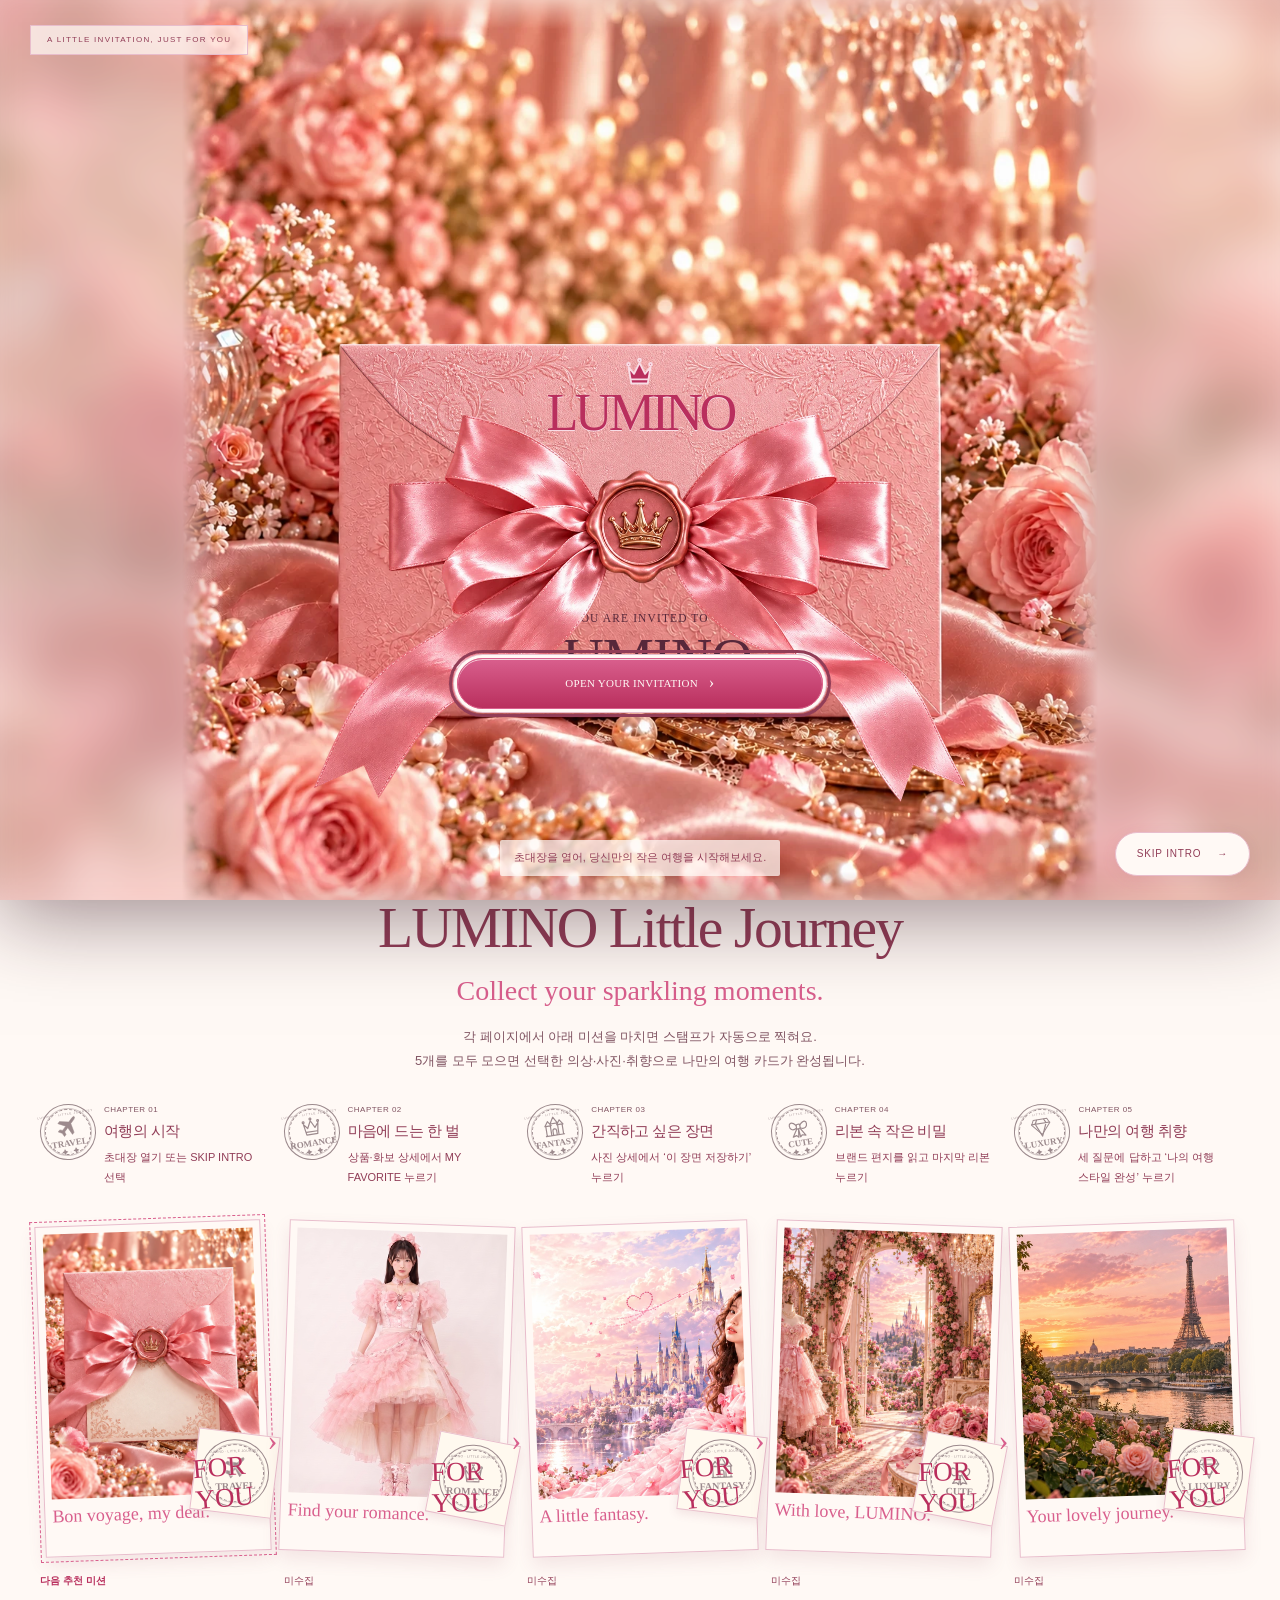
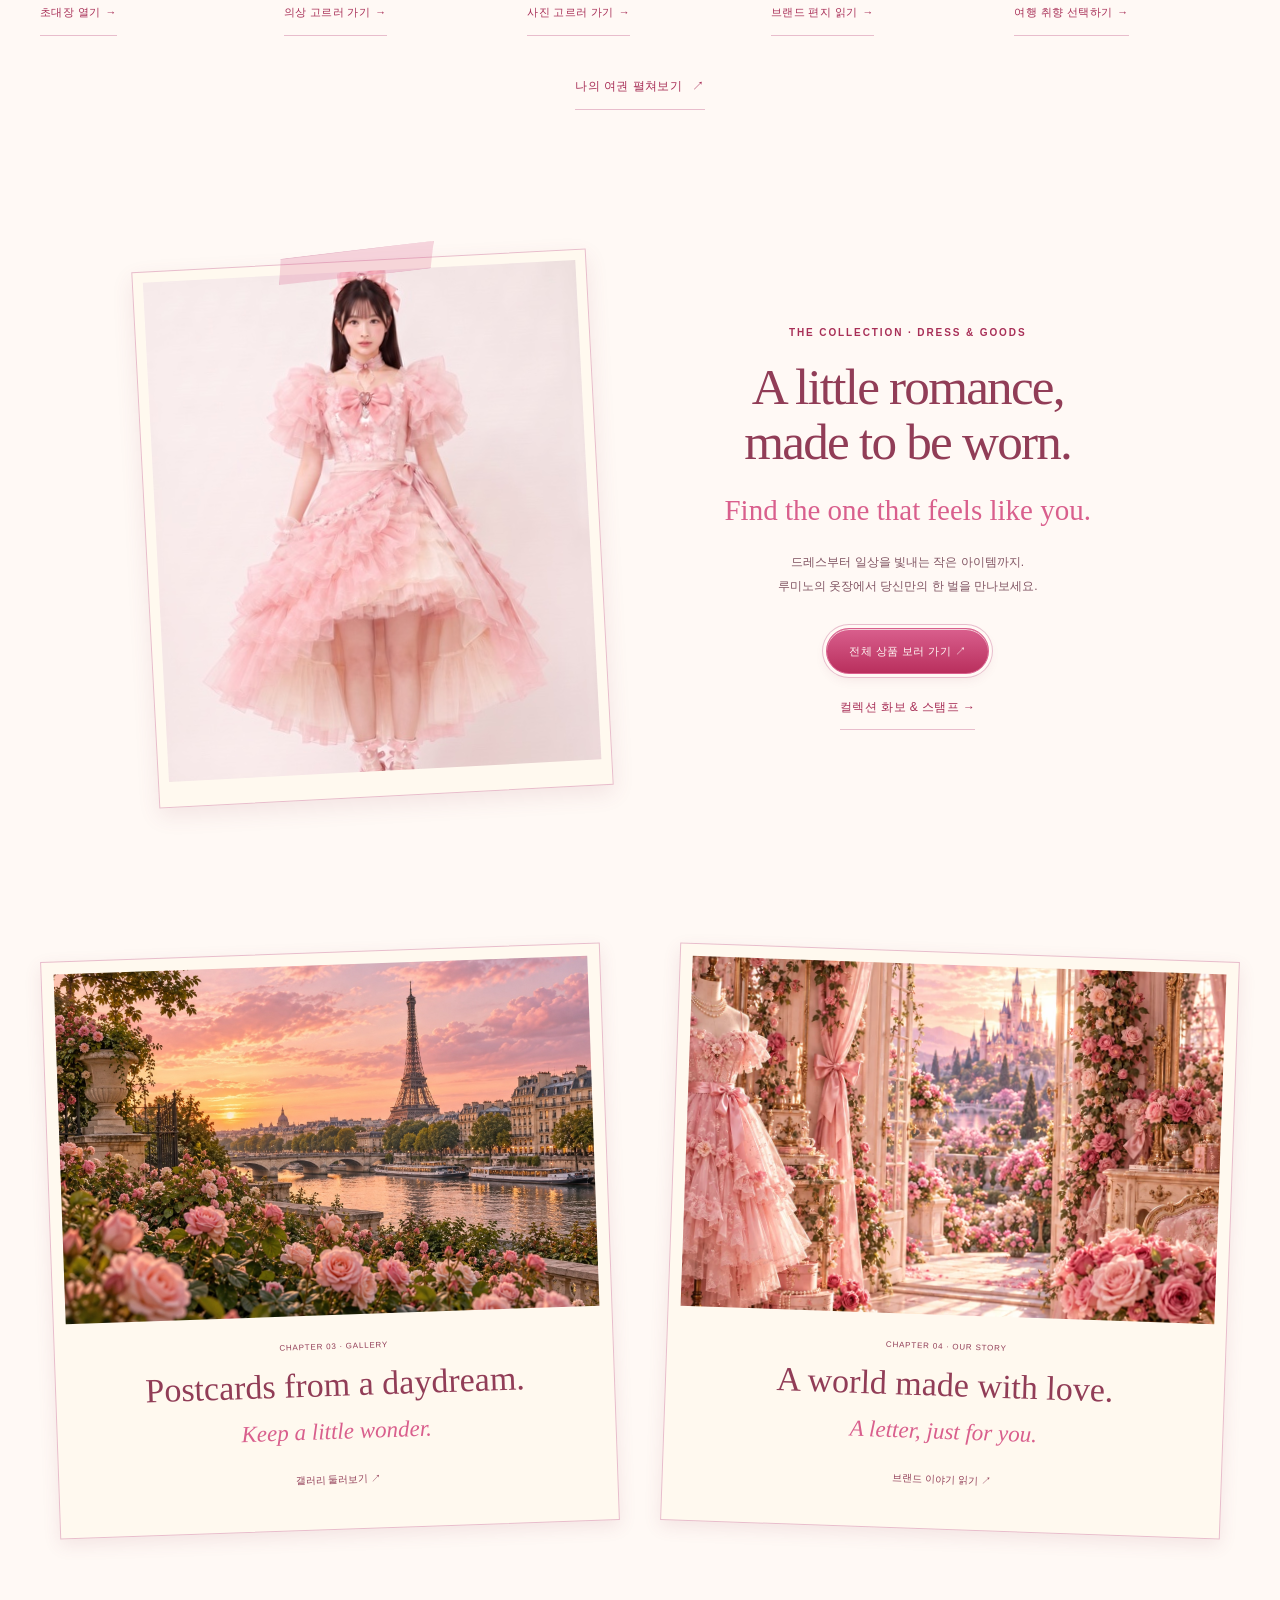
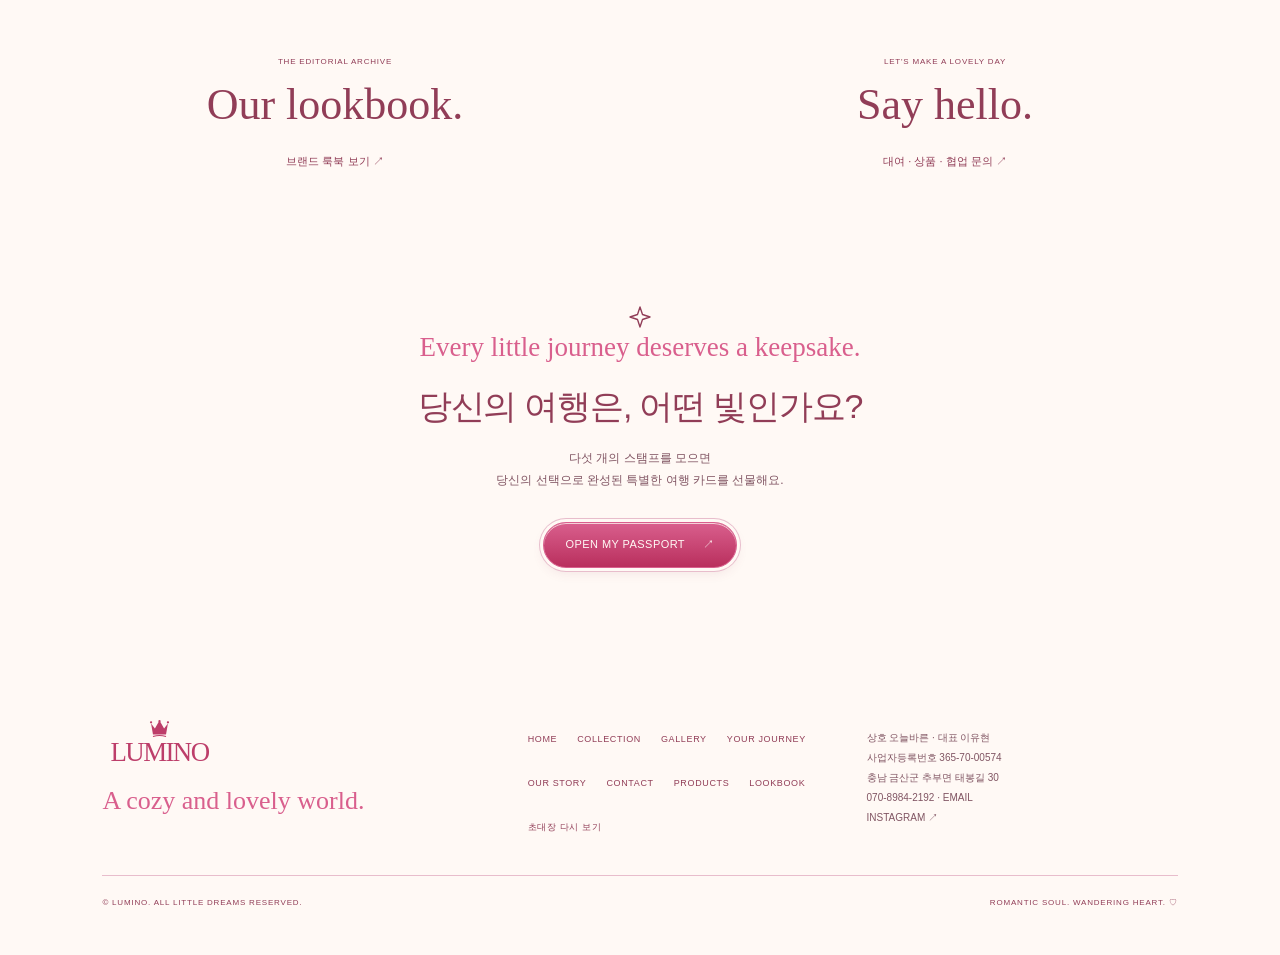
<file: index.html>
<!DOCTYPE html>
<html lang="ko">
<head>
  <meta charset="UTF-8"><meta name="viewport" content="width=device-width, initial-scale=1.0">
  <title>LUMINO — A Sparkling Little Journey</title>
  <meta name="description" content="반짝이는 작은 여행, 포근하고 사랑스러운 순간. 루미노의 컬렉션을 만나고 다섯 개의 추억으로 나만의 여행 여권을 완성하세요.">
  <meta property="og:title" content="LUMINO — A Sparkling Little Journey"><meta property="og:description" content="당신만의 반짝이는 여행이 시작되는 곳, 루미노."><meta property="og:image" content="images/lumino-world-hero.webp"><meta property="og:type" content="website">
  <meta name="theme-color" content="#FFF9F5">
  <link rel="icon" href="images/favicon.svg" data-site-image="images/favicon.svg" type="image/svg+xml">
  <link rel="preload" as="image" href="images/lumino-world-hero.webp" data-site-image="images/lumino-world-hero.webp">
  <link rel="stylesheet" href="style.css"><link rel="stylesheet" href="lumino.css">
  <link rel="stylesheet" href="lumino-world.css">
</head>
<body class="lumino-site" data-lumino-home>
  <a class="skip-link" href="#main">본문으로 바로가기</a>
  <header class="lumino-header" data-shared-header></header>
  <main id="main">
    <section id="home" class="dream-hero" aria-labelledby="hero-title">
      <img class="dream-scenery" src="images/lumino-world-hero.webp" data-site-image="images/lumino-world-hero.webp" alt="새틴 리본과 장미, 핑크빛 구름과 성을 배경으로 핑크 드레스를 입은 모델" fetchpriority="high" width="1672" height="941">
      <div class="hero-haze" aria-hidden="true"></div>
      <div class="hero-border" aria-hidden="true"></div>
      <div class="hero-content">
        <div class="hero-crown" data-icon="crown"></div>
        <h1 id="hero-title" class="brand-wordmark">LUMIN<span>O<i aria-hidden="true">✦</i></span></h1>
        <p class="script hero-script">A Sparkling Little Journey,<br>A Cozy and Lovely World.</p>
        <p class="hero-description">반짝이는 작은 여행, 포근하고 사랑스러운 순간.</p>
        <div class="hero-buttons"><a class="l-btn" href="about.html">DISCOVER OUR WORLD <span aria-hidden="true">↗</span></a><a class="l-btn outline" href="products.html">EXPLORE COLLECTION <span aria-hidden="true">→</span></a></div>
        <button type="button" class="quiet-link hero-invitation" data-action="replay-intro">초대장 다시 보기 ↗</button>
      </div>
      <div class="hero-postcard" aria-hidden="true"><span>WITH LOVE</span><p class="script">Let's<br>travel<br>together!</p><i>♡</i></div>
      <div class="hero-starlight" aria-hidden="true"><i>✦</i><i>✧</i><i>✦</i></div>
      <div class="hero-bottom"><span>ROMANTIC SOUL. WANDERING HEART.</span><a href="#little-journey">SCROLL TO EXPLORE <span aria-hidden="true">↓</span></a><span>WITH LOVE, LUMINO ♡</span></div>
    </section>
    <div class="love-strip" aria-hidden="true"><span>A LITTLE ROMANCE</span> ✧ <span>A LITTLE WONDER</span> ✧ <span>A LITTLE YOU</span> ✧ <span>A LITTLE ROMANCE</span> ✧ <span>A LITTLE WONDER</span></div>
    <section id="little-journey" class="chapter journey-map reveal">
      <div class="section-intro"><p class="eyebrow">YOUR PASSPORT TO A LOVELY WORLD</p><h2>LUMINO Little Journey</h2><p class="script">Collect your sparkling moments.</p><p>각 페이지에서 아래 미션을 마치면 스탬프가 자동으로 찍혀요.<br>5개를 모두 모으면 선택한 의상·사진·취향으로 나만의 여행 카드가 완성됩니다.</p></div>
      <div id="chapter-map" class="chapter-map"></div>
      <button class="quiet-link" data-action="passport">나의 여권 펼쳐보기 <span aria-hidden="true">↗</span></button>
    </section>
    <section class="chapter home-editorial reveal" aria-labelledby="home-collection-title">
      <a class="home-editorial-photo" href="products.html"><img src="images/layover-pink-front.jpg" data-site-image="images/layover-pink-front.jpg" alt="핑크 프릴 드레스 컬렉션 만나보기" loading="lazy" width="1200" height="1600"><span class="photo-tape" aria-hidden="true"></span></a>
      <div><p class="eyebrow">THE COLLECTION · DRESS & GOODS</p><h2 id="home-collection-title">A little romance,<br>made to be worn.</h2><p class="script">Find the one that feels like you.</p><p>드레스부터 일상을 빛내는 작은 아이템까지.<br>루미노의 옷장에서 당신만의 한 벌을 만나보세요.</p><a class="l-btn" href="products.html">전체 상품 보러 가기 ↗</a><a class="quiet-link" href="products.html#editorial">컬렉션 화보 & 스탬프 →</a></div>
    </section>
    <section class="home-destinations" aria-label="루미노의 다른 여행지">
      <a class="destination-postcard" href="gallery.html"><img src="images/lumino-paris.jpg" data-site-image="images/lumino-paris.jpg" alt="핑크빛 파리의 여행 엽서" loading="lazy" width="1024" height="1024"><span><small>CHAPTER 03 · GALLERY</small><strong>Postcards from a daydream.</strong><em class="script">Keep a little wonder.</em><b>갤러리 둘러보기 ↗</b></span></a>
      <a class="destination-postcard" href="about.html"><img src="images/lumino-world-atelier.webp" data-site-image="images/lumino-world-atelier.webp" alt="루미노의 드레스와 리본으로 꾸민 공간" loading="lazy" width="1200" height="1600"><span><small>CHAPTER 04 · OUR STORY</small><strong>A world made with love.</strong><em class="script">A letter, just for you.</em><b>브랜드 이야기 읽기 ↗</b></span></a>
    </section>
    <section class="chapter home-directory" aria-label="브랜드 안내"><a href="portfolio.html"><span>THE EDITORIAL ARCHIVE</span><strong>Our lookbook.</strong><small>브랜드 룩북 보기 ↗</small></a><a href="contact.html"><span>LET'S MAKE A LOVELY DAY</span><strong>Say hello.</strong><small>대여 · 상품 · 협업 문의 ↗</small></a></section>
    <section class="chapter closing-note reveal"><span data-icon="sparkle"></span><p class="script">Every little journey deserves a keepsake.</p><h2>당신의 여행은, 어떤 빛인가요?</h2><p>다섯 개의 스탬프를 모으면<br>당신의 선택으로 완성된 특별한 여행 카드를 선물해요.</p><button class="l-btn" data-action="passport">OPEN MY PASSPORT <span aria-hidden="true">↗</span></button></section>
  </main>
  <footer class="lumino-footer" data-shared-footer></footer>
  <noscript><p class="noscript-note">스탬프 수집과 여권은 JavaScript가 필요합니다. 브라우저 설정에서 JavaScript를 켜주세요.</p></noscript>
  <script type="module" src="lumino/app.js"></script>
</body>
</html>
</file>
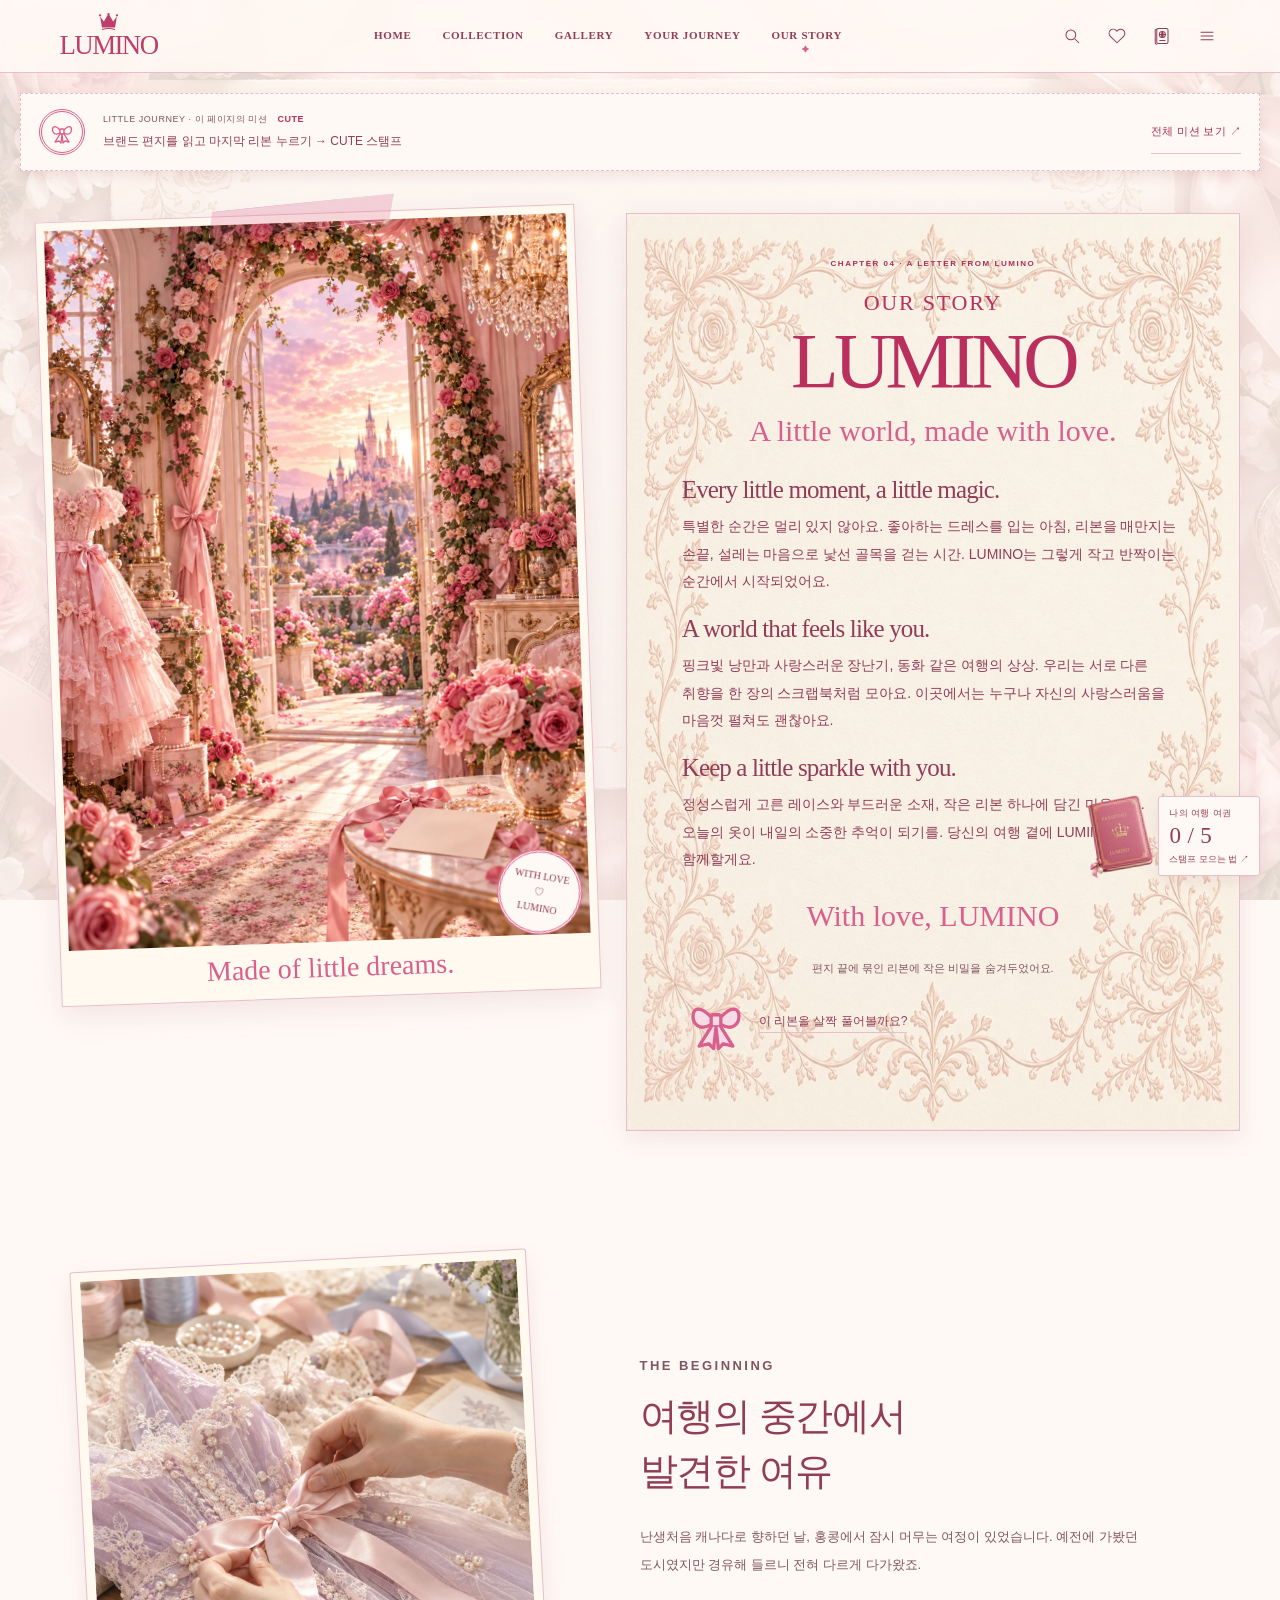
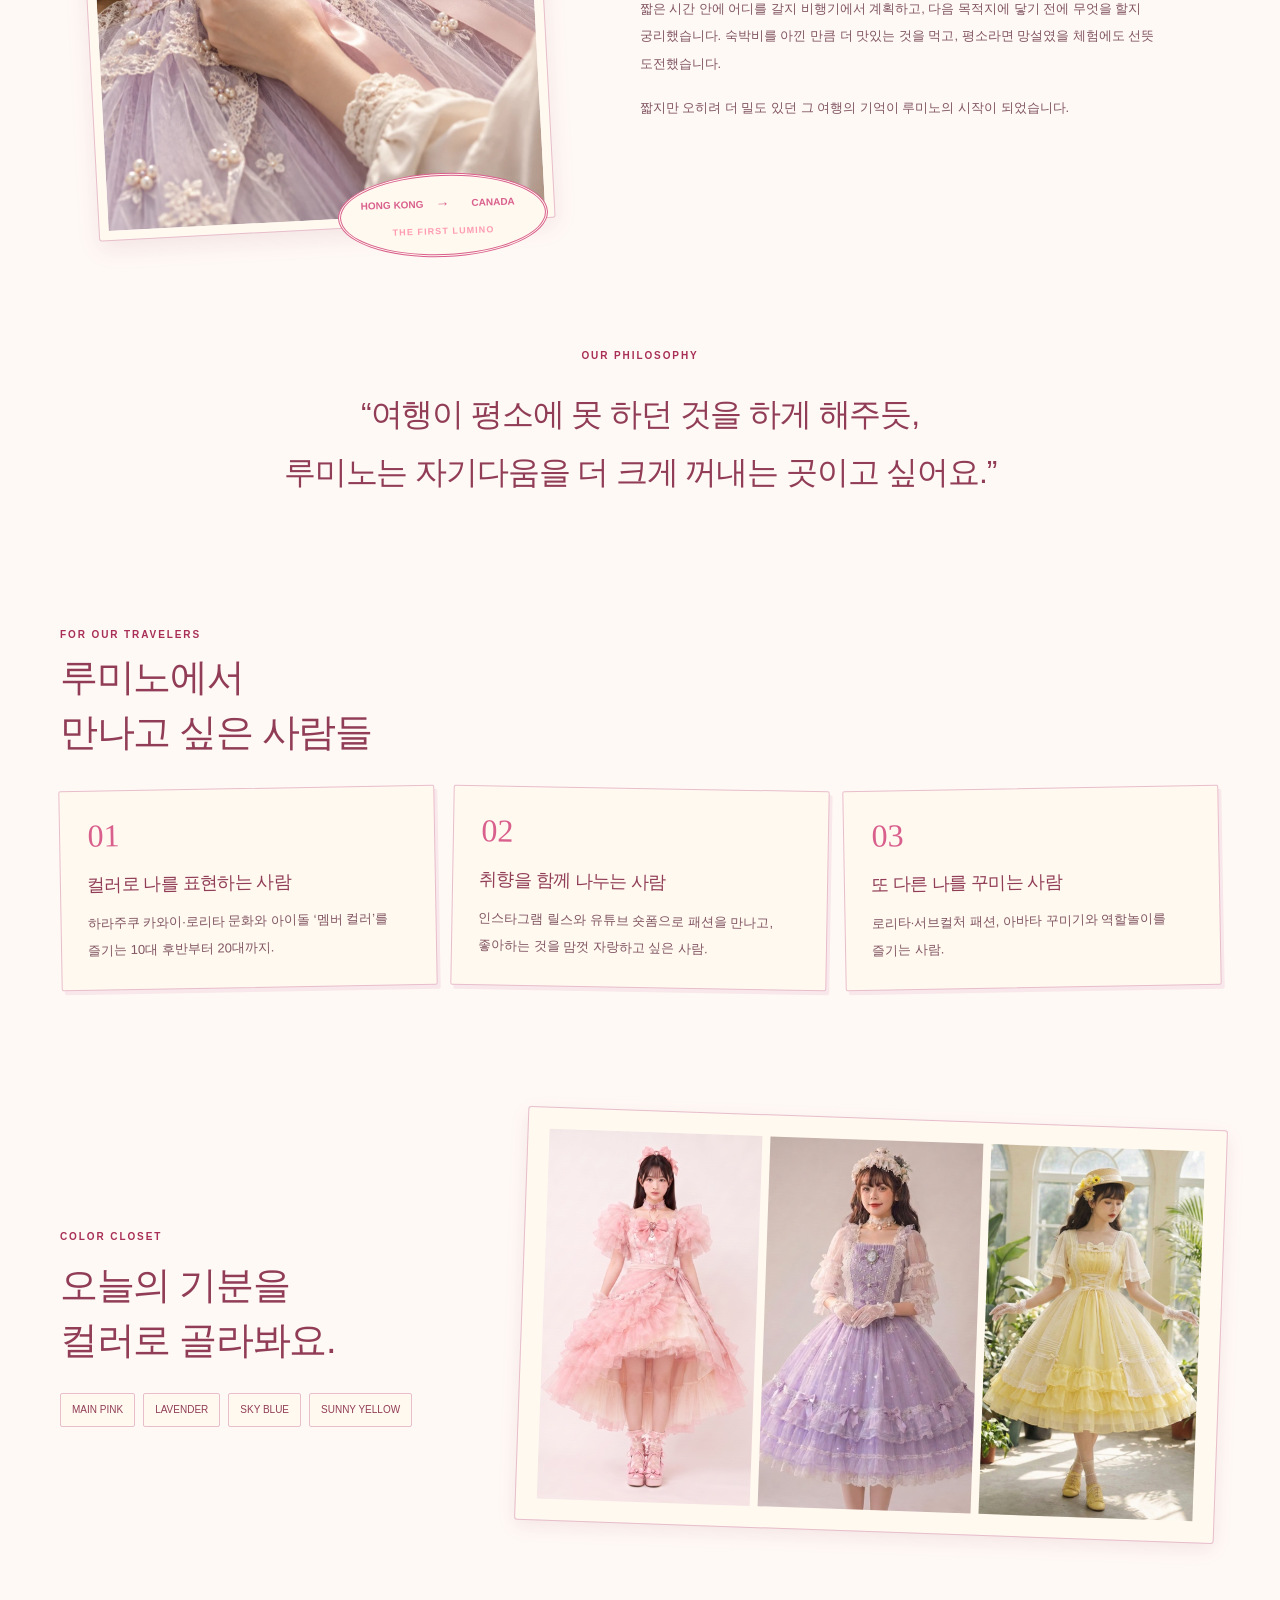
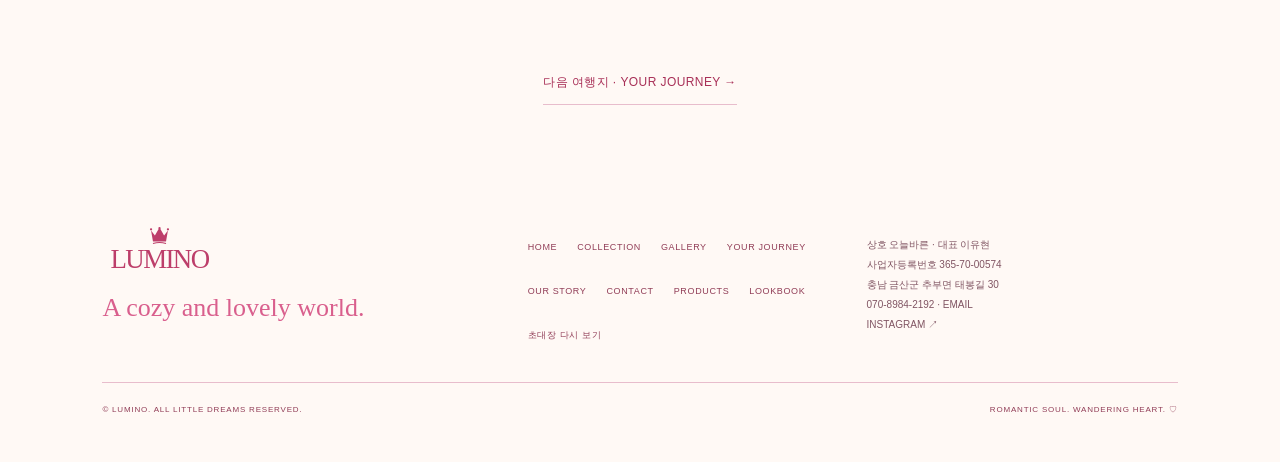
<file: about.html>
<!DOCTYPE html>
<html lang="ko">
<head>
  <meta charset="UTF-8" /><meta name="viewport" content="width=device-width, initial-scale=1.0" />
  <title>루미노 이야기 — LUMINO</title>
  <meta name="description" content="잠시 머무르는 여행에서 시작된 루미노의 이야기를 소개합니다." />
  <link rel="icon" href="images/favicon.svg" data-site-image="images/favicon.svg" type="image/svg+xml" /><link rel="stylesheet" href="style.css" />
  <link rel="stylesheet" href="lumino.css">
  <link rel="stylesheet" href="lumino-world.css">
</head>
<body class="lumino-site legacy-page">
  <a class="skip-link" href="#main">본문으로 바로가기</a>
  <header class="lumino-header" data-shared-header></header>

  <main id="main">
    <aside class="chapter-mission" data-mission="cute" aria-label="스탬프 수집 안내"></aside>
    <section id="story" class="story-chapter reveal" aria-labelledby="story-title">
      <div class="chapter story-layout"><div class="story-photo"><img src="images/lumino-world-atelier.webp" data-site-image="images/lumino-world-atelier.webp" alt="장미와 새틴 리본으로 꾸민 루미노 아틀리에의 열린 정원" loading="lazy" width="1200" height="1600"><span class="photo-tape" aria-hidden="true"></span><p class="script">Made of little dreams.</p><span class="story-postmark" aria-hidden="true">WITH LOVE<br>♡<br>LUMINO</span></div><div class="story-letter"><p class="eyebrow">CHAPTER 04 · A LETTER FROM LUMINO</p><h1 id="story-title"><small>OUR STORY</small>LUMINO</h1><p class="script story-salutation">A little world, made with love.</p><div id="story-copy"></div><div id="story-end"><p class="script">With love, LUMINO</p><p class="ribbon-hint">편지 끝에 묶인 리본에 작은 비밀을 숨겨두었어요.</p><button class="secret-ribbon" data-action="ribbon" aria-label="편지의 숨겨진 리본 풀기"><span data-icon="bow"></span><span>이 리본을 살짝 풀어볼까요?</span></button><p id="ribbon-message" role="status"></p></div></div></div>
    </section>
    <section class="section story-layout reveal">
      <div class="story-media"><img src="images/layover-craft-generated.webp" data-site-image="images/layover-craft-generated.webp" alt="레이스 드레스에 핑크 리본을 달고 있는 장인의 손" /><div class="story-stamp"><span>HONG KONG</span><strong>→</strong><span>CANADA</span><small>THE FIRST LUMINO</small></div></div>
      <div class="story-copy"><p class="eyebrow">THE BEGINNING</p><h2>여행의 중간에서<br />발견한 여유</h2><p>난생처음 캐나다로 향하던 날, 홍콩에서 잠시 머무는 여정이 있었습니다. 예전에 가봤던 도시였지만 경유해 들르니 전혀 다르게 다가왔죠.</p><p>짧은 시간 안에 어디를 갈지 비행기에서 계획하고, 다음 목적지에 닿기 전에 무엇을 할지 궁리했습니다. 숙박비를 아낀 만큼 더 맛있는 것을 먹고, 평소라면 망설였을 체험에도 선뜻 도전했습니다.</p><p>짧지만 오히려 더 밀도 있던 그 여행의 기억이 루미노의 시작이 되었습니다.</p></div>
    </section>

    <section class="section philosophy reveal"><p class="eyebrow">OUR PHILOSOPHY</p><blockquote>“여행이 평소에 못 하던 것을 하게 해주듯,<br />루미노는 자기다움을 더 크게 꺼내는 곳이고 싶어요.”</blockquote></section>

    <section class="section audience-section reveal">
      <header class="section-heading"><div><p class="eyebrow">FOR OUR TRAVELERS</p><h2>루미노에서<br />만나고 싶은 사람들</h2></div></header>
      <div class="audience-grid">
        <article><span>01</span><h3>컬러로 나를 표현하는 사람</h3><p>하라주쿠 카와이·로리타 문화와 아이돌 ‘멤버 컬러’를 즐기는 10대 후반부터 20대까지.</p></article>
        <article><span>02</span><h3>취향을 함께 나누는 사람</h3><p>인스타그램 릴스와 유튜브 숏폼으로 패션을 만나고, 좋아하는 것을 맘껏 자랑하고 싶은 사람.</p></article>
        <article><span>03</span><h3>또 다른 나를 꾸미는 사람</h3><p>로리타·서브컬처 패션, 아바타 꾸미기와 역할놀이를 즐기는 사람.</p></article>
      </div>
    </section>

    <section class="section color-closet reveal">
      <div class="closet-copy"><p class="eyebrow">COLOR CLOSET</p><h2>오늘의 기분을<br />컬러로 골라봐요.</h2><div class="tags"><span>MAIN PINK</span><span>LAVENDER</span><span>SKY BLUE</span><span>SUNNY YELLOW</span></div></div>
      <div class="closet-gallery"><img src="images/layover-pink-front.jpg" data-site-image="images/layover-pink-front.jpg" alt="핑크 드레스" /><img src="images/layover-lavender.jpg" data-site-image="images/layover-lavender.jpg" alt="라벤더 드레스" /><img src="images/layover-yellow.png" data-site-image="images/layover-yellow.png" alt="옐로 드레스" /></div>
    </section>

<section class="chapter chapter-next"><a class="quiet-link" href="journey.html">다음 여행지 · YOUR JOURNEY →</a></section>
  </main>

  <footer class="lumino-footer" data-shared-footer></footer>
  <script src="script.js"></script>
  <script type="module" src="lumino/app.js"></script>
</body>
</html>
</file>
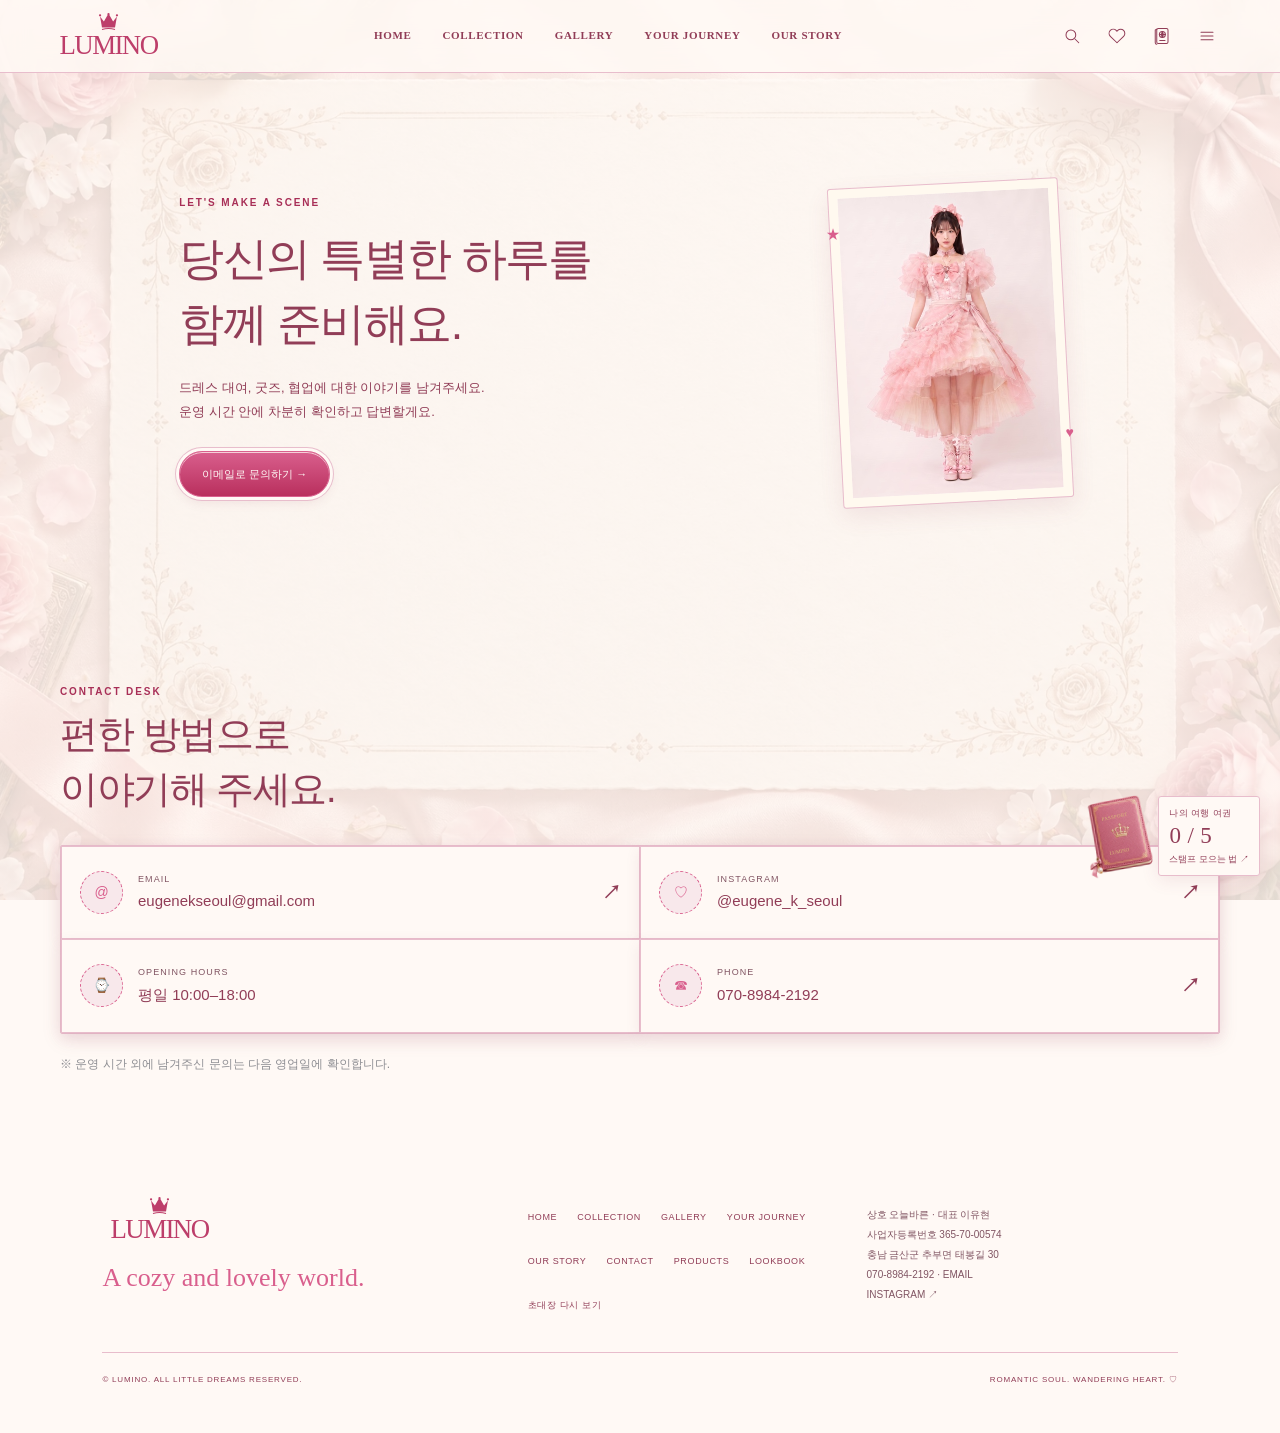
<file: contact.html>
<!DOCTYPE html>
<html lang="ko">
<head>
  <meta charset="UTF-8" /><meta name="viewport" content="width=device-width, initial-scale=1.0" />
  <title>문의 — LUMINO</title><meta name="description" content="LUMINO 드레스 대여와 협업을 문의해 주세요." />
  <link rel="icon" href="images/favicon.svg" data-site-image="images/favicon.svg" type="image/svg+xml" /><link rel="stylesheet" href="style.css" />
  <link rel="stylesheet" href="lumino.css">
  <link rel="stylesheet" href="lumino-world.css">
</head>
<body class="lumino-site legacy-page">
  <a class="skip-link" href="#main">본문으로 바로가기</a>
  <header class="lumino-header" data-shared-header></header>
  <main id="main">
    <section class="contact-hero"><div class="contact-copy"><p class="eyebrow">LET'S MAKE A SCENE</p><h1>당신의 특별한 하루를<br />함께 준비해요.</h1><p>드레스 대여, 굿즈, 협업에 대한 이야기를 남겨주세요.<br />운영 시간 안에 차분히 확인하고 답변할게요.</p><a class="btn" href="mailto:eugenekseoul@gmail.com?subject=LUMINO%20문의">이메일로 문의하기 →</a></div><div class="contact-dress"><img src="images/layover-pink-front.jpg" data-site-image="images/layover-pink-front.jpg" alt="루미노 핑크 드레스" /><span class="orbit one" aria-hidden="true">★</span><span class="orbit two" aria-hidden="true">♥</span></div></section>
    <div class="cloud-divider" aria-hidden="true"></div>
    <section class="section contact-section reveal">
      <header class="section-heading"><div><p class="eyebrow">CONTACT DESK</p><h2>편한 방법으로<br />이야기해 주세요.</h2></div></header>
      <div class="contact-list">
        <a class="contact-item" href="mailto:eugenekseoul@gmail.com"><span class="contact-icon" aria-hidden="true">@</span><div><p class="label">EMAIL</p><p class="value">eugenekseoul@gmail.com</p></div><b aria-hidden="true">↗</b></a>
        <a class="contact-item" href="https://www.instagram.com/eugene_k_seoul/" target="_blank" rel="noopener noreferrer"><span class="contact-icon" aria-hidden="true">♡</span><div><p class="label">INSTAGRAM</p><p class="value">@eugene_k_seoul</p></div><b aria-hidden="true">↗</b></a>
        <div class="contact-item"><span class="contact-icon" aria-hidden="true">⌚</span><div><p class="label">OPENING HOURS</p><p class="value">평일 10:00–18:00</p></div></div>
        <a class="contact-item" href="tel:07089842192"><span class="contact-icon" aria-hidden="true">☎</span><div><p class="label">PHONE</p><p class="value">070-8984-2192</p></div><b aria-hidden="true">↗</b></a>
      </div>
      <p class="contact-note">※ 운영 시간 외에 남겨주신 문의는 다음 영업일에 확인합니다.</p>
    </section>
  </main>
  <footer class="lumino-footer" data-shared-footer></footer>
  <script src="script.js"></script>
  <script type="module" src="lumino/app.js"></script>
</body>
</html>
</file>
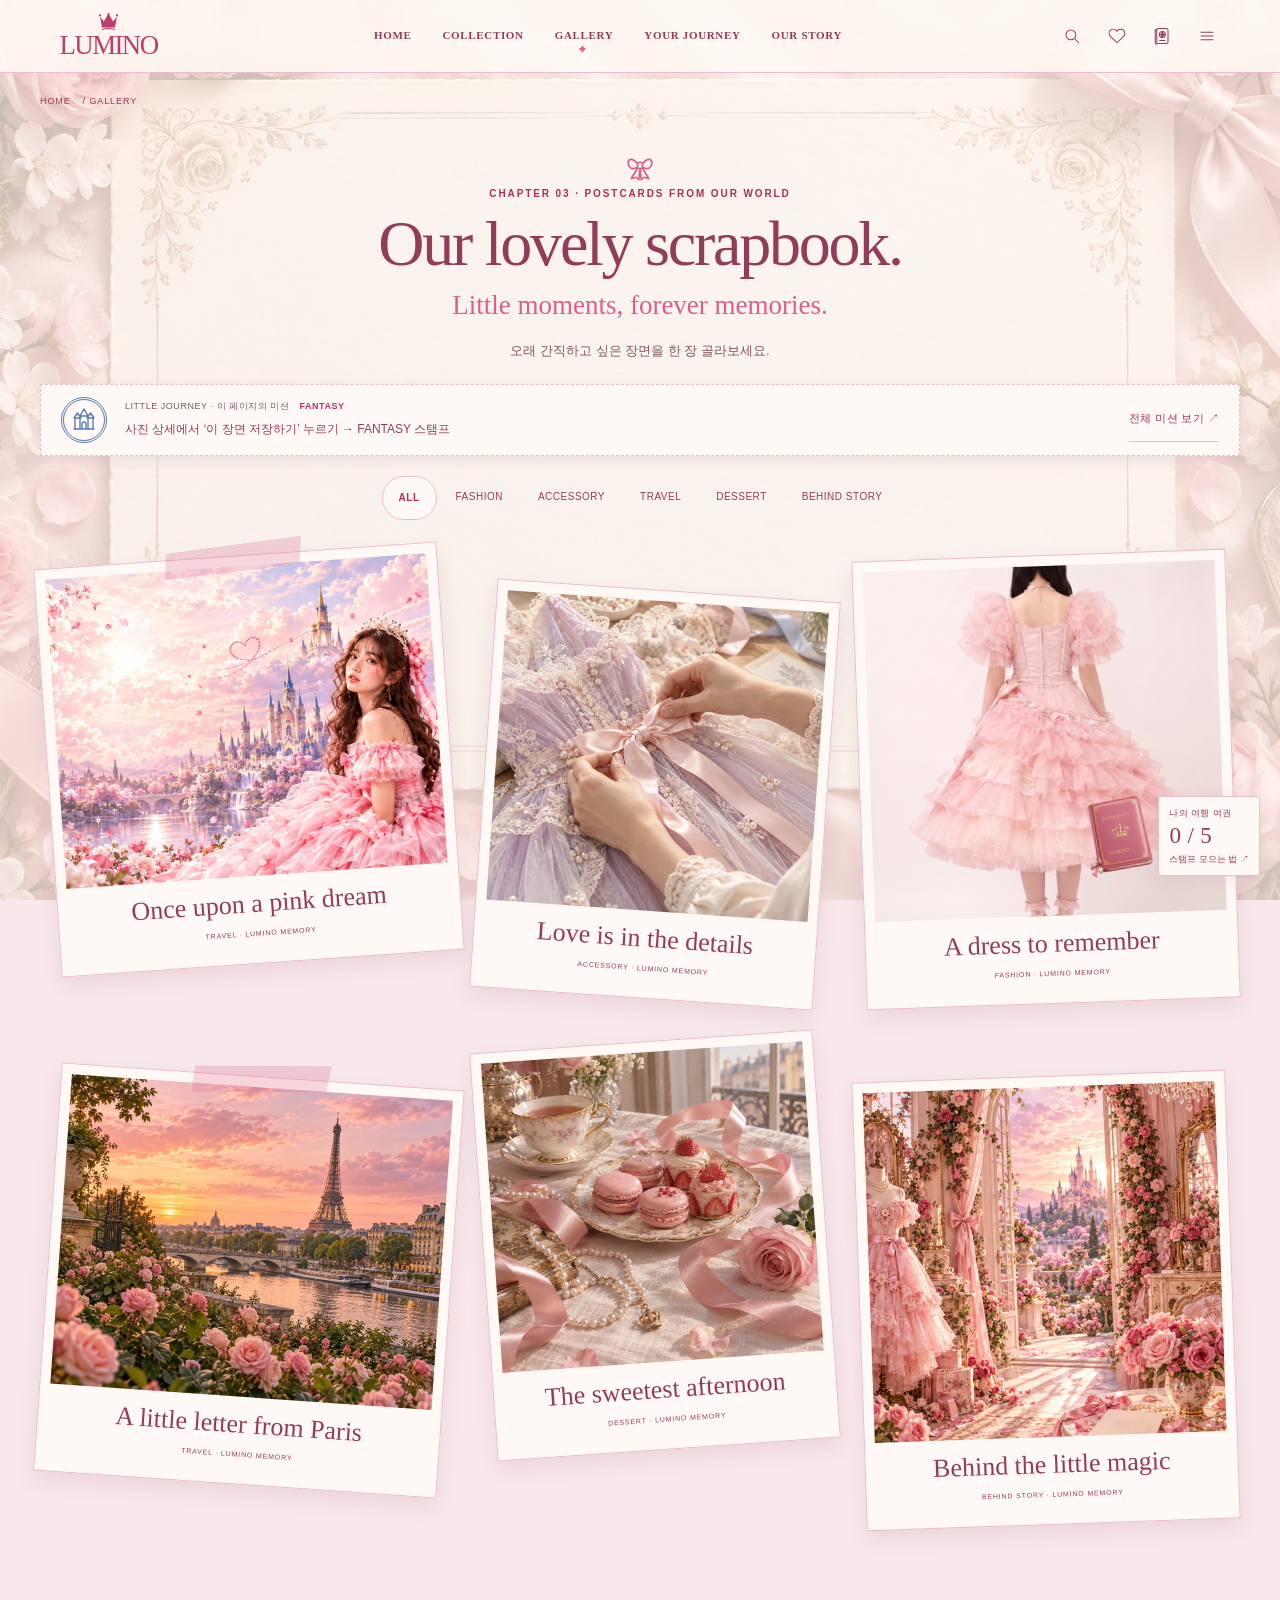
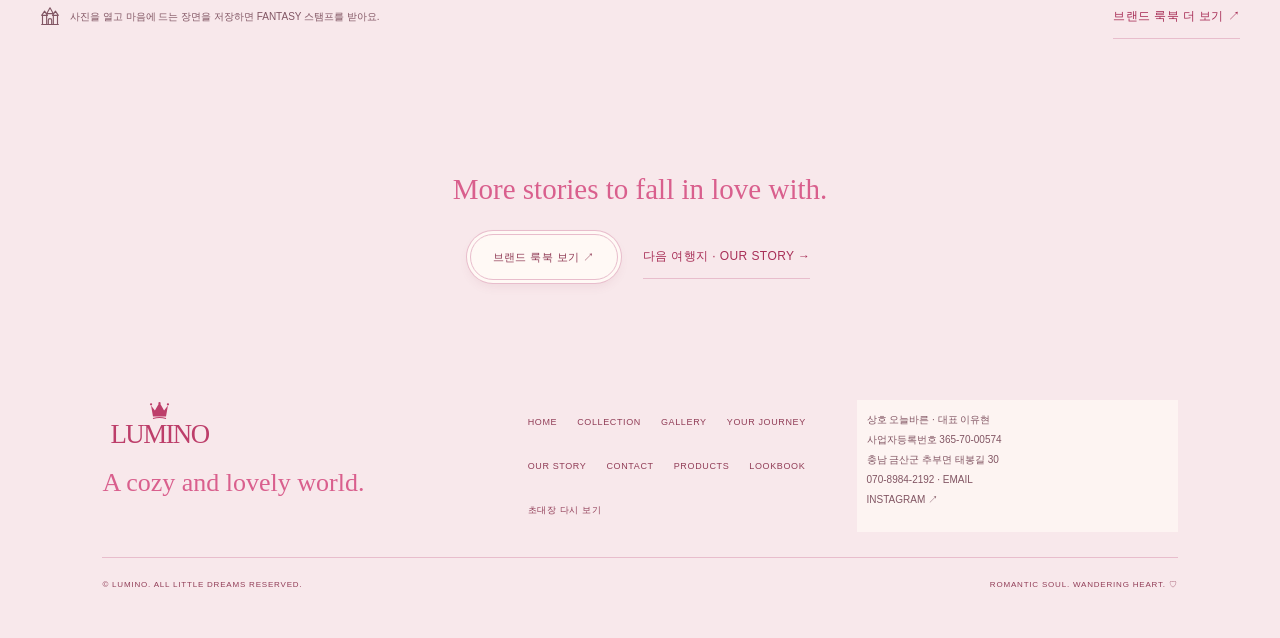
<file: gallery.html>
<!DOCTYPE html>
<html lang="ko">
<head>
  <meta charset="UTF-8"><meta name="viewport" content="width=device-width, initial-scale=1.0">
  <title>Gallery — LUMINO</title>
  <meta name="description" content="루미노 스크랩북에서 좋아하는 장면을 저장하고 FANTASY 스탬프를 모아보세요.">
  <meta property="og:title" content="LUMINO — A Sparkling Little Journey"><meta property="og:description" content="당신만의 반짝이는 여행이 시작되는 곳, 루미노."><meta property="og:image" content="images/lumino-world-hero.webp"><meta property="og:type" content="website">
  <meta name="theme-color" content="#FFF9F5">
  <link rel="icon" href="images/favicon.svg" data-site-image="images/favicon.svg" type="image/svg+xml">
  <link rel="stylesheet" href="style.css"><link rel="stylesheet" href="lumino.css">
  <link rel="stylesheet" href="lumino-world.css">
</head>
<body class="lumino-site chapter-page">
<a class="skip-link" href="#main">본문으로 바로가기</a>
<header class="lumino-header" data-shared-header></header>
<main id="main"><nav class="breadcrumb" aria-label="현재 위치"><a href="index.html">HOME</a><span> / GALLERY</span></nav>
    <section id="gallery" class="gallery-chapter" aria-labelledby="gallery-title">
      <div class="chapter">
        <header class="section-intro gallery-intro"><p class="eyebrow">CHAPTER 03 · POSTCARDS FROM OUR WORLD</p><h1 id="gallery-title">Our lovely scrapbook.</h1><p class="script">Little moments, forever memories.</p><p>오래 간직하고 싶은 장면을 한 장 골라보세요.</p></header>
    <aside class="chapter-mission" data-mission="fantasy" aria-label="스탬프 수집 안내"></aside>
        <div id="gallery-filters" class="gallery-filters" role="group" aria-label="갤러리 카테고리"></div>
        <div id="gallery-grid" class="scrapbook-grid" aria-live="polite"></div>
        <div class="chapter-footnote"><p><span data-icon="castle"></span>사진을 열고 마음에 드는 장면을 저장하면 FANTASY 스탬프를 받아요.</p><a class="quiet-link" href="portfolio.html">브랜드 룩북 더 보기 ↗</a></div>
      </div>
    </section>
<section class="chapter chapter-next"><p class="script">More stories to fall in love with.</p><a class="l-btn outline" href="portfolio.html">브랜드 룩북 보기 ↗</a><a class="quiet-link" href="about.html">다음 여행지 · OUR STORY →</a></section>
</main>
<footer class="lumino-footer" data-shared-footer></footer>
<script type="module" src="lumino/app.js"></script>
</body>
</html>
</file>
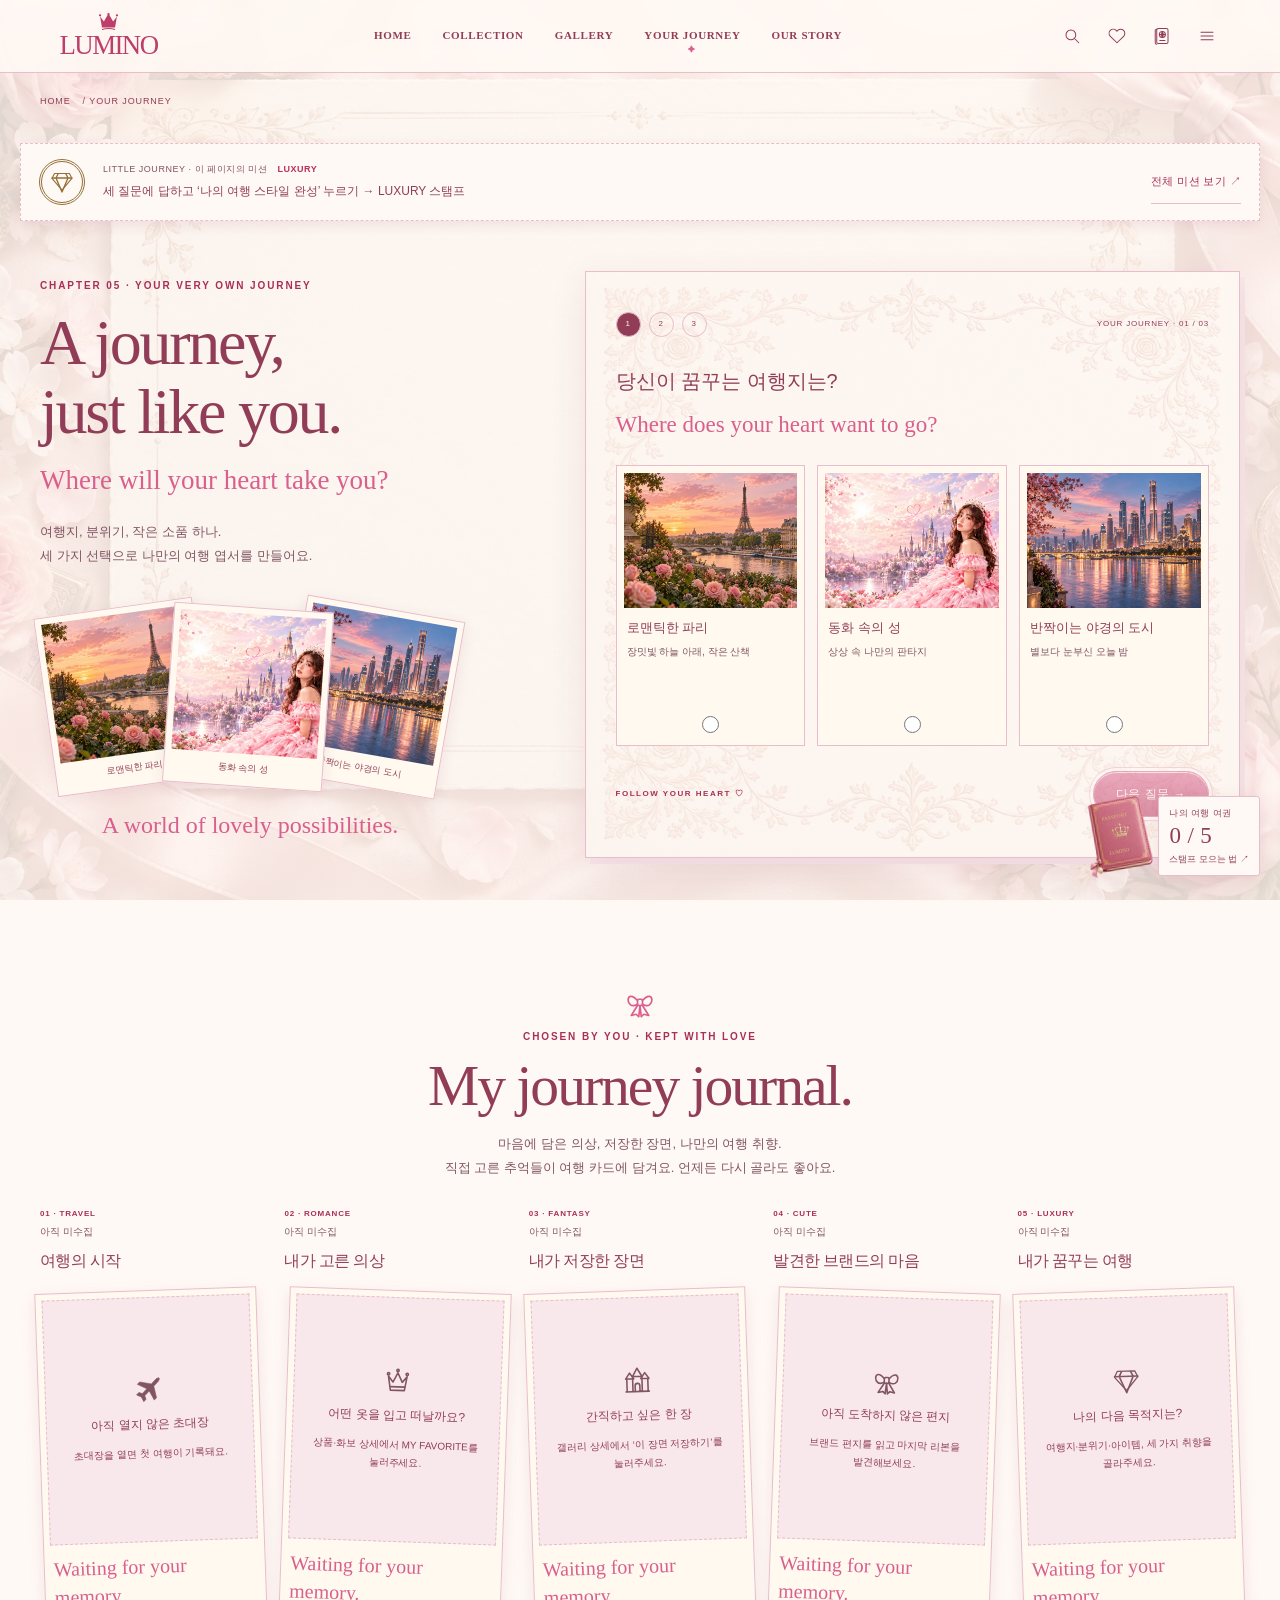
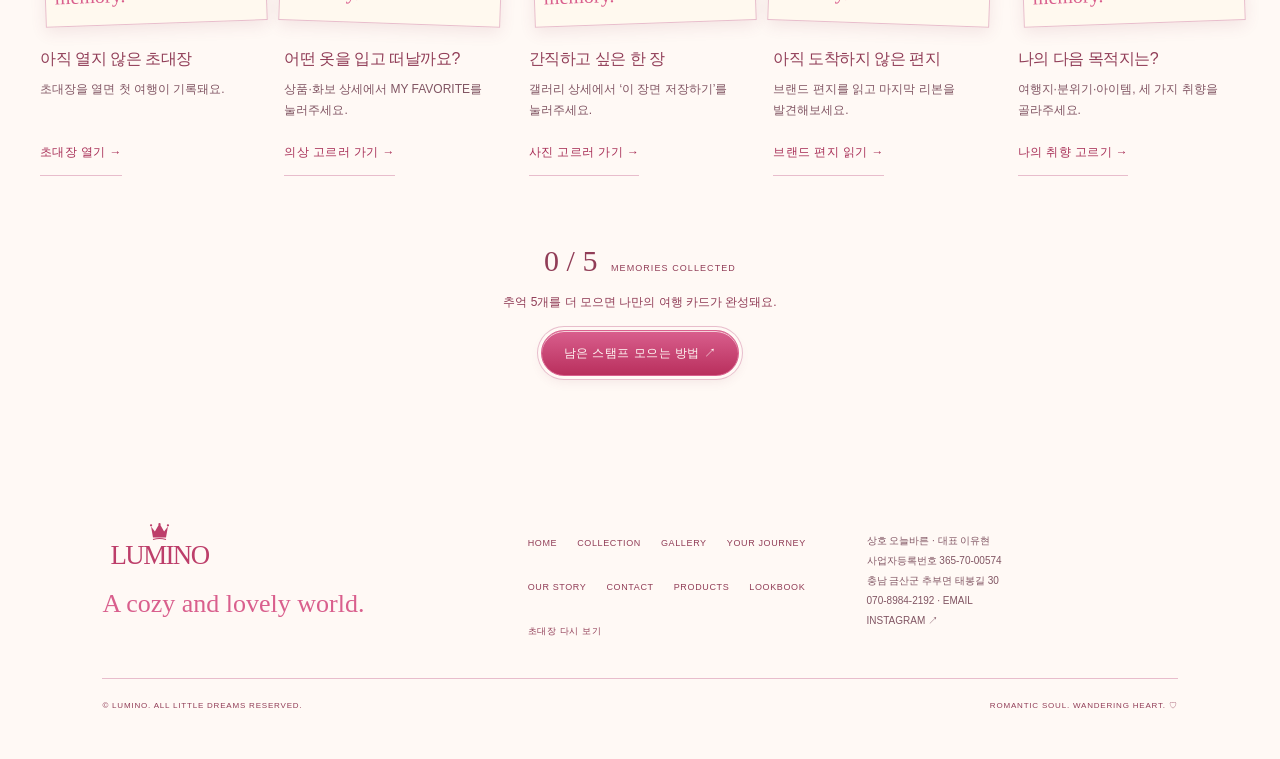
<file: journey.html>
<!DOCTYPE html>
<html lang="ko">
<head>
  <meta charset="UTF-8"><meta name="viewport" content="width=device-width, initial-scale=1.0">
  <title>Your Journey — LUMINO</title>
  <meta name="description" content="당신만의 여행 취향과 다섯 개의 추억으로 루미노 여행 카드를 완성하세요.">
  <meta property="og:title" content="LUMINO — A Sparkling Little Journey"><meta property="og:description" content="당신만의 반짝이는 여행이 시작되는 곳, 루미노."><meta property="og:image" content="images/lumino-world-hero.webp"><meta property="og:type" content="website">
  <meta name="theme-color" content="#FFF9F5">
  <link rel="icon" href="images/favicon.svg" data-site-image="images/favicon.svg" type="image/svg+xml">
  <link rel="stylesheet" href="style.css"><link rel="stylesheet" href="lumino.css">
  <link rel="stylesheet" href="lumino-world.css">
</head>
<body class="lumino-site chapter-page journey-page">
<a class="skip-link" href="#main">본문으로 바로가기</a>
<header class="lumino-header" data-shared-header></header>
<main id="main"><nav class="breadcrumb" aria-label="현재 위치"><a href="index.html">HOME</a><span> / YOUR JOURNEY</span></nav>
    <aside class="chapter-mission" data-mission="luxury" aria-label="스탬프 수집 안내"></aside>
    <section id="journey" class="chapter taste-chapter" aria-labelledby="journey-title">
      <div class="taste-heading"><p class="eyebrow">CHAPTER 05 · YOUR VERY OWN JOURNEY</p><h1 id="journey-title">A journey,<br>just like you.</h1><p class="script">Where will your heart take you?</p><p>여행지, 분위기, 작은 소품 하나.<br>세 가지 선택으로 나만의 여행 엽서를 만들어요.</p><div id="taste-preview" class="taste-preview"></div></div>
      <div class="taste-paper"><div class="taste-progress" id="taste-progress"></div><form id="taste-form"></form><div id="taste-result" hidden></div></div>
    </section>
<section id="journal" class="chapter journey-map" aria-labelledby="journal-title"><div class="section-intro"><p class="eyebrow">CHOSEN BY YOU · KEPT WITH LOVE</p><h2 id="journal-title">My journey journal.</h2><p>마음에 담은 의상, 저장한 장면, 나만의 여행 취향.<br>직접 고른 추억들이 여행 카드에 담겨요. 언제든 다시 골라도 좋아요.</p></div><div id="journey-journal" class="journey-journal"></div><div id="journal-summary" class="journal-summary"></div></section>
</main>
<footer class="lumino-footer" data-shared-footer></footer>
<script type="module" src="lumino/app.js"></script>
</body>
</html>
</file>
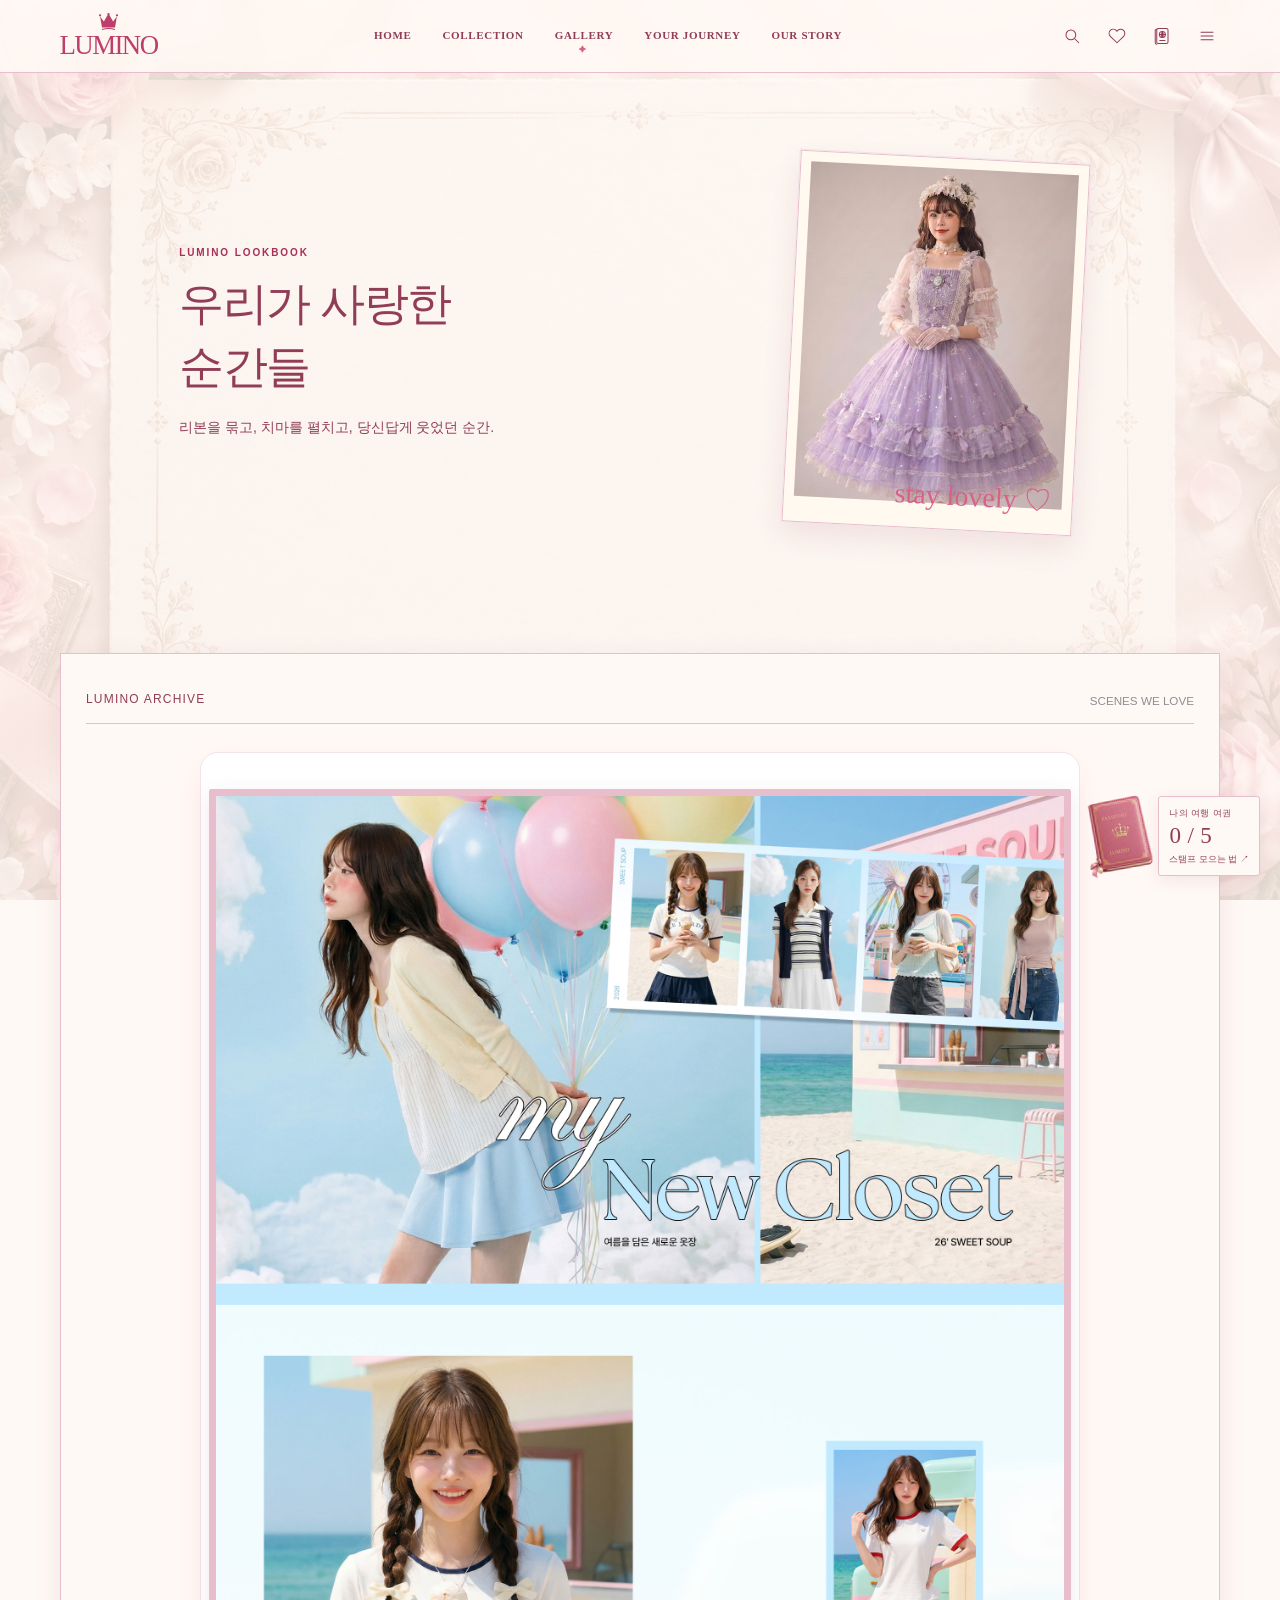
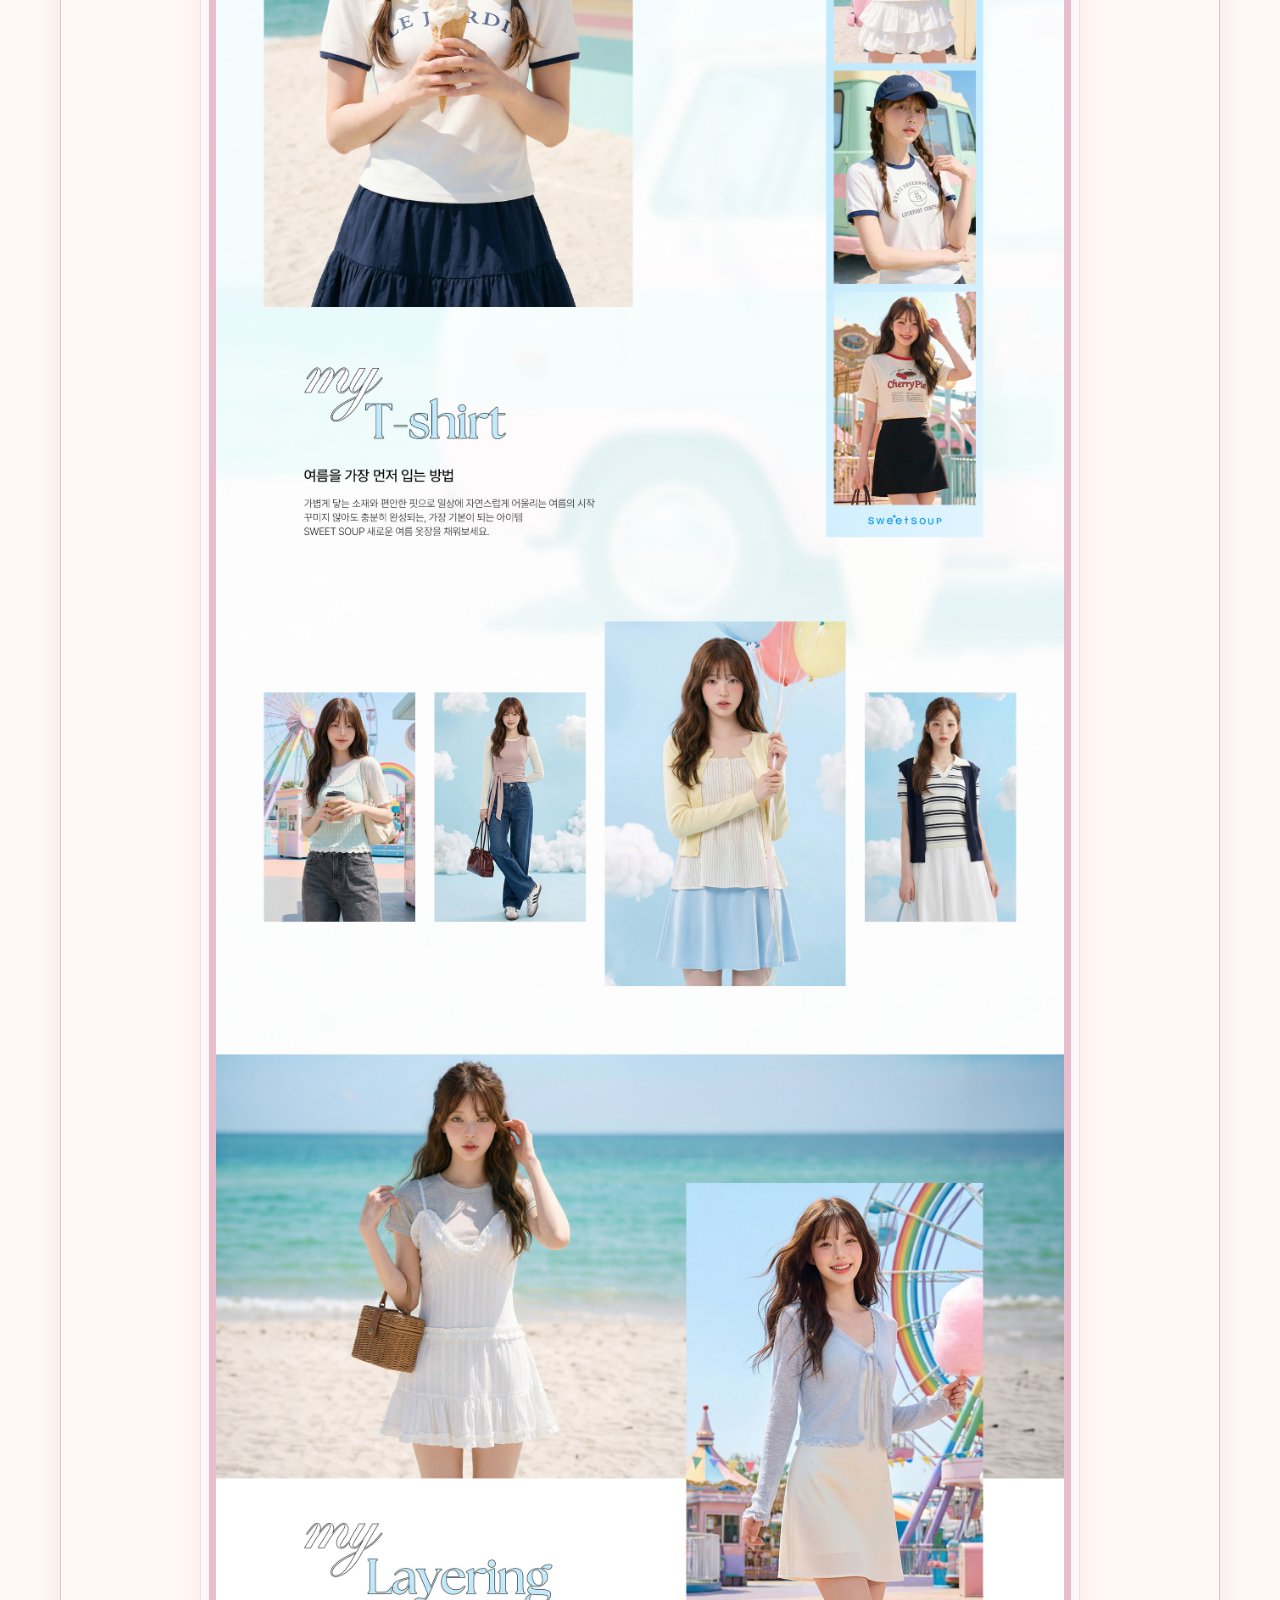
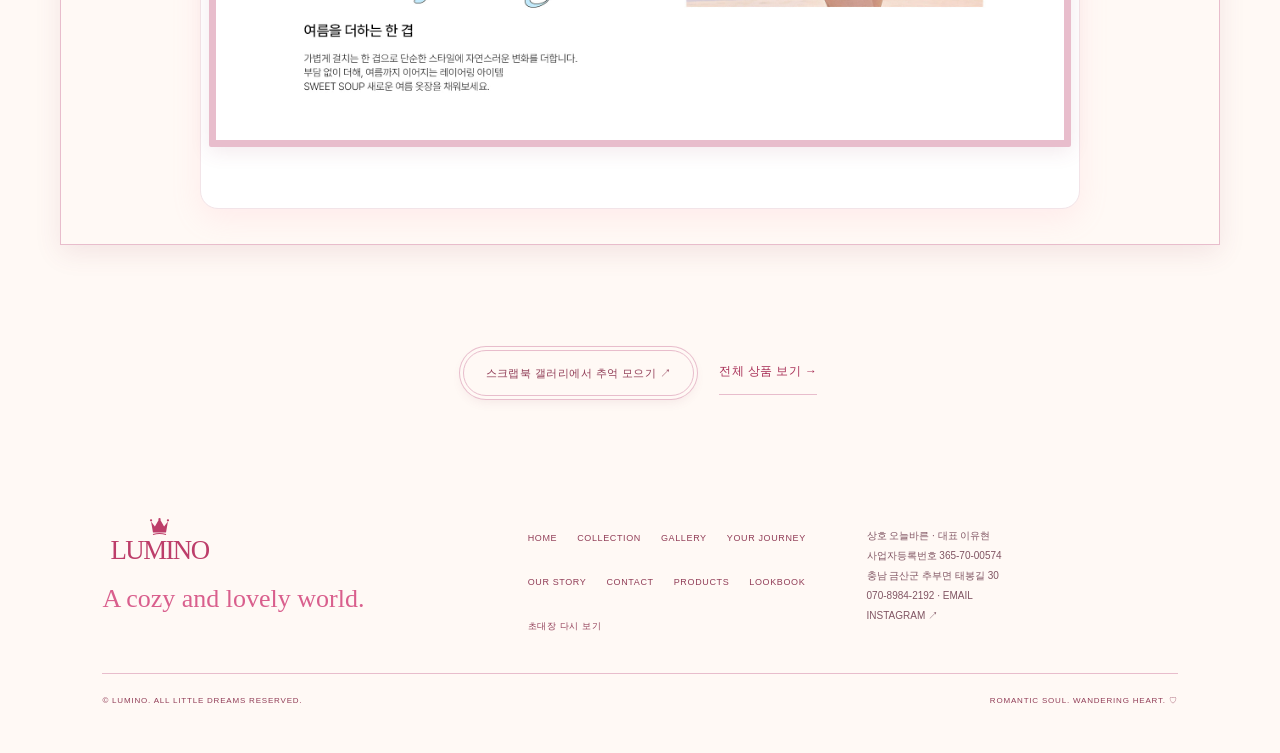
<file: portfolio.html>
<!DOCTYPE html>
<html lang="ko">
<head>
  <meta charset="UTF-8" /><meta name="viewport" content="width=device-width, initial-scale=1.0" />
  <title>룩북 — LUMINO</title><meta name="description" content="LUMINO가 만든 로맨스 판타지의 장면들을 만나보세요." />
  <link rel="icon" href="images/favicon.svg" data-site-image="images/favicon.svg" type="image/svg+xml" /><link rel="stylesheet" href="style.css" /><link rel="stylesheet" href="rich-content.css?v=20260826-rich-editor-1" />
  <link rel="stylesheet" href="lumino.css">
  <link rel="stylesheet" href="lumino-world.css">
</head>
<body class="lumino-site legacy-page">
  <a class="skip-link" href="#main">본문으로 바로가기</a>
  <header class="lumino-header" data-shared-header></header>
  <main id="main">
    <section class="page-head lookbook-head"><div><p class="eyebrow">LUMINO LOOKBOOK</p><h1>우리가 사랑한<br />순간들</h1><p>리본을 묶고, 치마를 펼치고, 당신답게 웃었던 순간.</p></div><div class="polaroid"><img src="images/layover-lavender.jpg" data-site-image="images/layover-lavender.jpg" alt="라벤더 드레스 룩북" /><span>stay lovely ♡</span></div></section>
    <div class="cloud-divider" aria-hidden="true"></div>
    <section class="section portfolio-shell"><div class="portfolio-label"><span>LUMINO ARCHIVE</span><small>SCENES WE LOVE</small></div><article id="portfolioContent" class="portfolio-content" aria-live="polite"><p class="portfolio-status">룩북을 불러오는 중입니다.</p></article></section>
  <section class="chapter chapter-next"><a class="l-btn outline" href="gallery.html">스크랩북 갤러리에서 추억 모으기 ↗</a><a class="quiet-link" href="products.html">전체 상품 보기 →</a></section>
  </main>
  <footer class="lumino-footer" data-shared-footer></footer>
  <script src="catalog.js?v=20260826-rich-editor-1"></script><script src="portfolio.js"></script><script src="script.js"></script>
  <script type="module" src="lumino/app.js"></script>
</body>
</html>
</file>
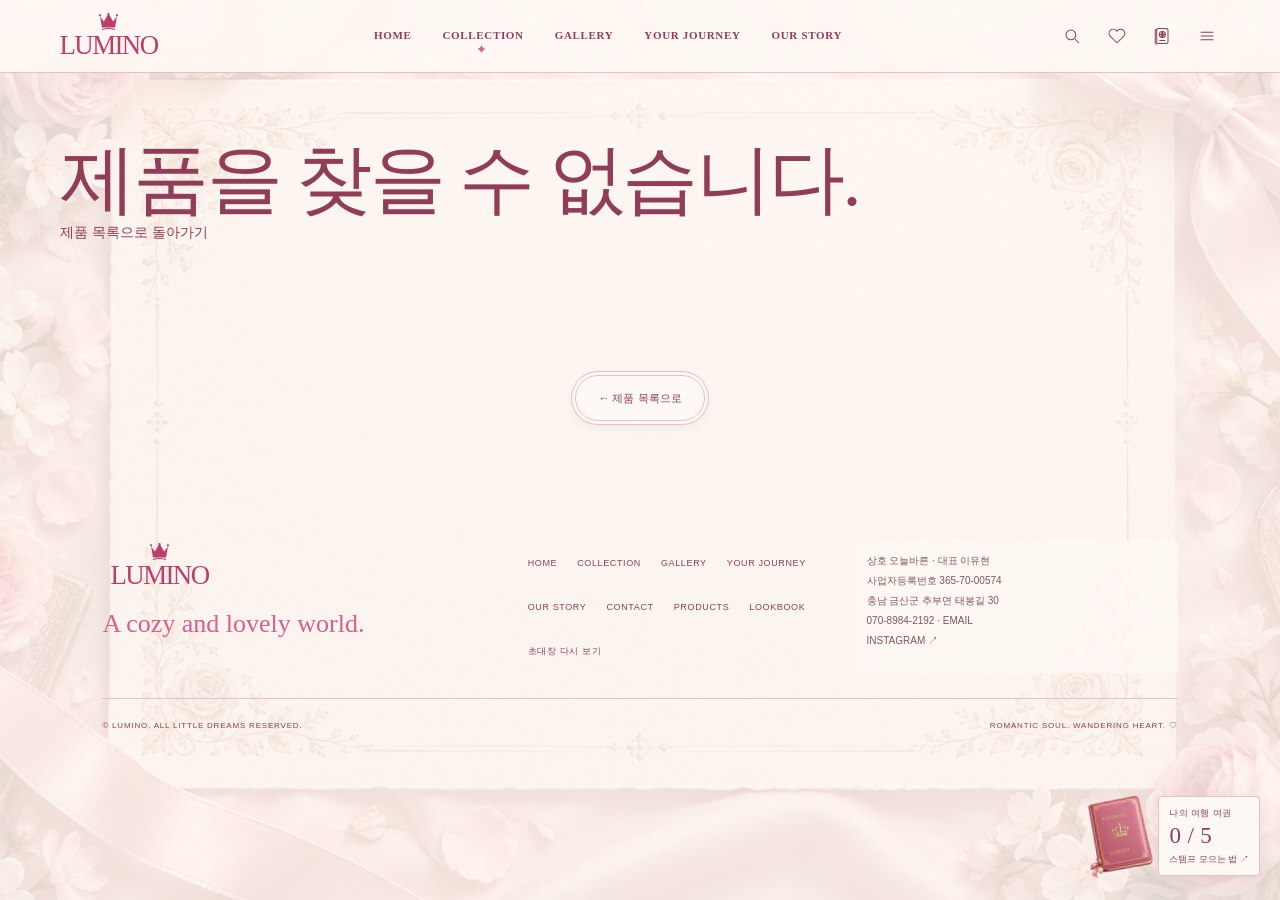
<file: product.html>
<!DOCTYPE html>
<html lang="ko">
<head>
  <meta charset="UTF-8" />
  <meta name="viewport" content="width=device-width, initial-scale=1.0" />
  <title>드레스 상세 — LUMINO</title>
  <meta name="description" content="LUMINO 드레스 상세 정보" />
  <link rel="icon" href="images/favicon.svg" data-site-image="images/favicon.svg" type="image/svg+xml" />
  <link rel="stylesheet" href="style.css?v=20260917-layover-1" />
  <link rel="stylesheet" href="rich-content.css?v=20260826-rich-editor-1" />
  <link rel="stylesheet" href="lumino.css">
  <link rel="stylesheet" href="lumino-world.css">
</head>
<body class="lumino-site legacy-page">
  <a class="skip-link" href="#product-detail">본문으로 바로가기</a>

  <header class="lumino-header" data-shared-header></header>

  <!-- 브랜드 담당자가 만든 제품 정보와 상세 내용이 자동으로 채워집니다. -->
  <main id="product-detail" aria-live="polite">
    <section class="section"><p>제품 정보를 불러오는 중…</p></section>
  </main>

  <dialog id="purchaseDialog" class="purchase-dialog" aria-labelledby="purchaseDialogTitle">
    <section class="purchase-dialog-card">
      <header class="purchase-dialog-header">
        <div>
          <p class="purchase-dialog-eyebrow">PURCHASE</p>
          <h2 id="purchaseDialogTitle">구매 안내</h2>
        </div>
        <form method="dialog">
          <button class="purchase-dialog-close" type="submit" aria-label="구매 안내 닫기">×</button>
        </form>
      </header>
      <p id="purchaseDialogProduct" class="purchase-dialog-product"></p>
      <div id="purchaseDialogContent" class="purchase-dialog-content"></div>
      <form class="purchase-dialog-actions" method="dialog">
        <button class="btn" type="submit">확인</button>
      </form>
    </section>
  </dialog>

  <section class="section product-back">
    <a href="products.html" class="btn ghost">← 제품 목록으로</a>
  </section>

  <footer class="lumino-footer" data-shared-footer></footer>

  <script src="script.js"></script>
  <script src="catalog.js?v=20260826-rich-editor-1"></script>
  <script>
    const productId = new URLSearchParams(location.search).get("id");

    function imageMarkup(source, alt, className, eager) {
      const safeSource = ProductCatalog.safeImageUrl(source);
      if (!safeSource) return "";
      return '<img class="' + className + '" src="' + ProductCatalog.escapeHtml(safeSource) +
        '" alt="' + ProductCatalog.escapeHtml(alt || "") + '" loading="' + (eager ? "eager" : "lazy") +
        '" onerror="this.parentElement.classList.add(\'product-image-placeholder\');this.remove()" />';
    }

    function renderHeroGallery(product) {
      const esc = ProductCatalog.escapeHtml;
      const images = (Array.isArray(product.images) ? product.images : [])
        .map((source) => ProductCatalog.safeImageUrl(source))
        .filter(Boolean);

      if (!images.length) {
        return '<div class="product-hero-image product-image-placeholder"></div>';
      }

      const slides = images.map((source, index) =>
        '<figure class="product-hero-image" data-carousel-slide role="group" aria-roledescription="슬라이드" ' +
          'aria-label="' + (index + 1) + ' / ' + images.length + '" aria-hidden="' + (index === 0 ? "false" : "true") + '">' +
          imageMarkup(source, product.name + " 이미지 " + (index + 1), "", index === 0) +
        "</figure>"
      ).join("");

      const controls = images.length > 1
        ? '<button class="product-carousel-button previous" type="button" data-carousel-previous aria-label="이전 이미지">←</button>' +
          '<button class="product-carousel-button next" type="button" data-carousel-next aria-label="다음 이미지">→</button>' +
          '<div class="product-carousel-footer">' +
            '<p class="product-carousel-count" aria-live="polite"><strong data-carousel-current>1</strong> / ' + images.length + "</p>" +
            '<div class="product-carousel-dots" aria-label="대표 이미지 선택">' +
              images.map((_, index) =>
                '<button class="product-carousel-dot" type="button" data-carousel-index="' + index + '" ' +
                  'aria-label="' + (index + 1) + '번째 이미지 보기" aria-current="' + (index === 0 ? "true" : "false") + '"></button>'
              ).join("") +
            "</div>" +
          "</div>"
        : "";

      return '<div class="product-hero-carousel' + (images.length > 1 ? " has-multiple" : "") + '" ' +
        'data-product-carousel aria-roledescription="캐러셀" aria-label="' + esc(product.name) + ' 대표 이미지">' +
          '<div class="product-carousel-viewport"><div class="product-carousel-track">' + slides + "</div></div>" +
          controls +
        "</div>";
    }

    function setupProductCarousels() {
      document.querySelectorAll("[data-product-carousel]").forEach((carousel) => {
        const track = carousel.querySelector(".product-carousel-track");
        const viewport = carousel.querySelector(".product-carousel-viewport");
        const slides = Array.from(carousel.querySelectorAll("[data-carousel-slide]"));
        const dots = Array.from(carousel.querySelectorAll("[data-carousel-index]"));
        const currentLabel = carousel.querySelector("[data-carousel-current]");
        if (!track || !viewport || slides.length < 2) return;

        let current = 0;
        let touchStartX = 0;
        let touchStartY = 0;

        function showSlide(nextIndex) {
          current = (nextIndex + slides.length) % slides.length;
          track.style.transform = "translate3d(-" + (current * 100) + "%, 0, 0)";
          slides.forEach((slide, index) => slide.setAttribute("aria-hidden", String(index !== current)));
          dots.forEach((dot, index) => dot.setAttribute("aria-current", String(index === current)));
          if (currentLabel) currentLabel.textContent = String(current + 1);
        }

        carousel.querySelector("[data-carousel-previous]").addEventListener("click", () => showSlide(current - 1));
        carousel.querySelector("[data-carousel-next]").addEventListener("click", () => showSlide(current + 1));
        dots.forEach((dot) => dot.addEventListener("click", () => showSlide(Number(dot.dataset.carouselIndex))));

        carousel.addEventListener("keydown", (event) => {
          if (event.key === "ArrowLeft") showSlide(current - 1);
          else if (event.key === "ArrowRight") showSlide(current + 1);
          else if (event.key === "Home") showSlide(0);
          else if (event.key === "End") showSlide(slides.length - 1);
          else return;
          event.preventDefault();
        });

        viewport.addEventListener("touchstart", (event) => {
          const touch = event.changedTouches[0];
          touchStartX = touch.clientX;
          touchStartY = touch.clientY;
        }, { passive: true });

        viewport.addEventListener("touchend", (event) => {
          const touch = event.changedTouches[0];
          const distanceX = touch.clientX - touchStartX;
          const distanceY = touch.clientY - touchStartY;
          if (Math.abs(distanceX) < 45 || Math.abs(distanceX) <= Math.abs(distanceY)) return;
          showSlide(current + (distanceX < 0 ? 1 : -1));
        }, { passive: true });
      });
    }

    function setupPurchaseDialog(product) {
      const trigger = document.querySelector("[data-purchase-dialog]");
      const dialog = document.getElementById("purchaseDialog");
      if (!trigger || !dialog) return;

      document.getElementById("purchaseDialogProduct").textContent = product.name || "";
      document.getElementById("purchaseDialogContent").textContent = String(product.buyNotice || "").trim();
      trigger.addEventListener("click", () => dialog.showModal());
      dialog.addEventListener("click", (event) => {
        if (event.target === dialog) dialog.close();
      });
    }

    function renderSection(section, product, index) {
      if (!section || !section.type) return "";
      const esc = ProductCatalog.escapeHtml;
      const rich = ProductCatalog.sanitizeRichText;

      if (section.type === "rich_text") {
        return '<section class="product-block product-rich-text">' + rich(section.body) + "</section>";
      }

      if (section.type === "full_image") {
        const image = imageMarkup(section.image, section.alt || product.name, "", false);
        if (!image) return "";
        const caption = section.caption ? "<figcaption>" + esc(section.caption) + "</figcaption>" : "";
        return '<figure class="product-block product-full-image">' + image + caption + "</figure>";
      }

      if (section.type === "image_text") {
        const image = imageMarkup(section.image, section.heading || product.name, "", false);
        const heading = section.heading ? "<h2>" + esc(section.heading) + "</h2>" : "";
        const reverse = section.imagePosition === "right" ? " reverse" : "";
        return '<section class="product-block product-image-text' + reverse + '">' +
          '<div class="product-block-image">' + image + "</div>" +
          '<div class="product-block-copy">' + heading + rich(section.body) + "</div></section>";
      }

      if (section.type === "gallery") {
        const columns = ["1", "2", "3"].includes(String(section.columns)) ? String(section.columns) : "2";
        const images = (Array.isArray(section.images) ? section.images : [])
          .map((source, imageIndex) => '<figure>' + imageMarkup(source, product.name + " 상세 이미지 " + (imageIndex + 1), "", false) + "</figure>")
          .join("");
        return images ? '<section class="product-block product-gallery columns-' + columns + '">' + images + "</section>" : "";
      }

      if (section.type === "highlight") {
        const heading = section.heading ? "<h2>" + esc(section.heading) + "</h2>" : "";
        return '<aside class="product-block product-highlight">' + heading + rich(section.body) + "</aside>";
      }

      return "";
    }

    ProductCatalog.loadVisibleProducts()
      .then((products) => {
        const product = products.find((item) => item.id === productId);
        if (!product) throw new Error("제품을 찾을 수 없습니다.");

        document.title = product.name + " — LUMINO";
        const descriptionMeta = document.querySelector('meta[name="description"]');
        if (descriptionMeta) descriptionMeta.content = product.summary || product.name;

        const esc = ProductCatalog.escapeHtml;
        const gallery = renderHeroGallery(product);

        const tags = (Array.isArray(product.keywords) ? product.keywords : [])
          .map((keyword) => "<span>" + esc(keyword) + "</span>").join("");
        const price = product.price ? '<p class="product-price">' + esc(product.price) + "</p>" : "";
        const buyLink = ProductCatalog.safeExternalUrl(product.buyLink);
        const buyNotice = String(product.buyNotice || "").trim();
        const buyButton = buyLink
          ? '<a class="btn product-buy" href="' + esc(buyLink) + '" target="_blank" rel="noopener noreferrer">' +
            esc(product.buyLabel || "구매하기") + " <span aria-hidden=\"true\">↗</span></a>"
          : buyNotice
            ? '<button class="btn product-buy" type="button" data-purchase-dialog aria-haspopup="dialog">' +
              esc(product.buyLabel || "구매하기") + "</button>"
            : "";

        let sections = Array.isArray(product.sections)
          ? product.sections.map((section, index) => renderSection(section, product, index)).join("")
          : "";

        // 예전 products.json의 description도 상세 내용으로 안전하게 표시합니다.
        if (!sections && product.description) {
          const paragraphs = String(product.description).split("\n\n")
            .map((text) => "<p>" + esc(text).replace(/\n/g, "<br />") + "</p>").join("");
          sections = '<section class="product-block product-rich-text">' + paragraphs + "</section>";
        }

        document.getElementById("product-detail").innerHTML =
          '<section class="section product-hero">' +
            '<div class="product-hero-gallery">' + gallery + "</div>" +
            '<div class="product-info">' +
              '<p class="k">' + esc(product.label || product.category || "") + "</p>" +
              "<h1>" + esc(product.name) + "</h1>" +
              '<p class="product-summary">' + esc(product.summary || "") + "</p>" +
              price +
              (tags ? '<div class="tags">' + tags + "</div>" : "") +
              buyButton +
              '<button type="button" class="l-btn product-favorite" data-action="favorite-product" data-product-id="' + esc(product.id) + '" aria-pressed="false">♡ MY FAVORITE</button>' +
              '<p class="product-mission-note">마음에 담으면 ROMANCE 스탬프를 받고 여행 카드에 이 상품이 담겨요.</p>' +
              '<a class="quiet-link" href="contact.html">상품 · 대여 문의하기 ↗</a>' +
            "</div>" +
          "</section>" +
          (sections ? '<div class="product-story">' + sections + "</div>" : "");

        setupProductCarousels();
        setupPurchaseDialog(product);
        document.dispatchEvent(new CustomEvent("lumino:product-ready"));
      })
      .catch(() => {
        document.getElementById("product-detail").innerHTML =
          '<section class="section"><h1>제품을 찾을 수 없습니다.</h1><p><a href="products.html">제품 목록으로 돌아가기</a></p></section>';
      });
  </script>
  <script type="module" src="lumino/app.js"></script>
</body>
</html>
</file>
<file: style.css>
/* ==========================================================
   LUMINO 디자인 토큰
   브랜드 컬러와 폰트는 이 영역에서 한 번에 관리합니다.
   ========================================================== */
:root {
  --pink: #F8DCE5;
  --rose: #D95F8D;
  --cream: #FFF9F5;
  --burgundy: #913D57;
  --gold: #D9B77A;
  --blue: #C8DDF4;
  --logo-rose: #B92F5D;
  --deep-ink: #57283A;
  --muted-rose: #815563;
  --blue-ink: #5879B1;
  --gold-ink: #947139;
  --rose-line: #E8BDCC;
  --pink-paper: #F8E8EB;
  --paper: #FFF9EF;
  --muted-stamp: #9C8A8D;
  --cream-glow: #fff9f5bd;
  --shadow-tint: #913d571c;
  --modal-shadow: #39182280;
  --tape: #d9b77a59;
  --world-pink: #FBE0E8;
  --world-blush: #FDEFF3;
  --world-ink: #A82F57;
  --world-glass: #fff9f5d9;
  --font-serif: 'Lumino Serif', 'Baskerville', 'Times New Roman', serif;
  --font-script: 'Lumino Script', 'Brush Script MT', cursive;
  --bg: #fff3f6;
  --surface: #fff9fa;
  --surface-strong: #ffffff;
  --ink: #5a2b3d;
  --ink-soft: #8e6273;
  --accent: #ff88aa;
  --accent-deep: #eb5f8a;
  --pink-light: #ffc6d4;
  --lavender: #e7d6ff;
  --lavender-deep: #a98be9;
  --sky: #cfe8ff;
  --yellow: #ffe18a;
  --green: #cdebd5;
  --peach: #ffd7b8;
  --line: #efcada;
  --white: #ffffff;
  --font-main: "Pretendard Variable", Pretendard, -apple-system, BlinkMacSystemFont, "Apple SD Gothic Neo", "Segoe UI", "Malgun Gothic", "Noto Sans JP", sans-serif;
  --font-display: var(--font-main);
  --radius-sm: 16px;
  --radius: 28px;
  --radius-lg: 48px;
  --maxw: 1160px;
  --shadow: 0 14px 40px color-mix(in srgb, var(--ink) 11%, transparent);
  --shadow-pop: 5px 6px 0 color-mix(in srgb, var(--ink) 85%, transparent);
}

* { box-sizing: border-box; margin: 0; padding: 0; }
html { scroll-behavior: smooth; -webkit-text-size-adjust: 100%; }
body {
  overflow-x: hidden;
  min-width: 320px;
  background:
    radial-gradient(circle at 9% 9%, color-mix(in srgb, var(--pink-light) 30%, transparent) 0 10%, transparent 28%),
    radial-gradient(circle at 92% 31%, color-mix(in srgb, var(--lavender) 40%, transparent) 0 8%, transparent 25%),
    var(--bg);
  color: var(--ink);
  font-family: var(--font-main);
  font-feature-settings: "tnum";
  line-height: 1.7;
  word-break: keep-all;
}
img { display: block; max-width: 100%; }
a { color: inherit; }
button, input, textarea { font: inherit; }
::selection { background: var(--yellow); color: var(--ink); }
.skip-link { position: fixed; top: 8px; left: 8px; z-index: 100; padding: 10px 14px; border-radius: 10px; background: var(--ink); color: var(--white); transform: translateY(-150%); }
.skip-link:focus { transform: none; }

/* 상단 메뉴 */
.nav { position: sticky; top: 0; z-index: 40; border-bottom: 1px solid color-mix(in srgb, var(--line) 74%, transparent); background: color-mix(in srgb, var(--surface-strong) 86%, transparent); backdrop-filter: blur(18px); }
.nav-inner { position: relative; display: flex; min-height: 72px; max-width: var(--maxw); margin: 0 auto; padding: 12px 20px; align-items: center; justify-content: space-between; }
.logo { display: block; width: 150px; text-decoration: none; }
.logo img { width: 100%; height: auto; }
.nav-toggle { display: grid; width: 44px; height: 44px; border: 2px solid var(--ink); border-radius: 50%; background: var(--yellow); color: var(--ink); cursor: pointer; place-items: center; }
.nav-menu { position: absolute; top: calc(100% + 1px); right: 14px; left: 14px; display: none; padding: 10px; border: 2px solid var(--ink); border-radius: 20px; background: var(--surface-strong); box-shadow: var(--shadow-pop); }
.nav-menu.open { display: flex; flex-direction: column; }
.nav-menu a { padding: 11px 14px; border-radius: 12px; color: var(--ink-soft); font-size: 14px; font-weight: 700; text-decoration: none; }
.nav-menu a:hover, .nav-menu a.active { background: var(--pink-light); color: var(--ink); }

/* 공통 타이포그래피와 버튼 */
.eyebrow { color: var(--accent-deep); font-size: 11px; font-weight: 900; letter-spacing: .18em; line-height: 1.3; text-transform: uppercase; }
.eyebrow span { color: var(--accent); }
h1, h2, h3 { font-family: var(--font-display); line-height: 1.22; letter-spacing: -.035em; }
h1 { font-size: clamp(36px, 9.6vw, 76px); }
h2 { font-size: clamp(28px, 7.5vw, 50px); }
h3 { font-size: 20px; }
.btn { display: inline-flex; min-height: 48px; padding: 12px 22px; border: 2px solid var(--ink); border-radius: 999px; background: var(--accent); box-shadow: 3px 4px 0 var(--ink); color: var(--white); font-size: 14px; font-weight: 900; line-height: 1.2; text-align: center; text-decoration: none; align-items: center; justify-content: center; gap: 9px; transition: transform .2s ease, box-shadow .2s ease, background .2s ease; }
.btn:hover { background: var(--accent-deep); box-shadow: 1px 2px 0 var(--ink); transform: translate(2px, 2px); }
.btn.ghost { background: var(--surface-strong); color: var(--ink); }
.btn.small { min-height: 42px; padding: 10px 18px; font-size: 13px; }
.text-link { color: var(--ink); font-size: 14px; font-weight: 900; text-decoration-color: var(--accent); text-decoration-thickness: 3px; text-underline-offset: 5px; }
.section { width: min(calc(100% - 36px), var(--maxw)); margin: 0 auto; padding: 72px 0; }
.section-heading { display: flex; margin-bottom: 28px; align-items: flex-end; justify-content: space-between; gap: 24px; }
.section-heading .eyebrow { margin-bottom: 9px; }
.section-heading.centered { display: block; text-align: center; }
.section-heading.centered h2 { margin-top: 10px; }
.section-aside { color: var(--ink-soft); font-size: 14px; }

/* 홈 히어로 */
.home-hero { display: grid; min-height: calc(100svh - 72px); padding: 48px 20px 70px; align-items: center; gap: 58px; }
.hero-copy { max-width: 620px; margin: 0 auto; text-align: center; }
.hero-copy .eyebrow { display: inline-flex; margin-bottom: 19px; align-items: center; gap: 8px; }
.hero-copy h1 { font-size: clamp(38px, 10vw, 70px); }
.hero-copy h1 em { color: var(--accent-deep); font-style: normal; }
.hero-lead { max-width: 560px; margin: 22px auto 0; color: var(--ink-soft); font-size: 16px; }
.hero-actions { display: flex; margin-top: 30px; flex-wrap: wrap; align-items: center; justify-content: center; gap: 22px; }
.mini-tags { display: flex; margin-top: 30px; list-style: none; flex-wrap: wrap; justify-content: center; gap: 8px; }
.mini-tags li { padding: 7px 12px; border: 1px solid var(--line); border-radius: 999px; background: color-mix(in srgb, var(--white) 70%, transparent); color: var(--ink-soft); font-size: 11px; font-weight: 800; }
.hero-visual { position: relative; width: min(100%, 620px); margin: 0 auto; }
.hero-photo-frame { overflow: hidden; aspect-ratio: 4 / 5; padding: 7px; border: 2px solid var(--white); border-radius: 43% 43% var(--radius-lg) var(--radius-lg); background: var(--white); box-shadow: var(--shadow), 0 0 0 9px color-mix(in srgb, var(--pink-light) 52%, transparent); }
.hero-photo-frame img { width: 100%; height: 100%; border-radius: inherit; object-fit: cover; }
.floating-card { position: absolute; z-index: 2; display: flex; flex-direction: column; border: 2px solid var(--ink); background: var(--surface-strong); box-shadow: var(--shadow-pop); }
.boarding-card { right: -7px; bottom: -28px; width: 178px; padding: 14px 16px; border-radius: 16px; transform: rotate(-3deg); }
.boarding-card span { color: var(--accent-deep); font-size: 9px; font-weight: 900; letter-spacing: .14em; }
.boarding-card strong { margin: 3px 0; font-size: 16px; letter-spacing: .03em; }
.boarding-card small { color: var(--ink-soft); font-size: 10px; }
.floating-sticker { position: absolute; z-index: 3; display: grid; width: 54px; height: 54px; border: 2px solid var(--ink); border-radius: 18px; box-shadow: 3px 4px 0 var(--ink); place-items: center; }
.sticker-heart { top: 8%; left: -12px; background: var(--yellow); color: var(--accent-deep); font-size: 25px; transform: rotate(-12deg); }
.sticker-star { right: -7px; top: 23%; background: var(--lavender); color: var(--lavender-deep); font-size: 27px; transform: rotate(11deg); }
.ticker { overflow: hidden; padding: 13px 0; border-block: 2px solid var(--ink); background: var(--yellow); }
.ticker div { width: max-content; min-width: 100%; color: var(--ink); font-size: 12px; font-weight: 900; letter-spacing: .11em; text-align: center; white-space: nowrap; }
.ticker span { padding: 0 13px; color: var(--accent-deep); }

/* 홈 섹션 */
.intro-split { display: grid; gap: 28px; }
.intro-split h2 { margin-top: 10px; }
.intro-copy { max-width: 550px; }
.intro-copy p { margin-bottom: 22px; color: var(--ink-soft); font-size: 16px; }
.mood-section { padding-top: 36px; }
.mood-grid { display: grid; gap: 22px; }
.mood-card { overflow: hidden; padding: 9px; border: 2px solid var(--ink); border-radius: var(--radius); box-shadow: var(--shadow-pop); }
.mood-card.pink { background: var(--pink-light); }
.mood-card.lavender { background: var(--lavender); }
.mood-card.yellow { background: var(--yellow); }
.mood-card img { width: 100%; aspect-ratio: 4 / 5; border-radius: 19px; background: var(--surface); object-fit: cover; object-position: top; }
.mood-card figcaption { display: grid; padding: 14px 7px 8px; grid-template-columns: auto 1fr; gap: 0 10px; align-items: center; }
.mood-card figcaption span { grid-row: 1 / 3; display: grid; width: 34px; height: 34px; border: 1.5px solid var(--ink); border-radius: 50%; font-size: 11px; font-weight: 900; place-items: center; }
.mood-card figcaption strong { font-size: 16px; }
.mood-card figcaption small { color: var(--ink-soft); }
.value-section { padding-top: 92px; }
.features { display: grid; margin-top: 34px; gap: 17px; }
.feature { position: relative; min-height: 250px; padding: 28px 25px; border: 2px solid var(--ink); border-radius: var(--radius); background: var(--surface-strong); box-shadow: var(--shadow-pop); }
.feature:nth-child(2) { background: color-mix(in srgb, var(--lavender) 72%, var(--white)); }
.feature:nth-child(3) { background: color-mix(in srgb, var(--sky) 68%, var(--white)); }
.feature-icon { display: grid; width: 52px; height: 52px; margin-bottom: 26px; border: 2px solid var(--ink); border-radius: 18px; background: var(--yellow); color: var(--accent-deep); font-size: 23px; place-items: center; transform: rotate(-6deg); }
.feature .num { color: var(--accent-deep); font-size: 10px; font-weight: 900; letter-spacing: .14em; }
.feature h3 { margin: 7px 0 9px; font-size: 21px; }
.feature p:last-child { color: var(--ink-soft); font-size: 14px; }
.lounge-banner { display: grid; overflow: hidden; margin-block: 50px 100px; padding: 0; border: 2px solid var(--ink); border-radius: var(--radius-lg); background: var(--lavender); box-shadow: var(--shadow-pop); }
.lounge-banner > div { padding: 42px 28px; }
.lounge-banner h2 { margin: 10px 0 17px; }
.lounge-banner p:not(.eyebrow) { margin-bottom: 26px; color: var(--ink-soft); }
.lounge-banner > img { width: 100%; height: 100%; max-height: 560px; object-fit: cover; object-position: top; }

/* 서브페이지 공통 */
.page-head { position: relative; display: grid; overflow: hidden; min-height: 520px; padding: 62px 22px; background: var(--pink-light); align-items: center; gap: 36px; }
.page-head::after { position: absolute; right: -100px; bottom: -130px; width: 290px; height: 290px; border: 42px solid color-mix(in srgb, var(--white) 55%, transparent); border-radius: 50%; content: ""; }
.page-head > div:first-child { position: relative; z-index: 2; max-width: 680px; }
.page-head h1 { margin: 13px 0 17px; font-size: clamp(38px, 9vw, 68px); }
.page-head p:not(.eyebrow) { max-width: 560px; color: var(--ink-soft); }
.about-head img { position: relative; z-index: 2; width: min(100%, 390px); max-height: 470px; margin: 0 auto; border: 7px solid var(--white); border-radius: 48% 48% var(--radius) var(--radius); box-shadow: var(--shadow-pop); object-fit: cover; object-position: top; }
.story-layout { display: grid; gap: 38px; align-items: center; }
.story-media { position: relative; max-width: 520px; margin: 0 auto; }
.story-media > img { width: 100%; aspect-ratio: 4 / 5; border: 7px solid var(--white); border-radius: var(--radius-lg); box-shadow: var(--shadow); object-fit: cover; }
.story-stamp { position: absolute; right: -8px; bottom: -28px; display: grid; width: 210px; padding: 15px; border: 2px dashed var(--accent-deep); border-radius: 17px; background: var(--surface-strong); grid-template-columns: 1fr auto 1fr; gap: 7px; align-items: center; text-align: center; transform: rotate(-2deg); }
.story-stamp span { font-size: 10px; font-weight: 900; }
.story-stamp small { grid-column: 1 / -1; color: var(--accent-deep); font-size: 9px; font-weight: 800; letter-spacing: .12em; }
.story-copy h2 { margin: 10px 0 24px; }
.story-copy p:not(.eyebrow) { margin-bottom: 17px; color: var(--ink-soft); }
.philosophy { width: min(calc(100% - 36px), 960px); text-align: center; }
.philosophy blockquote { margin-top: 24px; color: var(--accent-deep); font-size: clamp(25px, 6vw, 45px); font-weight: 850; line-height: 1.5; letter-spacing: -.035em; }
.audience-grid { display: grid; gap: 16px; }
.audience-grid article { padding: 26px; border: 2px solid var(--ink); border-radius: var(--radius); background: var(--surface-strong); box-shadow: 4px 5px 0 var(--ink); }
.audience-grid article:nth-child(2) { background: var(--lavender); }
.audience-grid article:nth-child(3) { background: var(--sky); }
.audience-grid span { display: grid; width: 35px; height: 35px; margin-bottom: 30px; border-radius: 50%; background: var(--accent); color: var(--white); font-size: 11px; font-weight: 900; place-items: center; }
.audience-grid h3 { margin-bottom: 10px; }
.audience-grid p { color: var(--ink-soft); font-size: 14px; }
.color-closet { display: grid; padding: 36px 0 90px; gap: 36px; align-items: center; }
.closet-copy h2 { margin: 10px 0 24px; }
.closet-gallery { display: grid; padding: 13px; border: 2px solid var(--ink); border-radius: var(--radius); background: var(--surface-strong); box-shadow: var(--shadow-pop); grid-template-columns: repeat(3, 1fr); gap: 8px; }
.closet-gallery img { width: 100%; height: 250px; border-radius: 14px; object-fit: cover; object-position: top; }
.tags { display: flex; margin-top: 18px; flex-wrap: wrap; gap: 8px; }
.tags span { padding: 7px 11px; border: 1px solid var(--line); border-radius: 999px; background: var(--surface-strong); color: var(--ink-soft); font-size: 10px; font-weight: 800; }

/* 제품 목록 */
.products-head { background: var(--lavender); }
.dress-fan { position: relative; z-index: 2; display: flex; width: min(100%, 440px); height: 390px; margin: 0 auto; align-items: flex-end; justify-content: center; }
.dress-fan img { position: absolute; width: 245px; height: 360px; border: 6px solid var(--white); border-radius: 50% 50% var(--radius) var(--radius); box-shadow: var(--shadow); object-fit: cover; object-position: top; }
.dress-fan img:first-child { left: 1%; transform: rotate(-7deg); }
.dress-fan img:last-child { right: 1%; transform: rotate(7deg); }
.collection-note { display: flex; padding: 18px 20px; border-block: 2px solid var(--ink); background: var(--yellow); align-items: center; justify-content: center; gap: 16px; }
.collection-note span { color: var(--accent-deep); font-size: 22px; }
.collection-note p { max-width: 720px; font-size: 13px; font-weight: 750; text-align: center; }
.product-list-section { min-height: 520px; }
.grid { display: grid; grid-template-columns: repeat(2, minmax(0, 1fr)); gap: 18px 12px; }
.grid > .portfolio-status { grid-column: 1 / -1; }
.card { min-width: 0; text-decoration: none; }
.card-img { overflow: hidden; aspect-ratio: 3 / 4; margin-bottom: 12px; border: 2px solid var(--ink); border-radius: var(--radius-sm); background: linear-gradient(145deg, var(--pink-light), var(--lavender)); box-shadow: 3px 4px 0 var(--ink); }
.card-img img { width: 100%; height: 100%; object-fit: cover; transition: transform .45s ease; }
.card:hover .card-img img { transform: scale(1.035); }
.card .k { color: var(--accent-deep); font-size: 9px; font-weight: 900; letter-spacing: .12em; text-transform: uppercase; }
.card h3 { margin: 4px 0; font-size: 16px; }
.card > p:not(.k):not(.price) { display: -webkit-box; overflow: hidden; color: var(--ink-soft); font-size: 12px; -webkit-box-orient: vertical; -webkit-line-clamp: 2; }
.card .price { margin-top: 6px; font-size: 13px; font-weight: 900; }

/* 룩북 */
.lookbook-head { background: var(--sky); }
.polaroid { position: relative; z-index: 2; width: min(88%, 360px); margin: 0 auto; padding: 11px 11px 50px; border: 2px solid var(--ink); background: var(--surface-strong); box-shadow: var(--shadow-pop); transform: rotate(3deg); }
.polaroid img { width: 100%; aspect-ratio: 4 / 5; object-fit: cover; object-position: top; }
.polaroid span { position: absolute; right: 20px; bottom: 14px; color: var(--accent-deep); font-size: 15px; font-weight: 900; }
.portfolio-shell { position: relative; padding-top: 90px; }
.portfolio-label { display: flex; margin-bottom: 28px; padding-bottom: 12px; border-bottom: 2px solid var(--ink); align-items: flex-end; justify-content: space-between; }
.portfolio-label span { font-weight: 900; letter-spacing: .1em; }
.portfolio-label small { color: var(--ink-soft); }
.portfolio-content { max-width: 880px; margin: 0 auto; overflow-wrap: anywhere; }
.portfolio-content > :first-child { margin-top: 0; }
.portfolio-content > :last-child { margin-bottom: 0; }
.portfolio-content h1, .portfolio-content h2 { margin: 45px 0 16px; font-size: clamp(27px, 6vw, 44px); }
.portfolio-content h3 { margin: 32px 0 12px; font-size: 24px; }
.portfolio-content h4, .portfolio-content h5, .portfolio-content h6 { margin: 24px 0 9px; }
.portfolio-content p { margin-bottom: 20px; color: var(--ink-soft); }
.portfolio-content ul, .portfolio-content ol { margin: 0 0 24px 24px; color: var(--ink-soft); }
.portfolio-content blockquote { margin: 34px 0; padding: 20px 24px; border: 2px solid var(--ink); border-radius: var(--radius-sm); background: var(--lavender); box-shadow: 3px 4px 0 var(--ink); font-size: 20px; }
.portfolio-content img { width: 100%; height: auto; margin: 28px 0; border: 7px solid var(--white); border-radius: var(--radius); box-shadow: var(--shadow); }
.portfolio-content figure { margin: 32px 0; }
.portfolio-content figure img { margin: 0; }
.portfolio-content figcaption { margin-top: 8px; color: var(--ink-soft); font-size: 12px; text-align: center; }
.portfolio-content iframe, .portfolio-content video { display: block; width: 100%; margin: 30px 0; border: 0; border-radius: var(--radius); background: var(--ink); }
.portfolio-content iframe { aspect-ratio: 16 / 9; }
.portfolio-status { padding: 34px; border: 1px dashed var(--line); border-radius: var(--radius-sm); color: var(--ink-soft); text-align: center; }

/* 문의 */
.contact-hero { display: grid; min-height: 640px; padding: 64px 22px; background: var(--pink-light); align-items: center; gap: 34px; }
.contact-copy { max-width: 690px; }
.contact-copy h1 { margin: 12px 0 20px; }
.contact-copy > p:not(.eyebrow) { margin-bottom: 28px; color: var(--ink-soft); }
.contact-dress { position: relative; width: min(76%, 370px); margin: 0 auto; }
.contact-dress img { width: 100%; max-height: 510px; border: 7px solid var(--white); border-radius: 48% 48% var(--radius) var(--radius); box-shadow: var(--shadow-pop); object-fit: cover; object-position: top; }
.orbit { position: absolute; display: grid; width: 50px; height: 50px; border: 2px solid var(--ink); border-radius: 50%; box-shadow: 3px 4px 0 var(--ink); place-items: center; }
.orbit.one { top: 8%; left: -28px; background: var(--yellow); color: var(--accent-deep); }
.orbit.two { right: -30px; bottom: 14%; background: var(--lavender); color: var(--lavender-deep); }
.contact-section { padding-block: 90px; }
.contact-list { display: grid; border-top: 2px solid var(--ink); }
.contact-item { display: grid; min-width: 0; padding: 20px 4px; border-bottom: 1px solid var(--line); text-decoration: none; grid-template-columns: auto minmax(0, 1fr) auto; align-items: center; gap: 15px; }
.contact-icon { display: grid; width: 43px; height: 43px; border: 1.5px solid var(--ink); border-radius: 14px; background: var(--yellow); font-weight: 900; place-items: center; }
.contact-item:nth-child(2) .contact-icon { background: var(--lavender); }
.contact-item:nth-child(3) .contact-icon { background: var(--sky); }
.contact-item:nth-child(4) .contact-icon { background: var(--green); }
.contact-item .label { color: var(--accent-deep); font-size: 9px; font-weight: 900; letter-spacing: .12em; }
.contact-item .value { overflow-wrap: anywhere; font-size: 15px; font-weight: 800; }
.contact-item b { font-size: 19px; }
.contact-note { margin-top: 20px; color: var(--ink-soft); font-size: 12px; }

/* 제품 상세 */
.product-hero { display: grid; padding-top: 60px; gap: 30px; align-items: center; }
.product-hero-gallery { min-width: 0; }
.product-hero-carousel { position: relative; min-width: 0; }
.product-carousel-viewport { overflow: hidden; border: 7px solid var(--white); border-radius: var(--radius-lg); box-shadow: var(--shadow); touch-action: pan-y; }
.product-carousel-track { display: flex; transition: transform .42s ease; will-change: transform; }
.product-hero-image { flex: 0 0 100%; min-width: 100%; min-height: 320px; aspect-ratio: 4 / 5; background: linear-gradient(145deg, var(--pink-light), var(--lavender)); overflow: hidden; }
.product-hero-image img { width: 100%; height: 100%; object-fit: cover; }
.product-image-placeholder { aspect-ratio: 3 / 4; }
.product-carousel-button { position: absolute; top: 50%; z-index: 2; display: grid; width: 44px; height: 44px; padding: 0; border: 2px solid var(--ink); border-radius: 50%; background: var(--surface-strong); color: var(--ink); font-size: 20px; place-items: center; transform: translateY(-50%); cursor: pointer; }
.product-carousel-button.previous { left: 13px; }
.product-carousel-button.next { right: 13px; }
.product-carousel-footer { display: flex; min-height: 38px; padding-top: 12px; align-items: center; justify-content: space-between; gap: 16px; }
.product-carousel-count { color: var(--ink-soft); font-size: 12px; }
.product-carousel-dots { display: flex; align-items: center; gap: 8px; }
.product-carousel-dot { width: 9px; height: 9px; padding: 0; border: 0; border-radius: 50%; background: var(--line); cursor: pointer; }
.product-carousel-dot[aria-current="true"] { width: 25px; border-radius: 999px; background: var(--accent-deep); }
.product-info .k { color: var(--accent-deep); font-size: 10px; font-weight: 900; letter-spacing: .13em; }
.product-info h1 { margin: 9px 0 16px; font-size: clamp(34px, 8vw, 58px); }
.product-summary { color: var(--ink-soft); font-size: 16px; }
.product-price { margin-top: 18px; font-size: 20px; font-weight: 900; }
.product-buy { margin-top: 25px; }
.product-story { padding: 30px 0 75px; }
.product-block { width: min(calc(100% - 36px), var(--maxw)); margin: 0 auto 50px; }
.product-rich-text { max-width: 840px; }
.product-rich-text h1 { margin: 42px 0 18px; font-size: 42px; }
.product-rich-text h2, .product-block-copy h2, .product-highlight h2 { margin-bottom: 16px; font-size: 32px; }
.product-rich-text h3, .product-block-copy h3 { margin: 28px 0 10px; font-size: 24px; }
.product-rich-text p, .product-block-copy p, .product-highlight p { margin-bottom: 16px; color: var(--ink-soft); }
.product-rich-text ul, .product-rich-text ol, .product-block-copy ul, .product-block-copy ol { margin: 0 0 20px 22px; color: var(--ink-soft); }
.product-rich-text blockquote, .product-block-copy blockquote { margin: 24px 0; padding: 20px; border: 2px solid var(--ink); border-radius: var(--radius-sm); background: var(--lavender); }
.product-rich-text img, .product-block-copy img { width: 100%; margin: 24px 0; border-radius: var(--radius); }
.product-rich-text iframe, .product-rich-text video { display: block; width: 100%; margin: 30px 0; border: 0; border-radius: var(--radius); background: var(--ink); }
.product-rich-text iframe { aspect-ratio: 16 / 9; }
.product-full-image { width: min(calc(100% - 24px), 1320px); }
.product-full-image img { width: 100%; max-height: 900px; border-radius: var(--radius); object-fit: cover; }
.product-full-image figcaption { margin-top: 8px; color: var(--ink-soft); font-size: 12px; text-align: center; }
.product-image-text { display: grid; gap: 24px; align-items: center; }
.product-block-image { overflow: hidden; min-height: 280px; border-radius: var(--radius); background: var(--lavender); }
.product-block-image:empty { display: none; }
.product-block-image img { width: 100%; height: 100%; max-height: 720px; object-fit: cover; }
.product-gallery { display: grid; gap: 12px; }
.product-gallery figure { overflow: hidden; min-height: 240px; border-radius: var(--radius); background: var(--lavender); }
.product-gallery img { width: 100%; height: 100%; max-height: 760px; object-fit: cover; }
.product-highlight { padding: 36px 24px; border: 2px solid var(--ink); border-radius: var(--radius); background: var(--yellow); box-shadow: var(--shadow-pop); text-align: center; }
.product-back { padding-top: 0; text-align: center; }
.purchase-dialog { width: min(calc(100% - 32px), 520px); max-height: calc(100dvh - 32px); margin: auto; padding: 0; border: 2px solid var(--ink); border-radius: var(--radius); background: var(--surface-strong); color: var(--ink); box-shadow: var(--shadow); }
.purchase-dialog::backdrop { background: color-mix(in srgb, var(--ink) 60%, transparent); backdrop-filter: blur(4px); }
.purchase-dialog-card { padding: 25px; }
.purchase-dialog-header { display: flex; align-items: flex-start; justify-content: space-between; gap: 18px; }
.purchase-dialog-eyebrow { color: var(--accent-deep); font-size: 10px; font-weight: 900; letter-spacing: .14em; }
.purchase-dialog-header h2 { margin-top: 4px; font-size: 25px; }
.purchase-dialog-close { display: grid; width: 42px; height: 42px; padding: 0; border: 2px solid var(--ink); border-radius: 50%; background: var(--yellow); color: var(--ink); font-size: 24px; place-items: center; cursor: pointer; }
.purchase-dialog-product { margin-top: 24px; font-weight: 900; }
.purchase-dialog-content { margin-top: 10px; padding: 18px; border-radius: var(--radius-sm); background: var(--bg); color: var(--ink-soft); white-space: pre-wrap; }
.purchase-dialog-actions { margin-top: 20px; text-align: right; }

/* 푸터 */
.footer { padding: 55px 20px 28px; border-top: 2px solid var(--ink); background: var(--surface-strong); }
.footer-inner { display: grid; max-width: var(--maxw); margin: 0 auto; gap: 28px; }
.footer-logo { width: 190px; margin-bottom: 13px; }
.footer p { color: var(--ink-soft); font-size: 12px; }
.footer .biz { line-height: 1.9; }
.footer-links { display: flex; flex-wrap: wrap; align-content: flex-start; gap: 8px 15px; }
.footer-links a { font-size: 13px; font-weight: 900; }
.footer-links small { flex-basis: 100%; color: var(--ink-soft); }

/* 관리자 편집기에서 지정한 정렬과 폰트 */
.portfolio-content [data-align="left"], .product-rich-text [data-align="left"] { text-align: left; }
.portfolio-content [data-align="center"], .product-rich-text [data-align="center"] { text-align: center; }
.portfolio-content [data-align="right"], .product-rich-text [data-align="right"] { text-align: right; }
.portfolio-content span[data-brand-font="sans"], .product-rich-text span[data-brand-font="sans"] { font-family: var(--font-main); }
.portfolio-content span[data-brand-font="serif"], .product-rich-text span[data-brand-font="serif"] { font-family: Georgia, "Times New Roman", serif; }
.portfolio-content span[data-brand-font="mono"], .product-rich-text span[data-brand-font="mono"] { font-family: ui-monospace, SFMono-Regular, Menlo, monospace; }

/* 스크롤 등장 효과는 콘텐츠를 가리지 않도록 이동감만 가볍게 사용합니다. */
.reveal { transform: translateY(0); transition: transform .75s ease; }
.reveal.is-visible { transform: none; }

@media (min-width: 720px) {
  .nav-inner { min-height: 82px; padding-inline: 28px; }
  .logo { width: 176px; }
  .nav-toggle { display: none; }
  .nav-menu { position: static; display: flex; padding: 0; border: 0; border-radius: 0; background: transparent; box-shadow: none; flex-direction: row; gap: 3px; }
  .nav-menu a { padding: 9px 12px; font-size: 13px; }
  .home-hero { min-height: calc(100svh - 82px); max-width: 1320px; margin: 0 auto; padding: 70px 32px 92px; grid-template-columns: minmax(0, 1fr) minmax(350px, .9fr); gap: 55px; }
  .hero-copy { margin: 0; text-align: left; }
  .hero-copy h1 { font-size: clamp(45px, 5.9vw, 74px); }
  .hero-lead { margin-left: 0; }
  .hero-actions, .mini-tags { justify-content: flex-start; }
  .hero-photo-frame { aspect-ratio: 5 / 6; }
  .section { width: min(calc(100% - 64px), var(--maxw)); padding: 100px 0; }
  .intro-split { grid-template-columns: 1.05fr .8fr; align-items: end; gap: 80px; }
  .mood-grid { grid-template-columns: repeat(3, 1fr); gap: 22px; }
  .mood-card:nth-child(2) { transform: translateY(34px); }
  .features { grid-template-columns: repeat(3, 1fr); }
  .feature:nth-child(2) { transform: translateY(18px); }
  .lounge-banner { grid-template-columns: 1.08fr .72fr; }
  .lounge-banner > div { padding: 60px; }
  .page-head { min-height: 620px; padding: 80px max(32px, calc((100vw - var(--maxw)) / 2)); grid-template-columns: 1.12fr .68fr; }
  .story-layout { grid-template-columns: .8fr 1fr; gap: 90px; }
  .audience-grid { grid-template-columns: repeat(3, 1fr); }
  .audience-grid article:nth-child(2) { transform: translateY(18px); }
  .color-closet { grid-template-columns: .72fr 1.28fr; gap: 70px; }
  .closet-gallery img { height: 370px; }
  .grid { grid-template-columns: repeat(3, minmax(0, 1fr)); gap: 36px 22px; }
  .card h3 { font-size: 19px; }
  .card > p:not(.k):not(.price) { font-size: 13px; }
  .contact-hero { min-height: 700px; padding: 80px max(32px, calc((100vw - var(--maxw)) / 2)); grid-template-columns: 1.1fr .58fr; gap: 90px; }
  .contact-list { grid-template-columns: 1fr 1fr; border: 2px solid var(--ink); border-radius: var(--radius); background: var(--surface-strong); box-shadow: var(--shadow-pop); }
  .contact-item { padding: 24px; border-bottom: 1px solid var(--line); }
  .contact-item:nth-child(odd) { border-right: 1px solid var(--line); }
  .contact-item:nth-child(n+3) { border-bottom: 0; }
  .product-hero { grid-template-columns: 1.05fr .85fr; gap: 70px; }
  .product-image-text { grid-template-columns: 1fr 1fr; gap: 50px; }
  .product-image-text.reverse .product-block-image { order: 2; }
  .product-gallery.columns-2 { grid-template-columns: repeat(2, 1fr); }
  .product-gallery.columns-3 { grid-template-columns: repeat(3, 1fr); }
  .footer-inner { grid-template-columns: 1.2fr 1fr .7fr; align-items: start; }
}

@media (min-width: 1050px) {
  .nav-menu a { padding-inline: 16px; font-size: 14px; }
  .hero-visual { width: 100%; }
  .boarding-card { right: -28px; }
  .sticker-star { right: -25px; }
}

@media (prefers-reduced-motion: reduce) {
  html { scroll-behavior: auto; }
  *, *::before, *::after { animation-duration: .01ms !important; animation-iteration-count: 1 !important; transition-duration: .01ms !important; }
}

/* ==========================================================
   캔디 월드 레이어
   포켓콜로의 밝은 패턴 무대를 레이오버 방식으로 재해석합니다.
   ========================================================== */
body {
  background-color: var(--bg);
  background-image:
    radial-gradient(circle, color-mix(in srgb, var(--white) 64%, transparent) 0 3px, transparent 4px),
    radial-gradient(circle, color-mix(in srgb, var(--pink-light) 35%, transparent) 0 2px, transparent 3px);
  background-position: 0 0, 28px 30px;
  background-size: 58px 58px, 64px 64px;
}

.nav {
  border-bottom: 4px solid var(--white);
  background: linear-gradient(100deg, var(--lavender-deep), var(--accent));
  box-shadow: 0 5px 0 color-mix(in srgb, var(--lavender-deep) 24%, transparent);
}
.nav .logo {
  padding: 7px 11px;
  border: 2px solid var(--white);
  border-radius: 999px;
  background: var(--surface-strong);
  box-shadow: 0 3px 0 color-mix(in srgb, var(--ink) 18%, transparent);
}
.nav-toggle {
  border: 3px solid var(--white);
  background: var(--lavender-deep);
  box-shadow: 0 3px 0 color-mix(in srgb, var(--ink) 24%, transparent);
  color: var(--white);
}

.btn {
  border: 4px solid var(--white);
  outline: 2px solid var(--ink);
  outline-offset: -2px;
  box-shadow: 0 5px 0 color-mix(in srgb, var(--ink) 82%, transparent);
}
.btn:hover { box-shadow: 0 2px 0 color-mix(in srgb, var(--ink) 82%, transparent); transform: translateY(3px); }

.home-hero {
  position: relative;
  overflow: hidden;
  border-bottom: 0;
  background:
    radial-gradient(circle at 8% 20%, color-mix(in srgb, var(--white) 65%, transparent) 0 28px, transparent 30px),
    radial-gradient(circle at 88% 15%, color-mix(in srgb, var(--yellow) 58%, transparent) 0 44px, transparent 46px),
    radial-gradient(circle at 75% 86%, color-mix(in srgb, var(--sky) 82%, transparent) 0 70px, transparent 72px),
    linear-gradient(145deg, var(--sky), var(--pink-light) 48%, var(--lavender));
}
.home-hero::before,
.home-hero::after {
  position: absolute;
  border: 7px solid color-mix(in srgb, var(--white) 72%, transparent);
  border-radius: 50%;
  content: "";
  pointer-events: none;
}
.home-hero::before { top: 9%; left: 43%; width: 85px; height: 85px; }
.home-hero::after { right: -65px; bottom: 7%; width: 190px; height: 190px; }
.hero-copy, .hero-visual { position: relative; z-index: 2; }
.hero-copy .eyebrow,
.section-heading .eyebrow,
.story-copy .eyebrow,
.closet-copy .eyebrow,
.contact-copy .eyebrow {
  display: inline-flex;
  padding: 7px 13px;
  border: 3px solid var(--white);
  border-radius: 999px;
  background: var(--accent);
  box-shadow: 0 3px 0 color-mix(in srgb, var(--ink) 30%, transparent);
  color: var(--white);
  align-items: center;
}
.hero-photo-frame {
  padding: 10px;
  border: 8px solid var(--white);
  background: var(--pink-light);
  box-shadow: 0 12px 0 color-mix(in srgb, var(--lavender-deep) 42%, transparent), var(--shadow);
}
.floating-sticker { border: 5px solid var(--white); box-shadow: 0 4px 0 color-mix(in srgb, var(--ink) 55%, transparent); }
.boarding-card { border: 6px solid var(--white); outline: 2px solid var(--ink); box-shadow: 0 6px 0 color-mix(in srgb, var(--ink) 50%, transparent); }

.cloud-divider {
  position: relative;
  z-index: 4;
  height: 44px;
  margin-top: -43px;
  background: radial-gradient(circle at 32px 43px, var(--white) 0 31px, transparent 32px) 0 0 / 64px 44px repeat-x;
  pointer-events: none;
}
.cloud-divider + .ticker,
.cloud-divider + .collection-note { position: relative; z-index: 5; }

.ticker,
.collection-note {
  border-block: 7px solid var(--white);
  outline: 2px solid var(--ink);
  background: repeating-linear-gradient(-45deg, var(--pink-light), var(--pink-light) 13px, color-mix(in srgb, var(--pink-light) 72%, var(--white)) 13px, color-mix(in srgb, var(--pink-light) 72%, var(--white)) 26px);
  color: var(--ink);
  box-shadow: 0 5px 0 color-mix(in srgb, var(--lavender-deep) 24%, transparent);
}

.intro-split {
  margin-block: 70px;
  padding: 34px;
  border: 8px solid var(--white);
  border-radius: var(--radius-lg);
  background: color-mix(in srgb, var(--surface-strong) 90%, transparent);
  box-shadow: 0 8px 0 color-mix(in srgb, var(--accent) 25%, transparent), var(--shadow);
}

.mood-section,
.value-section,
.portfolio-shell,
.product-list-section,
.contact-section {
  position: relative;
  isolation: isolate;
}
.mood-section::before,
.value-section::before,
.portfolio-shell::before,
.product-list-section::before,
.contact-section::before {
  position: absolute;
  z-index: -1;
  top: 0;
  bottom: 0;
  left: 50%;
  width: 100vw;
  content: "";
  transform: translateX(-50%);
}
.mood-section::before {
  border-block: 7px solid var(--white);
  background: repeating-linear-gradient(-45deg, var(--lavender), var(--lavender) 17px, color-mix(in srgb, var(--lavender) 72%, var(--white)) 17px, color-mix(in srgb, var(--lavender) 72%, var(--white)) 34px);
  box-shadow: 0 2px 0 var(--lavender-deep), 0 -2px 0 var(--lavender-deep);
}
.mood-section { padding-block: 86px 116px; }
.section-heading.centered::before,
.section-heading.centered::after {
  display: inline-block;
  width: min(120px, 18vw);
  height: 7px;
  margin: 0 12px 16px;
  background: radial-gradient(circle, var(--white) 0 3px, transparent 4px) 0 0 / 13px 7px repeat-x;
  content: "";
}
.section-heading.centered .eyebrow { margin-inline: auto; }
.mood-card {
  border: 8px solid var(--white);
  outline: 2px solid color-mix(in srgb, var(--lavender-deep) 78%, var(--ink));
  box-shadow: 0 8px 0 color-mix(in srgb, var(--lavender-deep) 45%, transparent), var(--shadow);
}
.mood-card img { border: 3px solid color-mix(in srgb, var(--white) 70%, transparent); }

.value-section { padding-block: 110px; }
.value-section::before {
  background:
    radial-gradient(circle, color-mix(in srgb, var(--white) 68%, transparent) 0 4px, transparent 5px) 0 0 / 36px 36px,
    linear-gradient(var(--pink-light), color-mix(in srgb, var(--pink-light) 58%, var(--lavender)));
}
.feature {
  border: 8px solid var(--white);
  outline: 2px solid color-mix(in srgb, var(--accent-deep) 65%, var(--ink));
  box-shadow: 0 8px 0 color-mix(in srgb, var(--accent-deep) 35%, transparent), var(--shadow);
}
.feature::before {
  position: absolute;
  top: 15px;
  right: 20px;
  color: var(--accent);
  content: "✦  ♡  ✦";
  font-size: 12px;
  letter-spacing: .2em;
}

.lounge-banner {
  border: 10px solid var(--white);
  outline: 2px solid var(--lavender-deep);
  background:
    radial-gradient(circle, color-mix(in srgb, var(--white) 52%, transparent) 0 3px, transparent 4px) 0 0 / 38px 38px,
    var(--lavender);
  box-shadow: 0 10px 0 color-mix(in srgb, var(--lavender-deep) 45%, transparent), var(--shadow);
}

.page-head,
.contact-hero {
  border-bottom: 8px solid var(--white);
  background-image:
    radial-gradient(circle at 11% 22%, color-mix(in srgb, var(--white) 55%, transparent) 0 27px, transparent 29px),
    radial-gradient(circle at 88% 13%, color-mix(in srgb, var(--yellow) 45%, transparent) 0 45px, transparent 47px),
    radial-gradient(circle, color-mix(in srgb, var(--white) 44%, transparent) 0 3px, transparent 4px),
    linear-gradient(135deg, var(--pink-light), var(--lavender));
  background-position: 0 0, 0 0, 0 0, 0 0;
  background-size: auto, auto, 42px 42px, auto;
}
.products-head { background-image: radial-gradient(circle, color-mix(in srgb, var(--white) 48%, transparent) 0 3px, transparent 4px), linear-gradient(135deg, var(--lavender), var(--sky)); }
.lookbook-head { background-image: radial-gradient(circle, color-mix(in srgb, var(--white) 48%, transparent) 0 3px, transparent 4px), linear-gradient(135deg, var(--sky), var(--lavender)); }
.about-head img,
.contact-dress img,
.polaroid,
.dress-fan img,
.story-media > img,
.closet-gallery {
  border-width: 9px;
  border-color: var(--white);
  outline: 2px solid color-mix(in srgb, var(--accent-deep) 60%, var(--ink));
  box-shadow: 0 9px 0 color-mix(in srgb, var(--accent-deep) 32%, transparent), var(--shadow);
}

.product-list-section::before,
.portfolio-shell::before,
.contact-section::before {
  border-block: 7px solid var(--white);
  background: linear-gradient(color-mix(in srgb, var(--bg) 94%, transparent), color-mix(in srgb, var(--lavender) 30%, var(--bg)));
}
.card-img {
  border: 7px solid var(--white);
  outline: 2px solid color-mix(in srgb, var(--accent-deep) 70%, var(--ink));
  box-shadow: 0 7px 0 color-mix(in srgb, var(--accent-deep) 30%, transparent);
}
.portfolio-content > img,
.portfolio-content figure,
.portfolio-content > p:has(> img) {
  padding: 8px;
  border: 7px solid var(--white);
  border-radius: var(--radius);
  background: var(--surface-strong);
  box-shadow: 0 9px 0 color-mix(in srgb, var(--lavender-deep) 25%, transparent), var(--shadow);
}

.contact-list {
  border: 8px solid var(--white);
  outline: 2px solid color-mix(in srgb, var(--accent-deep) 65%, var(--ink));
  background: var(--surface-strong);
  box-shadow: 0 8px 0 color-mix(in srgb, var(--lavender-deep) 35%, transparent), var(--shadow);
}
.contact-icon { border: 4px solid var(--white); outline: 1px solid var(--ink); }

.footer {
  position: relative;
  padding-top: 86px;
  border-top: 8px solid var(--white);
  background:
    radial-gradient(circle, color-mix(in srgb, var(--white) 52%, transparent) 0 3px, transparent 4px) 0 0 / 34px 34px,
    linear-gradient(120deg, var(--lavender), var(--sky));
  box-shadow: inset 0 3px 0 var(--lavender-deep);
}
.footer::before {
  position: absolute;
  top: 18px;
  right: 0;
  left: 0;
  color: var(--accent-deep);
  content: "✦  LAYOVER DREAM LOUNGE  ✦";
  font-size: 11px;
  font-weight: 900;
  letter-spacing: .18em;
  text-align: center;
}

@media (min-width: 720px) {
  .nav-menu a { color: var(--white); text-shadow: 0 2px 0 color-mix(in srgb, var(--ink) 18%, transparent); }
  .nav-menu a:hover,
  .nav-menu a.active { background: var(--surface-strong); color: var(--accent-deep); text-shadow: none; }
  .home-hero { max-width: none; margin: 0; padding-inline: max(32px, calc((100vw - var(--maxw)) / 2)); }
  .intro-split { padding: 48px; }
  .mood-section { padding-block: 110px 135px; }
}

/* ==========================================================
   소프트 아바타 앱 UI
   전달받은 무드보드의 깅엄, 말풍선, 얇은 보더를 반영합니다.
   ========================================================== */
:root {
  --bg: #fff3f6;
  --surface: #fff9fa;
  --surface-strong: #ffffff;
  --ink: #2b2226;
  --ink-soft: #8e8e93;
  --accent: #ffc6d4;
  --accent-deep: #ff9bb3;
  --pink-light: #ffdde6;
  --lavender: #e7d6ff;
  --lavender-deep: #baabe8;
  --sky: #cfe8ff;
  --yellow: #ffd966;
  --green: #93d3a2;
  --peach: #ffad66;
  --line: #f2e4e8;
  --shadow: 0 10px 30px color-mix(in srgb, var(--accent-deep) 14%, transparent);
  --shadow-pop: 0 5px 16px color-mix(in srgb, var(--ink) 8%, transparent);
  --radius: 18px;
  --radius-lg: 30px;
}

body {
  background-color: var(--bg);
  background-image:
    linear-gradient(color-mix(in srgb, var(--accent) 12%, transparent) 1px, transparent 1px),
    linear-gradient(90deg, color-mix(in srgb, var(--accent) 12%, transparent) 1px, transparent 1px);
  background-position: 0 0;
  background-size: 26px 26px;
  color: var(--ink);
}

.nav {
  border-bottom: 1px solid var(--line);
  background: color-mix(in srgb, var(--pink-light) 93%, var(--white));
  box-shadow: 0 3px 12px color-mix(in srgb, var(--accent-deep) 10%, transparent);
}
.nav .logo {
  padding: 5px 10px;
  border: 1px solid var(--line);
  background: color-mix(in srgb, var(--white) 88%, transparent);
  box-shadow: none;
}
.nav-toggle {
  border: 1px solid var(--line);
  background: var(--surface-strong);
  box-shadow: 0 3px 10px color-mix(in srgb, var(--accent-deep) 12%, transparent);
  color: var(--accent-deep);
}
.nav-menu { border: 1px solid var(--line); box-shadow: var(--shadow); }
.nav-menu a { font-weight: 750; }
.nav-menu a:hover, .nav-menu a.active { background: var(--surface-strong); color: var(--accent-deep); }

.btn {
  border: 1px solid var(--accent-deep);
  outline: 0;
  background: var(--accent);
  box-shadow: 0 4px 12px color-mix(in srgb, var(--accent-deep) 20%, transparent);
  color: var(--ink);
}
.btn:hover { background: var(--accent-deep); box-shadow: 0 3px 8px color-mix(in srgb, var(--accent-deep) 20%, transparent); color: var(--white); transform: translateY(-1px); }
.btn.ghost { border-color: var(--line); background: var(--surface-strong); }

.home-hero {
  width: min(calc(100% - 24px), 1240px);
  min-height: auto;
  margin: 14px auto 34px;
  padding: 56px 22px 72px;
  border: 1px solid var(--line);
  border-radius: var(--radius-lg);
  background:
    linear-gradient(color-mix(in srgb, var(--accent) 10%, transparent) 1px, transparent 1px),
    linear-gradient(90deg, color-mix(in srgb, var(--accent) 10%, transparent) 1px, transparent 1px),
    linear-gradient(145deg, var(--surface), color-mix(in srgb, var(--pink-light) 60%, var(--surface)));
  background-size: 23px 23px, 23px 23px, auto;
  box-shadow: var(--shadow);
}
.home-hero::before {
  top: 25px;
  left: 24px;
  width: 8px;
  height: 8px;
  border: 0;
  background: var(--accent-deep);
  box-shadow: 16px 0 0 var(--yellow), 32px 0 0 var(--lavender-deep);
}
.home-hero::after { display: none; }
.hero-copy .eyebrow,
.section-heading .eyebrow,
.story-copy .eyebrow,
.closet-copy .eyebrow,
.contact-copy .eyebrow {
  padding: 6px 11px;
  border: 1px solid color-mix(in srgb, var(--accent-deep) 58%, var(--line));
  background: var(--surface-strong);
  box-shadow: 0 3px 9px color-mix(in srgb, var(--accent-deep) 10%, transparent);
  color: var(--accent-deep);
}
.hero-copy h1 em { color: var(--accent-deep); }
.hero-photo-frame {
  padding: 7px;
  border: 1px solid var(--line);
  outline: 0;
  border-radius: 28px;
  background: var(--surface-strong);
  box-shadow: 0 10px 26px color-mix(in srgb, var(--accent-deep) 16%, transparent);
}
.hero-photo-frame img { border-radius: 22px; }
.hero-visual { padding-top: 44px; }
.hero-ui-label {
  position: absolute;
  z-index: 4;
  top: 0;
  right: 10px;
  left: 10px;
  display: flex;
  padding: 10px 13px;
  border: 1px solid var(--line);
  border-radius: 14px;
  background: color-mix(in srgb, var(--white) 92%, transparent);
  box-shadow: 0 5px 15px color-mix(in srgb, var(--accent-deep) 9%, transparent);
  color: var(--ink-soft);
  font-size: 9px;
  font-weight: 800;
  letter-spacing: .12em;
  justify-content: space-between;
}
.hero-ui-label b { color: var(--green); }
.hero-chat {
  position: absolute;
  z-index: 4;
  max-width: 185px;
  padding: 10px 13px;
  border: 1px solid var(--line);
  border-radius: 18px;
  background: var(--surface-strong);
  box-shadow: 0 5px 16px color-mix(in srgb, var(--ink) 8%, transparent);
  color: var(--ink);
  font-size: 11px;
  font-weight: 700;
  line-height: 1.45;
}
.hero-chat::after {
  position: absolute;
  bottom: -5px;
  width: 10px;
  height: 10px;
  background: inherit;
  content: "";
  transform: rotate(45deg);
}
.chat-incoming { top: 24%; left: -15px; }
.chat-incoming::after { left: 18px; border-right: 1px solid var(--line); border-bottom: 1px solid var(--line); }
.chat-outgoing { right: -14px; bottom: 24%; border-color: color-mix(in srgb, var(--accent-deep) 50%, var(--line)); background: var(--pink-light); }
.chat-outgoing::after { right: 18px; border-right: 1px solid color-mix(in srgb, var(--accent-deep) 50%, var(--line)); border-bottom: 1px solid color-mix(in srgb, var(--accent-deep) 50%, var(--line)); }
.floating-sticker { border: 1px solid var(--line); box-shadow: var(--shadow-pop); }
.boarding-card { right: 8px; bottom: -24px; border: 1px solid var(--line); outline: 0; box-shadow: var(--shadow); }

.cloud-divider { display: none; }
.ticker,
.collection-note {
  border-block: 1px solid var(--line);
  outline: 0;
  background:
    linear-gradient(color-mix(in srgb, var(--accent) 12%, transparent) 1px, transparent 1px),
    linear-gradient(90deg, color-mix(in srgb, var(--accent) 12%, transparent) 1px, transparent 1px),
    var(--pink-light);
  background-size: 18px 18px;
  box-shadow: none;
}

.intro-split {
  padding: 30px;
  border: 1px solid var(--line);
  background: color-mix(in srgb, var(--surface-strong) 92%, transparent);
  box-shadow: var(--shadow);
}

.mood-section::before {
  border-block: 1px solid var(--line);
  background:
    linear-gradient(color-mix(in srgb, var(--lavender-deep) 10%, transparent) 1px, transparent 1px),
    linear-gradient(90deg, color-mix(in srgb, var(--lavender-deep) 10%, transparent) 1px, transparent 1px),
    color-mix(in srgb, var(--lavender) 46%, var(--surface));
  background-size: 24px 24px;
  box-shadow: none;
}
.section-heading.centered::before,
.section-heading.centered::after { background: radial-gradient(circle, var(--accent-deep) 0 2px, transparent 3px) 0 0 / 12px 6px repeat-x; opacity: .38; }
.mood-card,
.feature {
  border: 1px solid var(--line);
  outline: 0;
  border-radius: 18px;
  background: var(--surface-strong);
  box-shadow: var(--shadow);
}
.mood-card.pink { border-top: 5px solid var(--accent); }
.mood-card.lavender { border-top: 5px solid var(--lavender-deep); }
.mood-card.yellow { border-top: 5px solid var(--yellow); }
.mood-card img { border: 0; border-radius: 13px; }
.mood-card figcaption span { border: 0; background: var(--pink-light); color: var(--accent-deep); }

.value-section::before {
  background:
    linear-gradient(color-mix(in srgb, var(--accent) 12%, transparent) 1px, transparent 1px),
    linear-gradient(90deg, color-mix(in srgb, var(--accent) 12%, transparent) 1px, transparent 1px),
    color-mix(in srgb, var(--pink-light) 58%, var(--surface));
  background-size: 25px 25px;
}
.feature:nth-child(1) { border-top: 5px solid var(--yellow); }
.feature:nth-child(2) { border-top: 5px solid var(--lavender-deep); background: var(--surface-strong); }
.feature:nth-child(3) { border-top: 5px solid var(--sky); background: var(--surface-strong); }
.feature::before { color: color-mix(in srgb, var(--accent-deep) 55%, transparent); }
.feature-icon { border: 0; border-radius: 16px; box-shadow: 0 5px 12px color-mix(in srgb, var(--ink) 8%, transparent); transform: none; }
.feature:nth-child(2) .feature-icon { background: var(--lavender-deep); color: var(--white); }
.feature:nth-child(3) .feature-icon { background: var(--sky); color: var(--white); }

.lounge-banner {
  border: 1px solid var(--line);
  outline: 0;
  background:
    linear-gradient(color-mix(in srgb, var(--lavender-deep) 10%, transparent) 1px, transparent 1px),
    linear-gradient(90deg, color-mix(in srgb, var(--lavender-deep) 10%, transparent) 1px, transparent 1px),
    color-mix(in srgb, var(--lavender) 45%, var(--surface));
  background-size: 24px 24px;
  box-shadow: var(--shadow);
}

.page-head,
.contact-hero,
.products-head,
.lookbook-head {
  border-bottom: 1px solid var(--line);
  background-image:
    linear-gradient(color-mix(in srgb, var(--accent) 12%, transparent) 1px, transparent 1px),
    linear-gradient(90deg, color-mix(in srgb, var(--accent) 12%, transparent) 1px, transparent 1px),
    linear-gradient(135deg, var(--surface), var(--pink-light));
  background-size: 25px 25px, 25px 25px, auto;
}
.products-head { background-image: linear-gradient(color-mix(in srgb, var(--lavender-deep) 10%, transparent) 1px, transparent 1px), linear-gradient(90deg, color-mix(in srgb, var(--lavender-deep) 10%, transparent) 1px, transparent 1px), linear-gradient(135deg, var(--surface), var(--lavender)); }
.lookbook-head { background-image: linear-gradient(color-mix(in srgb, var(--sky) 24%, transparent) 1px, transparent 1px), linear-gradient(90deg, color-mix(in srgb, var(--sky) 24%, transparent) 1px, transparent 1px), linear-gradient(135deg, var(--surface), var(--sky)); }
.about-head img,
.contact-dress img,
.polaroid,
.dress-fan img,
.story-media > img,
.closet-gallery {
  border: 6px solid var(--surface-strong);
  outline: 1px solid var(--line);
  box-shadow: var(--shadow);
}

.product-list-section::before,
.portfolio-shell::before,
.contact-section::before {
  border-block: 1px solid var(--line);
  background:
    linear-gradient(color-mix(in srgb, var(--accent) 9%, transparent) 1px, transparent 1px),
    linear-gradient(90deg, color-mix(in srgb, var(--accent) 9%, transparent) 1px, transparent 1px),
    var(--surface);
  background-size: 27px 27px;
}
.card-img {
  border: 5px solid var(--surface-strong);
  outline: 1px solid var(--line);
  border-radius: 18px;
  box-shadow: var(--shadow);
}
.portfolio-content > img,
.portfolio-content figure,
.portfolio-content > p:has(> img) { border: 1px solid var(--line); box-shadow: var(--shadow); }

.contact-list {
  border: 1px solid var(--line);
  outline: 0;
  border-radius: 18px;
  box-shadow: var(--shadow);
}
.contact-icon { border: 1px solid var(--line); outline: 0; }

.footer {
  padding-top: 76px;
  border-top: 1px solid var(--line);
  background:
    linear-gradient(color-mix(in srgb, var(--sky) 20%, transparent) 1px, transparent 1px),
    linear-gradient(90deg, color-mix(in srgb, var(--sky) 20%, transparent) 1px, transparent 1px),
    color-mix(in srgb, var(--sky) 42%, var(--surface));
  background-size: 24px 24px;
  box-shadow: none;
}
.footer-logo {
  display: block;
  width: 188px;
  height: auto;
  margin-bottom: 16px;
  padding: 8px 14px;
  border: 1px solid var(--line);
  border-radius: 999px;
  background: var(--surface-strong);
  box-shadow: 0 5px 14px color-mix(in srgb, var(--ink) 7%, transparent);
}

@media (min-width: 720px) {
  .nav-menu a { color: var(--ink); text-shadow: none; }
  .nav-menu a:hover, .nav-menu a.active { background: var(--surface-strong); color: var(--accent-deep); }
  .home-hero { max-width: 1240px; margin: 22px auto 44px; padding-inline: 54px; }
}

@media (max-width: 719px) {
  .home-hero { border-radius: 22px; }
  .hero-visual { padding-top: 40px; }
  .hero-chat { max-width: 150px; font-size: 10px; }
  .chat-incoming { top: 22%; left: -7px; }
  .chat-outgoing { right: -7px; bottom: 25%; }
  .floating-sticker { display: none; }
  .boarding-card { right: 4px; }
}

/* 아바타 커뮤니티 무드를 더하는 오리지널 레이오버 프렌드 */
.mascot-note {
  display: flex;
  position: relative;
  align-items: flex-end;
  justify-content: center;
  min-width: 0;
}
.mascot-note img {
  position: relative;
  z-index: 2;
  width: 138px;
  max-width: 43%;
  height: auto;
  filter: drop-shadow(0 8px 12px color-mix(in srgb, var(--accent-deep) 16%, transparent));
}
.mascot-note p {
  position: relative;
  margin: 0 0 20px -18px;
  padding: 12px 14px 12px 22px;
  border: 1px solid var(--line);
  border-radius: 18px 18px 18px 6px;
  background: var(--surface-strong);
  box-shadow: var(--shadow);
  line-height: 1.35;
}
.mascot-note p::before {
  position: absolute;
  bottom: 12px;
  left: -5px;
  width: 10px;
  height: 10px;
  border-bottom: 1px solid var(--line);
  border-left: 1px solid var(--line);
  background: var(--surface-strong);
  content: "";
  transform: rotate(45deg);
}
.mascot-note span {
  display: block;
  margin-bottom: 4px;
  color: var(--accent-deep);
  font-size: 8px;
  font-weight: 900;
  letter-spacing: .12em;
}
.mascot-note strong { display: block; font-size: 11px; }

@media (min-width: 720px) {
  .intro-split { grid-template-columns: 1.03fr .82fr 178px; gap: 34px; }
  .mascot-note { margin-block: -62px -30px; align-self: end; }
  .mascot-note { display: grid; justify-items: center; }
  .mascot-note img { width: 158px; max-width: none; }
  .mascot-note p { z-index: 3; margin: -24px 0 8px; padding: 11px 13px; text-align: center; }
  .mascot-note p::before { display: none; }
}

@media (max-width: 719px) {
  .mascot-note { margin: 4px 0 -12px; }
}
</file>
<file: lumino.css>
/* LUMINO의 모든 색상·폰트 토큰은 style.css 상단 :root에서 관리합니다. */
@font-face{font-family:'Lumino Serif';src:var(--site-image-cormorant, url('images/fonts/cormorant.ttf')) format('truetype');font-weight:300 700;font-display:swap}
@font-face{font-family:'Lumino Script';src:var(--site-image-parisienne, url('images/fonts/parisienne.ttf')) format('truetype');font-display:swap}
.lumino-site{background:var(--cream);color:var(--burgundy);font-size:14px;font-weight:400;line-height:1.8;min-width:320px}
.lumino-site h1,.lumino-site h2,.lumino-site h3{font-family:var(--font-serif);font-weight:500;letter-spacing:-.035em;line-height:1.08}
.lumino-site h2{font-size:clamp(36px,6vw,60px)}
.lumino-site button{cursor:pointer;color:inherit}.lumino-site button:disabled{cursor:default;opacity:.5}
.lumino-site a{text-decoration:none}.lumino-site :focus-visible{outline:3px solid var(--burgundy);outline-offset:5px}
.lumino-site .eyebrow{font-family:var(--font-main);font-size:10px;font-weight:600;letter-spacing:.19em;color:var(--burgundy)}
.script{font-family:var(--font-script);font-size:29px;font-weight:400;line-height:1.4;color:var(--rose)}
.icon{display:inline-block;width:24px;height:24px;flex-shrink:0;vertical-align:middle}
.icon-button{display:grid;place-items:center;border:0;background:none;min-width:44px;min-height:44px;padding:8px;border-radius:50%}
.icon-button:hover{background:var(--pink)}
.lumino-header{position:sticky;top:0;z-index:50;background:color-mix(in srgb,var(--cream) 96%,transparent);border-bottom:1px solid var(--rose-line)}
.announcement{height:28px;display:flex;align-items:center;justify-content:center;gap:14px;background:var(--pink);font-size:9px;letter-spacing:.15em}
.header-inner{max-width:1480px;margin:auto;padding:10px 18px;display:flex;align-items:center;justify-content:space-between;gap:12px;position:relative}
.lumino-logo{display:block;width:100px;flex-shrink:0}.lumino-logo img{width:100%;height:40px;object-fit:contain}
.main-navigation{display:none;position:absolute;top:100%;left:0;right:0;background:var(--cream);padding:20px;border-bottom:1px solid var(--rose-line);box-shadow:0 16px 20px var(--shadow-tint)}
.main-navigation.is-open{display:flex;flex-direction:column;gap:4px}.main-navigation a{padding:12px 10px;font-size:11px;letter-spacing:.05em;position:relative}.main-navigation a.active::after{content:'✦';position:absolute;right:20px;color:var(--rose)}
.header-tools{display:flex;align-items:center;gap:0}.header-tools .icon{width:18px;height:18px}.favorite-count{position:absolute;font-size:8px;transform:translate(11px,-11px);background:var(--rose);color:var(--white);border-radius:50%;min-width:13px;line-height:13px}.desktop-passport{display:none}
.l-btn{display:inline-flex;align-items:center;justify-content:center;gap:18px;min-height:46px;padding:12px 22px;border:1px solid var(--burgundy);border-radius:50px;background:var(--burgundy);color:var(--cream)!important;font-size:10px;letter-spacing:.04em;line-height:1.5;box-shadow:0 0 0 3px var(--cream),0 0 0 4px var(--rose-line);transition:background .2s,transform .2s}
.l-btn:hover{background:var(--rose);transform:translateY(-2px)}.l-btn.outline{background:color-mix(in srgb,var(--cream) 94%,transparent);color:var(--burgundy)!important}.l-btn .icon{width:16px;height:16px}
.quiet-link{display:inline-flex;align-items:center;justify-content:center;min-height:44px;font-size:11px;letter-spacing:.035em;border:0;border-bottom:1px solid var(--rose-line);background:none;padding:8px 0;gap:10px}
.dream-hero{position:relative;min-height:770px;isolation:isolate;overflow:hidden;background:var(--pink)}
.dream-scenery{position:absolute;inset:0;width:100%;height:100%;object-fit:cover;object-position:68% center;z-index:-3}
.hero-haze{position:absolute;inset:0;z-index:-2;background:linear-gradient(180deg,var(--cream-glow) 0%,var(--cream-glow) 33%,transparent 67%,var(--cream-glow) 100%)}
.hero-border{position:absolute;inset:14px;border:1px solid var(--cream-glow);pointer-events:none;z-index:2}
.hero-content{text-align:center;position:relative;padding:45px 22px 320px;margin:auto;max-width:620px}
.hero-crown .icon{width:40px;height:40px;color:var(--logo-rose);margin:20px 0 0;fill:var(--logo-rose);stroke:var(--cream)}
.brand-wordmark{font-family:var(--font-serif)!important;font-size:clamp(74px,19vw,152px);font-weight:500!important;line-height:.92!important;letter-spacing:-.085em!important;color:var(--logo-rose);padding-right:.06em}
.brand-wordmark span{display:inline-block;position:relative}.brand-wordmark i{position:absolute;left:42%;top:40%;font:normal .22em serif;color:var(--logo-rose)}
.hero-script{font-size:27px;line-height:1.12;margin:16px 0;color:var(--logo-rose);transform:rotate(-5deg)}
.hero-description{font-size:12px;line-height:1.9;margin:22px 0;color:var(--deep-ink)}
.hero-buttons{display:flex;flex-wrap:wrap;gap:14px;justify-content:center;margin:24px auto 0}.hero-buttons .l-btn{font-size:9px;padding:11px 16px;gap:10px}
.hero-bottom{position:absolute;bottom:27px;left:30px;right:30px;display:flex;justify-content:center;font-size:8px;letter-spacing:.13em;color:var(--deep-ink)}.hero-bottom>span{display:none}
.hero-postcard{display:none}.flight-path{position:absolute;right:12%;top:50%;width:180px;color:var(--cream);opacity:.85;z-index:-1;pointer-events:none}.flight-path>svg{width:100%;height:auto}.flight-path>span{position:absolute;right:0;top:0;animation:plane-flight 12s ease-in-out infinite}.flight-path .icon{width:26px;height:26px;transform:rotate(10deg)}
.love-strip{display:flex;justify-content:space-around;gap:28px;padding:16px 18px;overflow:hidden;white-space:nowrap;border-top:1px solid var(--rose-line);border-bottom:1px solid var(--rose-line);font-size:9px;letter-spacing:.2em;background:var(--cream);color:var(--burgundy)}
.chapter{width:min(1180px,calc(100% - 40px));margin:auto;padding:65px 0;scroll-margin-top:110px}
.section-intro{text-align:center;margin-bottom:36px}.section-intro h2{margin:12px 0}.section-intro>p:not(.eyebrow):not(.script){font-size:12px;color:var(--muted-rose);margin-top:14px;line-height:1.9}.section-intro .script{margin-top:6px;font-size:28px}
.journey-map{text-align:center}.chapter-map{display:flex;flex-wrap:wrap;justify-content:center;gap:25px 16px;margin:30px 0 15px}.chapter-stop{flex:0 0 calc(33.33% - 16px);position:relative;display:flex;flex-direction:column;align-items:center;gap:7px;min-width:80px;font-size:10px}.chapter-stop small{font-size:9px;color:var(--muted-rose)}.chapter-stop:hover .stamp{transform:rotate(7deg) scale(1.05)}
.stamp{display:inline-flex;position:relative;flex-direction:column;align-items:center;justify-content:center;width:94px;height:94px;border:1.5px solid currentColor;border-radius:50%;outline:1px dashed currentColor;outline-offset:-6px;color:var(--rose);transform:rotate(-9deg);background:var(--cream);transition:transform .3s;flex-shrink:0}
.stamp::after{content:'';position:absolute;inset:3px;border:1px solid currentColor;border-radius:50%;opacity:.45}.stamp .icon{width:33px;height:33px;margin-top:10px;stroke-width:1.3}.stamp strong{font-family:var(--font-serif);font-size:13px;font-weight:600;line-height:1.2}.stamp-orbit{position:absolute;top:10px;font-size:4.8px;letter-spacing:.75px;white-space:nowrap}.stamp-stars{font-size:8px;line-height:1}.stamp.blue{color:var(--blue-ink)}.stamp.gold{color:var(--gold-ink)}.stamp.unearned{color:var(--muted-stamp);background:transparent}.stamp.earned{background:color-mix(in srgb,var(--pink) 20%,var(--cream))}.small-stamp{width:74px;height:74px}.small-stamp .icon{width:24px;height:24px}.small-stamp strong{font-size:10px}.small-stamp .stamp-orbit{font-size:3.6px;top:8px}.small-stamp .stamp-stars{font-size:6px}
.chapter-heading{display:flex;flex-direction:column;gap:12px;margin-bottom:30px}.chapter-heading h2{margin:12px 0}.chapter-heading p:not(.eyebrow){font-size:12px;color:var(--muted-rose)}.chapter-script{font-size:26px;transform:rotate(-4deg)}
.collection-chapter{border-top:1px solid var(--rose-line)}.editorial-collection{display:grid;grid-template-columns:1fr;gap:35px}.collection-item{position:relative}.look-open{border:0;background:none;width:100%;text-align:left;display:block}.look-photo{position:relative;background:var(--pink);padding:11px;border:1px solid var(--rose-line)}.look-photo::before{content:'';position:absolute;inset:5px;border:1px solid var(--cream-glow);pointer-events:none;z-index:2}.look-photo img{width:100%;height:410px;object-fit:cover;object-position:center 28%;transition:transform .7s}.look-image-clip{overflow:hidden}.look-open:hover img{transform:scale(1.035)}.look-index{position:absolute;top:20px;left:22px;min-width:30px;height:30px;border-radius:50%;border:1px solid var(--cream);background:var(--cream);display:grid;place-items:center;font-family:var(--font-serif);font-size:14px}.look-caption{padding:18px 0 0;display:flex;justify-content:space-between;align-items:center}.look-caption h3{font-size:29px;margin-bottom:4px}.look-caption p{font-size:11px;color:var(--muted-rose)}.look-arrow{font-size:24px}.look-category{font-size:8px;letter-spacing:.12em;margin-bottom:8px;display:block}.favorite-indicator{position:absolute;right:22px;top:22px;background:var(--cream);border-radius:50%;padding:7px;display:none}.favorite-indicator.visible{display:block}.favorite-indicator .icon{width:18px;height:18px;fill:var(--rose);stroke:var(--rose)}
.chapter-footnote{display:flex;justify-content:space-between;flex-wrap:wrap;gap:12px;align-items:center;margin-top:30px;font-size:10px;color:var(--muted-rose)}.chapter-footnote p{display:flex;gap:10px;align-items:center}.chapter-footnote .icon{width:20px;height:20px}
.gallery-chapter{background:var(--pink-paper);border-top:1px solid var(--rose-line);border-bottom:1px solid var(--rose-line);scroll-margin-top:100px;overflow:hidden;position:relative}.gallery-chapter::before,.story-chapter::before{content:'';position:absolute;inset:0;pointer-events:none;opacity:.25;background-image:url("data:image/svg+xml,%3Csvg viewBox='0 0 180 180' xmlns='http://www.w3.org/2000/svg'%3E%3Cfilter id='n'%3E%3CfeTurbulence type='fractalNoise' baseFrequency='.7' numOctaves='3' stitchTiles='stitch'/%3E%3C/filter%3E%3Cpath filter='url(%23n)' opacity='.18' d='M0 0h180v180H0z'/%3E%3C/svg%3E")}
.gallery-filters{display:flex;justify-content:center;gap:5px;flex-wrap:wrap;margin-bottom:40px}.gallery-filter{padding:10px 11px;min-height:44px;border:0;border-bottom:1px solid transparent;background:none;font-size:8px;letter-spacing:.05em}.gallery-filter[aria-pressed=true]{border-bottom-color:var(--burgundy);font-weight:700}
.scrapbook-grid{display:grid;grid-template-columns:repeat(2,minmax(0,1fr));gap:25px 15px;padding:12px 0}.polaroid-card{position:relative;background:var(--cream);padding:8px 8px 12px;box-shadow:0 6px 14px var(--shadow-tint);transform:rotate(-4deg);border:1px solid var(--rose-line);text-align:center;transition:transform .3s,box-shadow .3s;width:100%;align-self:start}.polaroid-card:nth-child(2n){transform:rotate(4deg);margin-top:20px}.polaroid-card:nth-child(3n){transform:rotate(-2deg)}.polaroid-card:hover,.polaroid-card:focus-visible{transform:rotate(0) scale(1.035);z-index:3;box-shadow:0 14px 24px var(--shadow-tint)}.polaroid-card img{width:100%;height:180px;object-fit:cover}.polaroid-card:nth-child(3n) img{height:220px}.polaroid-caption{font-family:var(--font-script);font-size:18px;display:block;line-height:1.3;margin:11px 0 6px}.polaroid-category{font-size:6px;letter-spacing:.12em;display:block}.photo-tape{position:absolute;left:32%;top:-12px;width:35%;height:24px;background:var(--tape);transform:rotate(-4deg);z-index:1;clip-path:polygon(3% 0,100% 4%,96% 100%,0 93%)}.photo-saved{position:absolute;right:13px;top:13px;background:var(--cream);padding:3px 8px;font-size:9px;border-radius:20px}
.taste-chapter{display:grid;gap:35px}.taste-heading h2{margin:15px 0}.taste-heading>p:not(.eyebrow):not(.script){font-size:12px;color:var(--muted-rose);margin-top:20px}.ticket-note{display:flex;flex-direction:column;padding:18px 24px;background:var(--pink-paper);border:1px dashed var(--rose);transform:rotate(-4deg);max-width:295px;margin:35px 0 5px;position:relative}.ticket-note::after{content:'';position:absolute;right:25px;top:0;height:100%;border-right:1px dashed var(--rose-line)}.ticket-note>span{font-size:7px;letter-spacing:.18em}.ticket-note strong{font-family:var(--font-serif);font-size:19px;margin:6px 0}.ticket-note i{font-style:normal;margin:0 10px;color:var(--rose)}.ticket-note small{font-size:6px;letter-spacing:.12em}
.taste-paper{background:var(--paper);border:1px solid var(--rose-line);padding:25px 20px;box-shadow:5px 7px 0 var(--pink-paper),6px 8px 0 var(--rose-line);position:relative}.taste-progress{display:flex;align-items:center;gap:12px;margin-bottom:26px;font-size:9px;letter-spacing:.1em}.taste-step{border:1px solid var(--rose-line);width:25px;height:25px;border-radius:50%;display:grid;place-items:center}.taste-step.current{background:var(--burgundy);color:var(--cream)}.taste-progress>span:last-child{margin-left:auto}.taste-paper fieldset{border:0;min-width:0}.taste-paper legend{font-size:19px;font-weight:500;margin-bottom:5px}.taste-english{font-family:var(--font-script);font-size:23px;color:var(--rose);margin-bottom:20px}.taste-options{display:grid;gap:10px}.taste-option{display:flex;align-items:center;gap:12px;border:1px solid var(--rose-line);padding:10px 12px;cursor:pointer;min-height:70px;position:relative;background:var(--cream);transition:background .2s}.taste-option:has(input:checked){border-color:var(--rose);background:var(--pink)}.taste-option img{width:65px;height:57px;object-fit:cover}.taste-option input{accent-color:var(--burgundy);margin-left:auto;order:3;width:17px;height:17px;flex-shrink:0}.taste-option>span{font-size:12px;line-height:1.6}.taste-option small{display:block;font-size:9px;color:var(--muted-rose)}.taste-option>.icon{width:28px;height:28px;margin:0 10px}.taste-actions{display:flex;justify-content:space-between;align-items:center;margin-top:25px;gap:12px}.taste-result{text-align:center}.taste-result h3{font-size:36px;margin:18px 0}.taste-result p{font-size:12px;color:var(--muted-rose);margin-bottom:18px}
.story-chapter{background:var(--pink-paper);position:relative;scroll-margin-top:100px}.story-layout{display:grid;gap:45px;position:relative}.story-photo{align-self:start;position:relative;margin:12px 12px 0;padding:12px 12px 18px;background:var(--cream);box-shadow:0 6px 20px var(--shadow-tint);transform:rotate(-4deg)}.story-photo img{width:100%;aspect-ratio:4/5;object-fit:cover;height:auto}.story-photo .script{text-align:center;margin-top:12px;font-size:27px}.story-postmark{position:absolute;right:-20px;bottom:55px;width:85px;height:85px;border:3px double var(--rose);border-radius:50%;font:10px/1.6 var(--font-serif);display:flex;align-items:center;justify-content:center;text-align:center;transform:rotate(12deg);background:var(--cream-glow)}.story-letter{padding:5px}.story-letter h2{margin:15px 0 25px}.story-paragraph{margin-bottom:24px}.story-paragraph h3{font-size:23px;margin-bottom:10px}.story-paragraph p{font-size:12px;line-height:2.1;color:var(--muted-rose)}#story-end>.script{font-size:30px} .ribbon-hint{font-size:10px;color:var(--muted-rose);margin-top:22px}.secret-ribbon{display:flex;align-items:center;gap:14px;background:transparent;border:0;padding:12px 0;min-height:70px}.secret-ribbon .icon{width:58px;height:58px;color:var(--rose);fill:var(--pink)}.secret-ribbon>span:last-child{font-size:11px;border-bottom:1px solid var(--rose-line)}.secret-ribbon:hover .icon{animation:ribbon-wiggle .6s ease-in-out}.secret-ribbon.found .icon{color:var(--gold-ink)}#ribbon-message{font-size:11px;color:var(--burgundy);min-height:20px}
.closing-note{text-align:center;padding-top:70px;padding-bottom:85px}.closing-note>.icon{width:30px;height:30px;color:var(--rose);margin-bottom:18px}.closing-note>.script{font-size:27px}.closing-note h2{font-family:var(--font-main);font-size:23px;font-weight:500;margin:12px 0}.closing-note>p:not(.script){font-size:12px;color:var(--muted-rose);margin:15px 0 30px}
.lumino-footer{padding:40px 24px 115px;border-top:1px solid var(--rose-line);background:var(--pink-paper)}.footer-top{display:grid;gap:25px;width:min(1180px,100%);margin:auto}.footer-brand img{width:115px;height:50px;object-fit:contain}.footer-brand p{font-family:var(--font-script);font-size:22px;color:var(--rose);margin-top:10px}.footer-navigation{display:flex;gap:0 20px;flex-wrap:wrap;max-width:290px}.footer-navigation a,.footer-navigation button{min-height:44px;display:flex;align-items:center;font-size:9px;letter-spacing:.07em}.footer-business{font-size:10px;line-height:2;color:var(--muted-rose)}.footer-bottom{max-width:1180px;margin:25px auto 0;padding-top:20px;border-top:1px solid var(--rose-line);font-size:8px;letter-spacing:.1em;display:flex;gap:10px;justify-content:space-between;flex-wrap:wrap}
.passport-fab{position:fixed;right:18px;bottom:max(18px,env(safe-area-inset-bottom));z-index:60;display:flex;gap:10px;align-items:center;border:0;background:var(--cream);box-shadow:0 4px 24px var(--shadow-tint);border-radius:5px;padding:8px 12px 8px 7px;text-align:left}.mini-passport{width:40px;height:53px;background:var(--burgundy);border:3px double var(--gold);border-radius:3px 6px 6px 3px;display:flex;flex-direction:column;align-items:center;justify-content:center;transform:rotate(-9deg);color:var(--gold);box-shadow:2px 3px 4px var(--shadow-tint)}.mini-passport .icon{width:23px;height:23px}.mini-passport small{font-size:4px;letter-spacing:.06em}.passport-fab>span:last-child{display:flex;flex-direction:column;font-size:8px;letter-spacing:.1em}.passport-fab strong{font-family:var(--font-serif);font-size:19px;font-weight:500}.passport-fab.new-stamp{animation:passport-shake .5s ease-in-out}
.l-dialog{position:fixed;inset:0;width:min(880px,calc(100% - 30px));max-height:90dvh;margin:auto;padding:35px 22px;border:1px solid var(--rose-line);background:var(--cream);color:var(--burgundy);box-shadow:0 15px 80px var(--modal-shadow);overflow:auto;border-radius:3px;overscroll-behavior:contain}.l-dialog::backdrop{background:var(--modal-shadow);backdrop-filter:blur(7px)}.l-dialog[open]{animation:dialog-appear .3s ease-out}.l-dialog:not([open]){display:none}.l-dialog .dialog-close{position:absolute;right:8px;top:8px;z-index:5;background:var(--cream);border:1px solid var(--rose-line)}.dialog-heading{margin:0 35px 24px 0}.dialog-heading h2{font-size:38px;margin:8px 0}.dialog-heading p{font-size:12px;color:var(--muted-rose)}body:has(.l-dialog[open]){overflow:hidden}.detail-layout{display:grid;gap:25px}.detail-picture img{width:100%;max-height:58dvh;object-fit:contain;background:var(--pink-paper)}.detail-copy h2{font-size:42px;margin:10px 0 15px}.detail-copy>p:not(.eyebrow){font-size:13px;color:var(--muted-rose);line-height:1.9;margin-bottom:22px}.detail-copy .l-btn{margin:5px 4px}.detail-copy .detail-hint{font-size:10px!important;margin-top:18px}.detail-thumbnails{display:flex;gap:10px;margin-top:10px}.detail-thumbnails button{border:1px solid var(--rose-line);padding:3px;background:var(--cream);width:60px;min-height:70px}.detail-thumbnails img{width:100%;height:70px;object-fit:cover}
.passport-dialog{width:100%;max-height:88dvh;inset:auto 0 0;margin:0;border-radius:22px 22px 0 0;padding:32px 20px 25px}.passport-dialog::before{content:'';width:35px;height:4px;background:var(--rose-line);border-radius:3px;position:absolute;left:calc(50% - 17px);top:10px}.passport-book{display:grid;border:1px solid var(--rose-line);box-shadow:5px 5px 0 var(--pink);background:var(--paper)}.passport-page{padding:25px 20px;text-align:center;position:relative}.passport-page h2{font-size:27px;margin:10px 0}.passport-page>.script{font-size:24px}.passport-left{background:var(--pink-paper);border-bottom:1px solid var(--rose-line)}.passport-left .passport-crest{width:46px;height:46px;margin:10px auto 0;display:block;color:var(--gold-ink)}.passport-left .traveler-label{display:block;font-size:9px;letter-spacing:.1em;margin-top:15px}.traveler-input{border:0;border-bottom:1px solid var(--rose-line);background:transparent;padding:10px;width:100%;max-width:240px;color:var(--burgundy);text-align:center;font-family:var(--font-serif);font-size:22px;min-height:44px}.passport-left .passport-small{font-size:9px;margin-top:15px;color:var(--muted-rose)}.passport-stamps{display:grid;grid-template-columns:repeat(3,1fr);gap:18px 7px;margin:20px auto;max-width:360px}.passport-stamp-button{display:flex;flex-direction:column;align-items:center;gap:8px;background:transparent;border:0;padding:0;min-height:110px}.passport-stamp-button>small{font-size:8px;line-height:1.2;min-height:16px}.passport-stamps .stamp{width:80px;height:80px}.passport-stamps .stamp-orbit{font-size:4px;top:9px}.passport-stamps .stamp .icon{width:28px;height:28px}.passport-stamps .stamp strong{font-size:11px}.passport-guide{font-size:11px;text-align:left;padding:15px;border:1px dashed var(--rose-line);background:var(--cream)}.passport-guide p{margin-bottom:10px}.passport-progress-label{display:flex;justify-content:space-between;font-size:8px;letter-spacing:.05em;margin:25px 0 8px}.journey-progress{appearance:none;width:100%;height:7px;border:0;display:block;border-radius:10px;overflow:hidden;background:var(--pink)}.journey-progress::-webkit-progress-bar{background:var(--pink)}.journey-progress::-webkit-progress-value{background:var(--rose);border-radius:10px}.journey-progress::-moz-progress-bar{background:var(--rose)}.remaining-copy{font-size:10px;margin:9px 0 20px;color:var(--muted-rose)}
.toast{position:fixed;bottom:100px;left:50%;transform:translate(-50%,20px);opacity:0;pointer-events:none;z-index:200;width:max-content;max-width:calc(100% - 30px);padding:14px 20px;background:var(--cream);color:var(--burgundy);border:1px solid var(--rose-line);box-shadow:0 4px 25px var(--shadow-tint);font-size:12px;display:flex;align-items:center;gap:10px;transition:opacity .2s,transform .2s}.toast.visible{opacity:1;transform:translate(-50%,0)}.toast .icon{color:var(--rose)}.stamp-flight{position:fixed;left:calc(50% - 47px);top:45%;z-index:210;pointer-events:none;animation:stamp-land 1.7s ease-in-out forwards;filter:drop-shadow(0 7px 12px var(--shadow-tint))}.stamp-flight::before,.stamp-flight::after{position:absolute;content:'✦ ♡ ✧';white-space:nowrap;color:var(--rose);font-size:25px;animation:sparkle-burst 1.4s ease-out forwards}.stamp-flight::after{transform:rotate(180deg);left:20px;top:70px}
.completion-dialog{text-align:center;padding:50px 22px}.completion-dialog .script{font-size:32px}.completion-dialog h2{font-size:42px;margin:12px 0}.completion-dialog>p{font-size:12px}.completion-book{display:flex;justify-content:center;gap:10px;flex-wrap:wrap;background:var(--paper);border:5px double var(--rose-line);padding:25px 15px;box-shadow:4px 5px 0 var(--pink);margin:25px auto;max-width:650px}.completion-book .stamp{animation:stamp-celebrate 1.4s ease both}.completion-dialog .l-btn{margin-top:15px}.card-dialog{width:min(1000px,calc(100% - 20px))}.travel-card-canvas{display:block;width:100%;height:auto;box-shadow:0 5px 20px var(--shadow-tint);background:var(--pink-paper)}.card-actions{display:flex;justify-content:center;gap:16px;flex-wrap:wrap;margin:25px 0 5px}.card-notice{font-size:10px;color:var(--muted-rose);text-align:center;margin:18px auto 0;max-width:600px}.card-status{font-size:12px;padding:10px;text-align:center}.card-loading{min-height:180px;display:grid;place-items:center;background:var(--pink-paper)}
.search-input{width:100%;padding:14px;border:1px solid var(--rose-line);color:var(--burgundy);background:var(--paper);font-size:14px;min-height:48px}.search-results,.favorites-list{display:grid;gap:12px;margin-top:22px}.search-result{display:flex;gap:16px;text-align:left;align-items:center;background:none;border:0;border-bottom:1px solid var(--rose-line);padding:10px 0;min-height:70px}.search-result img{width:65px;height:72px;object-fit:cover}.search-result strong{font-family:var(--font-serif);font-size:24px;font-weight:500;display:block}.search-result small{display:block;font-size:10px}.favorites-row{display:flex;gap:10px;align-items:center}.favorites-row .search-result{flex:1;min-width:0}.empty-state{font-size:13px;text-align:center;padding:40px 15px}.noscript-note{position:fixed;bottom:0;background:var(--cream);color:var(--burgundy);width:100%;padding:15px;text-align:center;z-index:400}
@media(max-width:719px){.detail-dialog{width:100%;height:100dvh;max-height:100dvh;border-radius:0;padding:58px 22px 25px}.detail-picture img{max-height:52dvh}.hero-content .eyebrow{font-size:8px;letter-spacing:.12em}}
@media(min-width:720px){.header-inner{padding:12px 35px}.lumino-logo{width:120px}.lumino-logo img{height:48px}.header-tools{gap:4px}.desktop-passport{display:grid}.dream-hero{min-height:690px}.dream-scenery{object-position:center 48%}.hero-content{text-align:center;width:55%;max-width:660px;margin:0;padding:78px 10px 115px 45px}.hero-haze{background:linear-gradient(90deg,var(--cream-glow),transparent 65%)}.hero-content .brand-wordmark{font-size:clamp(90px,12vw,165px)}.hero-script{font-size:31px}.hero-crown .icon{width:48px;height:48px}.hero-description{margin-top:27px}.hero-buttons{gap:15px}.hero-bottom{justify-content:space-between;left:40px;right:40px;bottom:28px}.hero-bottom>span{display:block}.hero-postcard{display:block;position:absolute;right:28px;bottom:70px;background:var(--paper);padding:15px 20px;transform:rotate(8deg);text-align:center;border:1px solid var(--rose-line);box-shadow:0 3px 12px var(--shadow-tint)}.hero-postcard>span{font-size:6px;letter-spacing:.12em}.hero-postcard p{font-size:26px;line-height:1.1}.hero-postcard i{font-style:normal;font-size:25px}.flight-path{top:16%;right:21%;width:240px;color:var(--rose);z-index:0}.chapter{width:min(1180px,calc(100% - 80px));padding:85px 0}.section-intro{margin-bottom:40px}.chapter-map{flex-wrap:nowrap;gap:25px;max-width:900px;margin:35px auto 24px}.chapter-stop{flex:1}.chapter-stop+.chapter-stop::before{content:'··········';position:absolute;top:49px;left:-36px;color:var(--rose-line);letter-spacing:3px}.stamp{width:110px;height:110px}.stamp .icon{width:40px;height:40px}.stamp strong{font-size:15px}.stamp-orbit{font-size:5.7px;top:13px}.chapter-heading{flex-direction:row;justify-content:space-between;align-items:end;margin-bottom:35px}.chapter-script{font-size:30px;margin-bottom:5px}.editorial-collection{grid-template-columns:repeat(3,minmax(0,1fr));gap:25px;align-items:start}.collection-item:nth-child(2){margin-top:55px}.look-photo img{height:370px}.look-caption h3{font-size:30px}.look-category{font-size:8px}.chapter-footnote{margin-top:40px}.scrapbook-grid{grid-template-columns:repeat(3,minmax(0,1fr));gap:45px 35px;padding:15px}.polaroid-card{padding:12px 12px 15px}.polaroid-card img{height:245px}.polaroid-card:nth-child(3n) img{height:270px}.polaroid-caption{font-size:25px}.polaroid-category{font-size:7px}.gallery-filter{font-size:9px;padding:10px 16px}.taste-chapter{grid-template-columns:.85fr 1.15fr;gap:65px;align-items:center}.taste-paper{padding:32px}.story-layout{grid-template-columns:.9fr 1.1fr;gap:80px;align-items:center}.story-photo{margin:10px}.story-letter{padding:0}.story-paragraph p{font-size:12px}.footer-top{grid-template-columns:1.2fr .9fr 1fr;gap:40px}.lumino-footer{padding:50px 40px 35px}.passport-fab{right:25px;bottom:25px}.l-dialog{padding:40px}.detail-layout{grid-template-columns:1.05fr 1fr;align-items:center;gap:35px}.passport-dialog{width:min(850px,calc(100% - 40px));inset:0;margin:auto;max-height:90dvh;border-radius:4px;padding:35px}.passport-dialog::before{display:none}.passport-book{grid-template-columns:.8fr 1.2fr}.passport-left{border-bottom:0;border-right:1px solid var(--rose-line);display:flex;flex-direction:column;justify-content:center;align-items:center}.passport-page{padding:30px 22px}.passport-left .passport-crest{width:65px;height:65px}.passport-page h2{font-size:32px}.small-stamp{width:74px;height:74px}.small-stamp .icon{width:24px;height:24px}.small-stamp strong{font-size:10px}.small-stamp .stamp-orbit{font-size:3.6px;top:8px}.card-dialog{padding:40px}.completion-dialog{padding:50px}.completion-book{gap:20px}.toast{bottom:35px}.ticket-note{margin-top:40px}.closing-note h2{font-size:28px}}
@media(min-width:1024px){.main-navigation{display:flex;position:static;padding:0;background:transparent;box-shadow:none;border:0;gap:20px}.main-navigation a{font-size:9px;letter-spacing:.06em;padding:15px 4px}.main-navigation a.active::after{right:calc(50% - 3px);bottom:0;font-size:8px}.mobile-menu-toggle{display:none}.header-inner{min-height:82px;padding:9px 5%}.hero-content{padding:80px 10px 105px 60px}.hero-description{font-size:13px}.hero-script{font-size:36px}.dream-hero{min-height:700px}.hero-buttons .l-btn{font-size:9px;padding:14px 18px}.look-photo img{height:440px}.story-layout{gap:100px}.chapter-stop small{font-size:10px}.chapter-stop{font-size:12px}.chapter-map{gap:40px}.hero-postcard{right:45px;bottom:100px;padding:20px 25px}.hero-postcard p{font-size:30px}.story-paragraph p{font-size:13px}}
@media(min-width:1440px){.dream-hero{min-height:780px}.hero-content{padding-top:110px;margin-left:3%;max-width:710px}.hero-content .brand-wordmark{font-size:175px}.hero-script{font-size:40px}.look-photo img{height:475px}}
@keyframes ribbon-wiggle{0%,100%{rotate:0deg}30%{rotate:-6deg}70%{rotate:6deg}}
@keyframes plane-flight{0%,100%{transform:translate(0,0)}50%{transform:translate(-60px,30px)}}
@keyframes dialog-appear{from{opacity:0;translate:0 20px}to{opacity:1;translate:0 0}}
@keyframes heart-burst{0%{opacity:0;transform:translate(0,0) scale(.3)}20%{opacity:1}100%{opacity:0;transform:translate(var(--burst-x),var(--burst-y)) scale(1.3)}}
@keyframes stamp-land{0%{opacity:0;transform:scale(2.5) rotate(30deg)}22%{opacity:1;transform:scale(.9) rotate(-8deg)}30%{transform:scale(1.05)}62%{opacity:1;transform:scale(1) rotate(-8deg)}100%{opacity:0;left:calc(100% - 100px);top:calc(100% - 90px);transform:scale(.3) rotate(18deg)}}
@keyframes sparkle-burst{0%,20%{opacity:0}35%{opacity:1}100%{opacity:0;translate:-40px -45px;scale:1.8}}
@keyframes stamp-celebrate{0%{opacity:0;scale:2;rotate:25deg}50%{opacity:1;scale:.95}100%{scale:1}}
@keyframes passport-shake{25%{rotate:5deg}50%{rotate:-5deg}75%{rotate:3deg}}
@media(prefers-reduced-motion:no-preference){.lumino-site .reveal{opacity:1;transform:none}.lumino-site .reveal.observed{opacity:0;transform:translateY(24px);transition:opacity .7s,transform .7s}.lumino-site .reveal.observed.is-visible{opacity:1;transform:none}}
@media(prefers-reduced-motion:reduce){html{scroll-behavior:auto!important}*,*::before,*::after{animation-duration:.01ms!important;animation-iteration-count:1!important;transition-duration:.01ms!important}.dream-scenery{transform:none!important}}
html.low-effects *,html.low-effects *::before,html.low-effects *::after{animation-duration:.01ms!important;animation-iteration-count:1!important;transition-duration:.01ms!important}

.lumino-site [hidden]{display:none!important}
.toast[popover]{inset:auto;margin:0;bottom:100px;left:50%}.stamp-flight[popover]{margin:0;inset:auto;border:0;padding:0;background:none;overflow:visible;left:calc(50% - 47px);top:45%}
@media(min-width:720px){.toast[popover]{bottom:35px}}
.legacy-page .page-head{padding-top:65px}.legacy-page .page-head h1{font-family:var(--font-main);font-weight:500;font-size:clamp(30px,5vw,58px)}.legacy-page .btn{background:var(--burgundy);border:1px solid var(--burgundy);box-shadow:none;font-weight:500}.legacy-page .card{border-color:var(--rose-line);box-shadow:none}.legacy-page .collection-note{background:var(--pink-paper)}

/* 세로 화면에서는 문구 아래로 화보를 내려 모델 얼굴과 버튼이 겹치지 않게 합니다. */
@media(max-width:719px){
  .dream-hero{min-height:910px;background:var(--cream)}
  .dream-scenery{top:auto;bottom:0;height:585px;object-position:88% center}
  .hero-haze{background:linear-gradient(180deg,var(--cream) 29%,var(--cream-glow) 38%,transparent 58%,transparent 88%,var(--cream-glow))}
  .hero-content{padding-bottom:440px}
  .l-dialog{max-width:none}
  .passport-dialog{width:100%;max-width:100%;padding:30px 16px 24px}
  .passport-left{padding:16px}
  .passport-left .passport-crest{width:30px;height:30px;margin:0 auto 4px}
  .passport-left .eyebrow{font-size:7px}
  .passport-left h2{font-size:23px;margin:5px 0}
  .passport-left h2 br{display:none}
  .passport-left h2 br::after{content:' '}
  .passport-left .script{font-size:20px}
  .passport-left .traveler-label{margin-top:7px;font-size:8px}
  .passport-left .traveler-input{padding:6px;font-size:18px}
  .passport-left .passport-small{display:none}
  .passport-right{padding:24px 12px 20px}
}
@media(max-width:359px){.passport-stamps .stamp{width:70px;height:70px}.passport-stamps .stamp .icon{width:23px;height:23px}.passport-stamps .stamp strong{font-size:10px}.passport-stamps .stamp-orbit{font-size:3.5px;top:7px}.hero-buttons{gap:10px}.hero-buttons .l-btn{font-size:8px;padding:10px 12px}.gallery-filters{gap:0}.gallery-filter{padding:10px 7px}}
.lumino-site{min-width:0;overflow-x:clip}.story-chapter{overflow:hidden}
@media(max-width:719px){.hero-haze{background:linear-gradient(180deg,var(--cream) 38%,var(--cream-glow) 46%,transparent 65%,transparent 90%,var(--cream-glow))}.passport-left h2 br{display:inline}.passport-left h2 br::after{content:''}}

.flight-path>svg{overflow:visible}

/* 초대장 재생은 여행 기록을 초기화하지 않습니다. */
.hero-invitation{margin-top:12px}.invitation-replay{margin-top:12px;flex-shrink:0}
.footer-navigation button{border:0;padding:0;background:none;color:inherit;font-family:inherit}

/* 같은 사진 배경 위에서 리본·덮개·편지를 연속적으로 움직입니다. */
.sr-only{position:absolute;width:1px;height:1px;padding:0;margin:-1px;overflow:hidden;clip-path:inset(50%);white-space:nowrap;border:0}
.l-dialog.intro-dialog{width:100%;height:100dvh;max-height:100dvh;max-width:none;margin:0;padding:0;border:0;border-radius:0;background:var(--pink-paper);overflow:clip;isolation:isolate}
.l-dialog.intro-dialog[open]{animation:none}
.invitation-ambient{position:absolute;inset:-35px;z-index:-1;overflow:hidden;background:var(--pink-paper)}
.invitation-ambient img{width:100%;height:100%;object-fit:cover;filter:blur(24px);opacity:.65}
.invitation-ambient::after{content:'';position:absolute;inset:0;background:color-mix(in srgb,var(--pink-paper) 25%,transparent)}
.invitation-theatre{height:100%;display:flex;flex-direction:column;align-items:center;justify-content:center;position:relative}
.invitation-stage{position:relative;flex:none;width:min(145vw,calc(100dvh - 140px),1000px);aspect-ratio:1;container-type:inline-size;isolation:isolate;perspective:1200px;mask-image:linear-gradient(90deg,transparent,black 4%,black 96%,transparent),linear-gradient(0deg,transparent,black 4%,black 96%,transparent);mask-composite:intersect}
.invitation-scene,.invitation-pocket{position:absolute;inset:0;width:100%;height:100%;pointer-events:none;object-fit:contain}
.invitation-scene{z-index:0}
/* 앞면도 같은 사진을 써서 봉투 테두리가 편지지를 자연스럽게 가립니다. */
.invitation-pocket{z-index:3;clip-path:polygon(0 38.5%,17.2% 38.5%,49.9% 59.85%,82.8% 38.5%,100% 38.5%,100% 100%,0 100%)}
.invitation-flap{position:absolute;z-index:5;left:16.95%;top:38.5%;width:66.1%;height:24.5%;transform-origin:50% 0;transform-style:preserve-3d;pointer-events:none}
.flap-face{position:absolute;inset:0;backface-visibility:hidden;-webkit-backface-visibility:hidden}
.flap-face>img{position:absolute;left:0;top:-7.8%;width:100%;height:114%;max-width:none;object-fit:fill}
.flap-front{transform:translateZ(.2px)}.flap-back{transform:rotateX(180deg)}.flap-back>img{transform:scaleY(-1)}
.invitation-cover-logo{position:absolute;top:5%;left:25%;width:50%;display:flex;flex-direction:column;align-items:center;color:var(--logo-rose);text-shadow:0 1px 0 var(--pink)}
.invitation-cover-logo .icon{width:3.6cqw;height:3.6cqw;fill:var(--logo-rose);stroke:var(--pink)}
.invitation-cover-logo span{font:500 5.7cqw/.9 var(--font-serif);letter-spacing:-.07em}
.invitation-letter{position:absolute;z-index:2;left:26%;top:50%;width:48%;height:55%;pointer-events:none;box-shadow:0 1cqw 3cqw var(--modal-shadow);background:var(--paper)}
.invitation-paper{position:absolute;inset:0;width:100%;height:100%;object-fit:fill}
.invitation-letter-copy{position:absolute;inset:14% 12%;text-align:center;color:var(--logo-rose);display:flex;flex-direction:column;align-items:center;justify-content:center}
.invitation-letter-copy>.icon{width:4cqw;height:4cqw;fill:var(--logo-rose);stroke:var(--paper);margin:0 auto 1.5cqw;flex-shrink:0}
.invitation-letter-copy>p:not(.script){font:500 1.4cqw/1.6 var(--font-serif);letter-spacing:.055em}
.invitation-letter-copy h2{font:500 7cqw/1 var(--font-serif);margin:1.2cqw 0;letter-spacing:-.055em}
.invitation-rule{display:flex;align-items:center;gap:1cqw;margin:1cqw 0;font-size:2cqw;width:70%}.invitation-rule::before,.invitation-rule::after{content:'';height:1px;flex:1;background:var(--rose-line)}
.invitation-letter-copy .script{font-size:2.7cqw;line-height:1.4;color:var(--logo-rose);transform:rotate(-4deg);margin-top:1.2cqw}
.invitation-letter-copy .invitation-welcome{font-family:var(--font-main)!important;font-size:max(9px,1.2cqw)!important;margin-top:2cqw;color:var(--burgundy)}
.invitation-ribbon{position:absolute;z-index:6;left:14%;top:42%;width:72%;aspect-ratio:1.5;pointer-events:none;transform-origin:50% 34%}
.invitation-ribbon img{width:100%;height:100%}
.invitation-address{position:absolute;z-index:4;top:67.5%;left:28%;width:44%;text-align:center;pointer-events:none;color:var(--deep-ink)}
.invitation-address p{font:500 max(8px,1.25cqw)/1.4 var(--font-serif);letter-spacing:.1em}
.invitation-address h2{font:500 3cqw/1.05 var(--font-serif);margin-top:.3cqw;letter-spacing:-.02em}
.lumino-site .invitation-open-button{position:absolute;z-index:8;top:72.7%;left:30%;width:40%;min-height:44px;padding:1.2cqw .6cqw;gap:1.2cqw;font:500 max(9px,1.35cqw)/1.2 var(--font-serif);letter-spacing:.025em;border-color:var(--cream);background:var(--logo-rose);box-shadow:0 0 0 2px var(--rose-line),0 4px 12px var(--shadow-tint)}
.invitation-open-button span{font-size:1.5em}.invitation-open-button:hover{background:var(--burgundy)}
.lumino-site .invitation-ribbon-hit{position:absolute;z-index:7;top:42%;left:19%;width:62%;height:22%;border:0;background:transparent;border-radius:20%;cursor:pointer;opacity:1}
.ribbon-glint{position:absolute;left:25%;top:25%;font:5cqw serif;color:var(--cream);opacity:0;text-shadow:0 0 10px var(--cream);pointer-events:none}
.invitation-ribbon-hit:hover .ribbon-glint,.invitation-ribbon-hit:focus-visible .ribbon-glint{animation:invitation-glint 1.2s ease-in-out infinite}
.invitation-eyebrow{position:absolute;top:max(18px,env(safe-area-inset-top));z-index:8;padding:7px 16px;background:var(--cream-glow);border:1px solid var(--rose-line);font-size:8px;letter-spacing:.16em;text-align:center}
.invitation-caption{position:absolute;bottom:84px;z-index:8;font-size:10px;padding:8px 14px;background:var(--cream-glow);text-align:center;max-width:calc(100% - 28px);border-radius:2px}
.skip-intro{position:absolute;z-index:10;right:20px;bottom:max(22px,env(safe-area-inset-bottom));min-height:44px;min-width:135px;padding:10px 18px;background:var(--cream);border:1px solid var(--rose-line);border-radius:25px;font-size:10px;letter-spacing:.08em;box-shadow:0 4px 15px var(--shadow-tint);display:flex;align-items:center;justify-content:center;gap:16px}
.invitation-sparks{position:absolute;inset:0;z-index:8;pointer-events:none}.invitation-sparks i{position:absolute;left:50%;top:40%;font-style:normal;font-size:22px;color:var(--cream);text-shadow:0 0 8px var(--rose);opacity:0}
.intro-opening .invitation-open-button,.intro-opening .invitation-ribbon-hit{pointer-events:none}
.lumino-site .intro-opening .invitation-open-button:disabled{opacity:1}
.intro-opening .invitation-sparks i{animation:heart-burst 1.5s calc(2.5s + var(--i)*.035s) ease-out both}
.intro-still .invitation-flap{transform:rotateX(-178deg);z-index:1}.intro-still .invitation-letter{transform:translateY(-44cqw)}
.intro-still .invitation-ribbon,.intro-still .invitation-address,.intro-still .invitation-open-button,.intro-still .invitation-caption,.intro-still .invitation-sparks{visibility:hidden}
@keyframes invitation-glint{0%,100%{opacity:0;scale:.6}50%{opacity:1;scale:1.1}}
@media(min-width:720px){.invitation-stage{width:min(94vw,calc(100dvh + 16px),1100px)}.invitation-eyebrow{left:30px;top:25px}.invitation-caption{bottom:24px;font-size:11px}.skip-intro{right:30px;bottom:24px}}
@media(max-height:500px) and (orientation:landscape){.invitation-stage{width:105dvh}.invitation-eyebrow,.invitation-caption{display:none}}

/* 독립 페이지의 메뉴와 기존 상품·룩북·문의 동선 */
.announcement{height:auto;min-height:30px;justify-content:space-between;padding:0 18px;gap:8px}
.announcement-motto{font-size:7px;letter-spacing:.1em}.service-navigation{display:flex;gap:12px;flex-shrink:0}.service-navigation a{font-size:8px;letter-spacing:.04em;min-height:44px;display:flex;align-items:center}
.breadcrumb{max-width:1180px;margin:auto;padding:18px 20px 0;font-size:9px;letter-spacing:.1em;display:flex;align-items:center;gap:12px}.breadcrumb a{min-height:44px;display:flex;align-items:center}
.chapter-page h1{font-size:clamp(43px,7vw,76px);margin:15px 0;line-height:1.05}.chapter-page .gallery-chapter{border-top:0}.chapter-page:has(#gallery){background:var(--pink-paper)}
.chapter-next{text-align:center;display:flex;gap:25px;flex-wrap:wrap;align-items:center;justify-content:center}.chapter-next>.script{width:100%}
.collection-page-links{display:flex;align-items:center;gap:22px;flex-wrap:wrap;margin-top:27px}.collection-page-links .l-btn{min-width:150px}
.lumino-site .page-head{background:var(--pink-paper);border-bottom:1px solid var(--rose-line);min-height:380px;overflow:hidden}
.lumino-site .page-head::after,.lumino-site .cloud-divider{display:none}.lumino-site .page-head p:not(.eyebrow){color:var(--burgundy)}
.lumino-site .products-head h1{font-family:var(--font-serif);font-size:clamp(55px,8vw,92px);line-height:.95;font-weight:400}
.lumino-site .dress-fan img{border:8px solid var(--cream);box-shadow:0 6px 20px var(--shadow-tint)}
.product-list-section{scroll-margin-top:140px}.product-list-section .section-heading h2{font-family:var(--font-main);font-size:30px;letter-spacing:-.04em;font-weight:500}
.shop-toolbar{display:flex;align-items:center;justify-content:space-between;gap:15px;flex-wrap:wrap;margin:26px 0 12px}.shop-toolbar .gallery-filters{justify-content:flex-start;margin:0}.shop-search{font-size:10px;display:flex;align-items:center;gap:12px}.shop-search input{border:0;border-bottom:1px solid var(--rose-line);background:transparent;padding:10px;min-height:44px;width:200px;color:var(--burgundy);font-size:12px}.shop-count{font-size:9px;letter-spacing:.13em;color:var(--muted-rose);margin-bottom:22px}
.product-list-section .card{border:0;padding:0;border-radius:0;background:transparent;box-shadow:none;overflow:visible}.product-list-section .card:hover{transform:translateY(-4px);box-shadow:none}.product-list-section .card-img{border:1px solid var(--rose-line);border-radius:0;padding:7px;background:var(--paper);aspect-ratio:3/4;overflow:hidden}.product-list-section .card-img img{width:100%;height:100%;object-fit:cover;border-radius:0}.product-list-section .card h3{font-family:var(--font-main);font-size:15px;line-height:1.65;letter-spacing:-.03em;font-weight:500;margin:8px 0}.product-list-section .card .k{font-size:9px;letter-spacing:.07em;margin-top:14px}.product-list-section .card>p:not(.k){font-size:11px;line-height:1.8;color:var(--muted-rose)}.product-detail-link{display:inline-flex;align-items:center;min-height:44px;font-size:10px;border-bottom:1px solid var(--rose-line);margin-top:8px}.product-no-image{display:grid;place-items:center;height:100%;font:32px var(--font-serif)}
.lumino-site .product-info h1{font-family:var(--font-main);font-size:clamp(25px,3.5vw,40px);font-weight:500;line-height:1.4}.product-favorite{margin-top:22px;display:flex;width:100%}.product-mission-note{font-size:11px;color:var(--muted-rose);line-height:1.8;margin:14px 0}.lumino-site .product-info .product-buy{border-radius:50px}.lumino-site .product-hero-image{border-color:var(--rose-line);box-shadow:none;border-radius:2px}
.home-editorial{display:grid;gap:35px;align-items:center;border-top:1px solid var(--rose-line)}.home-editorial-photo{margin:10px;position:relative;padding:12px;background:var(--paper);border:1px solid var(--rose-line);transform:rotate(-3deg);box-shadow:0 8px 22px var(--shadow-tint)}.home-editorial-photo img{width:100%;height:420px;object-fit:cover;object-position:center 25%}.home-editorial h2{margin:20px 0}.home-editorial p:not(.eyebrow):not(.script){font-size:12px;line-height:2;margin:20px 0 30px;color:var(--muted-rose)}.home-editorial .quiet-link{display:flex;width:max-content;margin-top:12px}
.home-destinations{display:grid;gap:35px;padding:40px 25px 55px;background:var(--pink-paper);border-block:1px solid var(--rose-line)}.destination-postcard{display:block;padding:12px;background:var(--paper);border:1px solid var(--rose-line);box-shadow:0 6px 18px var(--shadow-tint);transform:rotate(-2deg);transition:transform .3s}.destination-postcard:nth-child(2){transform:rotate(2deg)}.destination-postcard:hover{transform:rotate(0)}.destination-postcard>img{width:100%;height:240px;object-fit:cover}.destination-postcard>span{padding:25px 15px 15px;display:flex;align-items:center;flex-direction:column;text-align:center}.destination-postcard small{font-size:8px;letter-spacing:.1em}.destination-postcard strong{font:34px/1.1 var(--font-serif);margin:12px 0}.destination-postcard em{font-size:23px}.destination-postcard b{font-weight:400;font-size:10px;min-height:44px;display:flex;align-items:center;margin-top:10px}
.home-directory{display:grid;gap:28px}.home-directory>a{display:flex;flex-direction:column;align-items:center;text-align:center;padding:30px;border-block:1px solid var(--rose-line);gap:10px}.home-directory span{font-size:8px;letter-spacing:.1em}.home-directory strong{font:44px var(--font-serif)}.home-directory small{font-size:11px;min-height:44px;display:flex;align-items:center}
@media(min-width:720px){.announcement{padding:0 5%}.announcement-motto{font-size:8px}.service-navigation{gap:24px}.service-navigation a{font-size:9px}.home-editorial{grid-template-columns:1fr 1fr;gap:75px}.home-editorial-photo img{height:570px}.home-destinations{grid-template-columns:1fr 1fr;padding:70px max(50px,calc((100vw - 1180px)/2));gap:60px}.destination-postcard>img{height:350px}.home-directory{grid-template-columns:1fr 1fr;gap:40px}.product-list-section .grid{gap:30px}.breadcrumb{padding-inline:40px}.lumino-site .page-head{min-height:420px}.shop-search{margin-left:auto}}
@media(max-width:359px){.announcement{padding:0 10px;gap:4px}.announcement-motto{font-size:6px;letter-spacing:0}.service-navigation{gap:9px}.service-navigation a{font-size:7px}.product-list-section .card h3{font-size:13px}.shop-search input{width:180px}}
/* 기존 구매 안내 버튼도 새 브랜드 배경 위에서 읽을 수 있도록 대비를 맞춥니다. */
.lumino-site .btn{color:var(--cream)}
.lumino-site .btn.ghost{background:var(--cream);color:var(--burgundy);border-color:var(--rose-line)}

.l-dialog.intro-dialog::backdrop{background:transparent;backdrop-filter:none}

/* 여권의 수집 안내와 모든 챕터가 공유하는 편지지·도장·버튼 스타일 */
.lumino-site{background-color:var(--cream);background-image:repeating-linear-gradient(0deg,color-mix(in srgb,var(--rose-line) 9%,transparent) 0 1px,transparent 1px 4px)}
.lumino-site .l-btn,.lumino-site.legacy-page .btn{background:var(--logo-rose);border:1px solid var(--logo-rose);color:var(--cream);border-radius:40px;box-shadow:0 0 0 3px var(--cream),0 0 0 4px var(--rose-line);font-size:11px;font-weight:500;min-height:46px;line-height:1.5;padding:12px 22px;transition:background .2s,transform .2s}
.lumino-site .l-btn:hover,.lumino-site.legacy-page .btn:hover{background:var(--burgundy);transform:translateY(-2px)}
.lumino-site .l-btn.outline,.lumino-site.legacy-page .btn.ghost{background:var(--cream);color:var(--burgundy)!important;border-color:var(--rose-line)}
.quiet-link{font-size:12px}.toast.visible{pointer-events:auto}.toast>.quiet-link{flex-shrink:0;font-size:11px;white-space:nowrap}
.passport-fab{border:1px solid var(--rose-line);border-radius:5px;background:var(--paper);padding:9px 13px;gap:11px;box-shadow:0 5px 24px var(--shadow-tint)}
.mini-passport{background:linear-gradient(115deg,var(--rose),var(--burgundy));border-radius:2px 5px 5px 2px;outline:1px solid var(--rose-line);outline-offset:3px}
.passport-fab>span:last-child{font-size:9px;letter-spacing:.04em}.passport-fab>span:last-child>small{font-size:9px;letter-spacing:0}.passport-fab strong{font-size:23px;line-height:1.1;margin:2px 0}
.chapter-map{display:grid;grid-template-columns:1fr;gap:18px;max-width:none;margin:30px 0}
.journey-stop{position:relative;text-align:left;display:grid;grid-template-columns:76px 1fr;gap:5px 16px;padding:20px;background:var(--paper);border:1px solid var(--rose-line);box-shadow:3px 4px 0 var(--pink-paper);min-width:0}
.journey-stop::before{content:'';position:absolute;inset:5px;border:1px solid color-mix(in srgb,var(--rose-line) 45%,transparent);pointer-events:none}
.journey-stop-heading{display:flex;align-items:center;gap:8px;justify-content:space-between;grid-column:1/-1;margin-bottom:8px}
.mission-number{font:500 21px/1 var(--font-serif);color:var(--rose)}
.mission-status{font-size:10px;color:var(--muted-rose)}.is-collected .mission-status{color:var(--logo-rose)}
.journey-stop>.stamp{grid-column:1;grid-row:2/5;width:76px;height:76px;align-self:center}.journey-stop>.stamp .icon{width:28px;height:28px}.journey-stop>.stamp strong{font-size:11px}.journey-stop>.stamp .stamp-orbit{font-size:3.8px;top:8px}
.mission-location{font:500 9px/1.6 var(--font-main);letter-spacing:.06em;color:var(--muted-rose)}
.journey-stop h3{font:500 16px/1.5 var(--font-main);letter-spacing:-.04em;margin:0}
.mission-condition{font-size:11px;line-height:1.7;color:var(--burgundy)}
.journey-stop>.quiet-link{grid-column:2;justify-self:start;font-size:11px}
.journey-stop.is-next{border-color:var(--rose);background:linear-gradient(135deg,var(--paper),var(--pink-paper))}.is-next .mission-status{color:var(--logo-rose);font-weight:600}
.chapter-mission{width:min(1180px,calc(100% - 40px));margin:24px auto;display:flex;flex-wrap:wrap;gap:12px;align-items:center;border-block:1px solid var(--rose-line);background:var(--paper);padding:16px 12px;scroll-margin-top:140px}
.chapter-mission>div{flex:1;min-width:170px}.chapter-mission>div>p:last-child{font-size:12px;line-height:1.8;margin-top:5px}.chapter-mission .mission-location{font-size:9px}.chapter-mission .mission-location span{margin-left:10px;color:var(--logo-rose);font-weight:600}.chapter-mission>.quiet-link{margin-left:auto;font-size:11px}
.mission-notice-icon{width:42px;height:42px;border:1px dashed var(--rose);color:var(--rose);border-radius:50%;display:grid;place-items:center;flex-shrink:0}.mission-notice-icon.blue{color:var(--blue-ink);border-color:var(--blue-ink)}.mission-notice-icon.gold{color:var(--gold-ink);border-color:var(--gold-ink)}
.lumino-site .passport-dialog{width:100%;max-width:100%;max-height:92dvh;inset:auto 0 0;margin:0;padding:38px 12px 20px;border-radius:18px 18px 0 0;background:var(--pink-paper)}
.passport-dialog .dialog-close{position:sticky;float:right;right:0;top:0;margin-top:-25px;margin-bottom:-19px;z-index:10;box-shadow:0 3px 10px var(--shadow-tint)}
.passport-book{clear:both;display:grid;grid-template-columns:1fr;border:1px solid var(--rose-line);border-radius:7px;background:var(--paper);box-shadow:0 0 0 4px var(--rose-line),0 12px 28px var(--shadow-tint);overflow:hidden}
.passport-page{min-width:0;position:relative;padding:24px 18px;text-align:left;background-color:var(--paper);background-image:linear-gradient(var(--cream-glow),var(--cream-glow)),var(--site-image-lumino-invitation-paper-v2, url('images/lumino-invitation-paper-v2.webp'));background-size:100% 100%}
.passport-left{border:0;border-bottom:1px solid var(--rose-line);display:block;text-align:center}
.passport-title-line{display:flex;flex-direction:column;align-items:center;gap:4px}.passport-left .passport-crest{width:32px;height:32px;color:var(--logo-rose);margin:0}.passport-title-line .eyebrow{font-size:7px}
.passport-page h2{font-size:29px;margin:8px 0 0;line-height:1.1}.passport-page>.script{font-size:25px;margin-top:6px}
.passport-progress-label{display:flex;align-items:baseline;font-size:11px;letter-spacing:0;margin:16px 0 7px}.passport-progress-label>strong{font:500 28px/1 var(--font-serif)}.passport-progress-label>strong>span{font-size:19px;color:var(--muted-rose)}
.journey-progress{height:8px;box-shadow:0 0 0 3px var(--paper),0 0 0 4px var(--rose-line)}.journey-progress::-webkit-progress-value{background:var(--logo-rose)}.journey-progress::-moz-progress-bar{background:var(--logo-rose)}
.remaining-copy{font-size:11px;line-height:1.8;margin:10px 0 16px;text-align:left}
.passport-stamps{grid-template-columns:repeat(5,minmax(0,1fr));gap:8px 4px;margin:18px auto;max-width:420px}
.passport-stamp-button{min-height:80px;min-width:0;gap:8px;justify-content:start;padding:0;background:transparent;border:0}.passport-stamp-button>small{font-size:8px;line-height:1.4;min-height:22px}
.passport-stamps .stamp{width:47px;height:47px;outline-offset:-4px}.passport-stamps .stamp::after{inset:2px}.passport-stamps .stamp .icon{width:17px;height:17px;margin-top:5px}.passport-stamps .stamp strong{font-size:7px}.passport-stamps .stamp .stamp-orbit{font-size:2.2px;top:6px;letter-spacing:.35px}.passport-stamps .stamp-stars{font-size:4px}
.passport-stamps .stamp.unearned{opacity:.7}.passport-stamps .stamp.earned{background:var(--pink-paper)}
.passport-next-action{padding:14px 0 18px;border-bottom:1px dashed var(--rose-line);display:flex;flex-direction:column;align-items:center;gap:12px}.passport-next-action .eyebrow{font-size:9px}.passport-next-action .l-btn{width:100%;max-width:300px}
.passport-left .traveler-label{font-size:10px;margin-top:18px;letter-spacing:0}.traveler-label>span{color:var(--muted-rose)}.passport-left .traveler-input{max-width:240px;font-family:var(--font-main);font-size:16px;padding:7px;min-height:44px}.passport-left .passport-small{display:block;font-size:9px;line-height:1.8;margin-top:13px}
.passport-right{padding:26px 18px}.passport-right>.eyebrow{font-size:8px}.passport-right h3{font-family:var(--font-main);font-size:20px;letter-spacing:-.06em;line-height:1.5;margin:6px 0 10px}.passport-guide-intro{font-size:11px;line-height:1.9;color:var(--muted-rose)}
.passport-missions{list-style:none;padding:0;margin:16px 0 0}.mission-row{padding:14px 12px;border-top:1px dashed var(--rose-line);scroll-margin:22px}.mission-row.is-current{background:color-mix(in srgb,var(--pink) 48%,var(--paper));outline:1px solid var(--rose-line)}
.mission-row-heading{display:flex;align-items:center;gap:10px}.mission-row-heading>.mission-number{width:25px;flex-shrink:0}.mission-number .icon{width:21px;height:21px}.mission-row h4{font:500 20px/1.5 var(--font-serif);display:flex;align-items:center;gap:12px}.mission-row h4>span{font:400 9px/1.5 var(--font-main);color:var(--muted-rose)}.mission-row.is-collected h4>span{color:var(--logo-rose)}
.mission-row>p{font-size:11px;line-height:1.9;margin:6px 0}.mission-row>.quiet-link{font-size:11px;min-height:44px;justify-content:flex-start;padding:8px 0}
.passport-reward{display:flex;gap:10px;padding:16px 0;border-top:1px solid var(--rose-line);margin-top:12px}.passport-reward>.icon{color:var(--gold-ink)}.passport-reward strong{display:block;font-size:12px;font-weight:500}.passport-reward p>span{display:block;font-size:10px;line-height:1.8;color:var(--muted-rose);margin-top:4px}.passport-right .invitation-replay{font-size:10px;margin:0}
/* 기존 상품·소개·룩북·문의의 시각 표현도 같은 종이, 로즈색, 액자로 통일합니다. */
.lumino-site.legacy-page .page-head,.lumino-site.legacy-page .contact-hero{background:linear-gradient(125deg,var(--paper),var(--pink-paper));border-bottom:1px solid var(--rose-line)}
.lumino-site.legacy-page .contact-copy h1{font-family:var(--font-main);font-size:clamp(30px,4vw,54px);line-height:1.4;font-weight:500}
.lumino-site.legacy-page .about-head h1,.lumino-site.legacy-page .lookbook-head h1{line-height:1.4;font-weight:500}
.lumino-site.legacy-page .about-head>img,.lumino-site.legacy-page .contact-dress img,.lumino-site.legacy-page .story-media>img{border:9px solid var(--paper);outline:1px solid var(--rose-line);border-radius:2px;box-shadow:0 9px 25px var(--shadow-tint);transform:rotate(-3deg)}
.lumino-site.legacy-page .orbit{color:var(--rose);background:transparent;border:0;box-shadow:none;text-shadow:none;font-weight:400}
.lumino-site.legacy-page .story-stamp{border:3px double var(--rose);border-radius:50%;color:var(--rose);background:var(--paper);box-shadow:none;font-weight:500}
.lumino-site.legacy-page .story-copy h2,.lumino-site.legacy-page .section-heading h2,.lumino-site.legacy-page .closet-copy h2{font-family:var(--font-main);font-size:clamp(25px,3.5vw,38px);font-weight:500;line-height:1.45}
.lumino-site.legacy-page .story-copy p,.lumino-site.legacy-page .audience-grid p{color:var(--muted-rose);font-size:13px;line-height:2.1}
.lumino-site.legacy-page .philosophy{border-block:1px solid var(--rose-line);background:var(--pink-paper);padding:45px 22px}.lumino-site.legacy-page .philosophy blockquote{font-family:var(--font-main);color:var(--burgundy);font-size:clamp(21px,3vw,32px);font-weight:400;line-height:1.8}
.lumino-site.legacy-page .audience-grid article{border:1px solid var(--rose-line);border-radius:2px;background:var(--paper);box-shadow:3px 4px 0 var(--pink-paper);padding:26px}.lumino-site.legacy-page .audience-grid article>span{background:transparent;color:var(--rose);font:400 32px/1 var(--font-serif);border:0;margin-bottom:18px}.lumino-site.legacy-page .audience-grid h3{font-family:var(--font-main);font-size:18px;line-height:1.6;font-weight:500}
.lumino-site.legacy-page .closet-gallery{border:8px solid var(--paper);outline:1px solid var(--rose-line);border-radius:2px;box-shadow:0 6px 20px var(--shadow-tint);background:var(--paper);transform:rotate(2deg)}.lumino-site.legacy-page .closet-gallery img{border-radius:0}.lumino-site.legacy-page .tags span{border:1px solid var(--rose-line);background:var(--paper);font-weight:400;color:var(--burgundy);border-radius:2px}
.lumino-site.legacy-page .polaroid{border:1px solid var(--rose-line);background:var(--paper);box-shadow:0 8px 24px var(--shadow-tint)}.lumino-site.legacy-page .polaroid span{font:400 27px/1 var(--font-script);color:var(--rose)}
.lumino-site.legacy-page .product-list-section::before,.lumino-site.legacy-page .portfolio-shell::before,.lumino-site.legacy-page .contact-section::before{display:none}
.lumino-site.legacy-page .card-img{border:8px solid var(--paper);outline:1px solid var(--rose-line);border-radius:2px;box-shadow:0 5px 20px var(--shadow-tint);background:var(--pink-paper)}.lumino-site.legacy-page .card .k{color:var(--logo-rose);font-weight:500}.lumino-site.legacy-page .card .price{font-weight:500;color:var(--burgundy)}
.lumino-site.legacy-page .portfolio-label{border-bottom:1px solid var(--rose-line);color:var(--burgundy)}.lumino-site.legacy-page .portfolio-label span{font-weight:500;font-size:12px}.lumino-site.legacy-page .portfolio-content img,.lumino-site.legacy-page .portfolio-content figure{border-radius:2px;box-shadow:0 5px 20px var(--shadow-tint);border-color:var(--rose-line)}.lumino-site.legacy-page .portfolio-content blockquote{background:var(--pink-paper);border:1px solid var(--rose-line);border-radius:2px;box-shadow:none;color:var(--burgundy)}
.lumino-site.legacy-page .contact-list{border:1px solid var(--rose-line);background:var(--paper);border-radius:2px;box-shadow:0 6px 20px var(--shadow-tint)}.lumino-site.legacy-page .contact-icon{border:1px solid var(--rose-line);border-radius:50%;background:var(--pink-paper);color:var(--logo-rose);font-weight:400}.lumino-site.legacy-page .contact-item .label{font-weight:500;color:var(--muted-rose)}.lumino-site.legacy-page .contact-item .value{font-weight:400;color:var(--burgundy)}
.completion-dialog,.card-dialog{background-color:var(--paper);background-image:linear-gradient(var(--cream-glow),var(--cream-glow)),var(--site-image-lumino-invitation-paper-v2, url('images/lumino-invitation-paper-v2.webp'));background-size:100% 100%}
.completion-book{border-color:var(--rose-line);border-radius:3px;box-shadow:0 6px 24px var(--shadow-tint)}
@media(min-width:720px){
 .chapter-map{grid-template-columns:repeat(3,minmax(0,1fr));gap:22px;max-width:none}
 .journey-stop{display:flex;flex-direction:column;align-items:flex-start;padding:24px 20px;gap:12px;transform:rotate(-1deg)}.journey-stop:nth-child(even){transform:rotate(1deg)}.journey-stop-heading{width:100%;margin-bottom:0}.journey-stop>.stamp{width:94px;height:94px;align-self:center;margin:8px 0}.journey-stop>.stamp .icon{width:33px;height:33px}.journey-stop>.stamp strong{font-size:13px}.journey-stop>.stamp .stamp-orbit{font-size:4.8px;top:10px}.journey-stop>.quiet-link{margin-top:auto}
 .chapter-mission{width:min(1180px,calc(100% - 80px));padding:18px 24px;gap:18px;flex-wrap:nowrap}.chapter-mission>div>p:last-child{font-size:13px}
 .lumino-site .passport-dialog{width:min(1060px,calc(100% - 48px));inset:0;margin:auto;max-height:92dvh;padding:32px 20px 22px;border-radius:10px}
 .passport-book{grid-template-columns:.85fr 1.15fr;align-items:stretch}.passport-page{padding:28px}.passport-left{border-bottom:0;border-right:1px solid var(--rose-line);box-shadow:inset -10px 0 16px -16px var(--burgundy);display:block}.passport-right{max-height:calc(92dvh - 64px);overflow-y:auto;scrollbar-color:var(--rose-line) var(--paper);box-shadow:inset 8px 0 12px -14px var(--burgundy)}
 .passport-left .passport-crest{width:39px;height:39px}.passport-page h2{font-size:32px}.passport-page>.script{font-size:28px}.passport-title-line .eyebrow{font-size:8px}
 .passport-stamps{grid-template-columns:repeat(3,1fr);gap:15px 8px;margin:25px auto;max-width:320px}.passport-stamp-button{min-height:100px}.passport-stamps .stamp{width:78px;height:78px;outline-offset:-6px}.passport-stamps .stamp .icon{width:27px;height:27px;margin-top:10px}.passport-stamps .stamp strong{font-size:10px}.passport-stamps .stamp .stamp-orbit{font-size:4px;top:9px;letter-spacing:.55px}.passport-stamps .stamp-stars{font-size:6px}.passport-stamp-button>small{font-size:9px}
 .passport-right h3{font-size:22px}.mission-row{display:grid;grid-template-columns:1fr auto;gap:4px 10px;padding:12px 10px}.mission-row-heading{grid-column:1/-1}.mission-row>p{font-size:10px;line-height:1.9;margin:4px 0}.mission-row>.quiet-link{font-size:10px;gap:6px;align-self:end;white-space:nowrap}.mission-row .mission-location{font-size:8px}
}
@media(min-width:1100px){.chapter-map{grid-template-columns:repeat(5,minmax(0,1fr));gap:15px}.journey-stop{padding:20px 16px}.journey-stop h3{font-size:16px}.journey-stop .mission-status{font-size:9px}.journey-stop .mission-location{font-size:8px}.journey-stop .mission-condition{font-size:11px}.journey-stop>.quiet-link{font-size:11px}}
@media(max-width:359px){.passport-page{padding-inline:12px}.passport-stamps{gap:3px}.passport-stamps .stamp{width:44px;height:44px}.passport-page h2{font-size:25px}.mission-row{padding-inline:6px}.mission-row>p{font-size:10px}.chapter-mission>div{min-width:140px}.journey-stop{padding:18px 14px;gap:6px 12px}.toast{flex-wrap:wrap;justify-content:center}}
/* 안내문을 먼저 읽을 수 있도록 다음 미션과 텍스트 크기를 조정합니다. */
.passport-page{background-image:linear-gradient(color-mix(in srgb,var(--paper) 90%,transparent),color-mix(in srgb,var(--paper) 90%,transparent)),var(--site-image-lumino-invitation-paper-v2, url('images/lumino-invitation-paper-v2.webp'))}
.passport-left{background-image:linear-gradient(color-mix(in srgb,var(--paper) 76%,transparent),color-mix(in srgb,var(--paper) 76%,transparent)),var(--site-image-lumino-invitation-paper-v2, url('images/lumino-invitation-paper-v2.webp'))}
.next-mission-copy{font-size:12px;line-height:1.8;margin:0}.passport-next-action{gap:8px;margin:5px 0 16px;padding:14px 0 20px}.passport-next-action .l-btn{font-size:12px}.passport-next-action .eyebrow{font-size:9px}
.passport-stamps{grid-template-columns:repeat(3,minmax(0,1fr));gap:12px 8px;max-width:310px;margin:20px auto}.passport-stamp-button{min-height:93px;gap:8px}.passport-stamps .stamp{width:65px;height:65px;outline-offset:-5px}.passport-stamps .stamp .icon{width:23px;height:23px;margin-top:8px}.passport-stamps .stamp strong{font-size:9px}.passport-stamps .stamp .stamp-orbit{font-size:3px;top:8px;letter-spacing:.5px}.passport-stamps .stamp-stars{font-size:5px}.passport-stamp-button>small{font-size:10px;min-height:18px}
.passport-personalize{border-top:1px dashed var(--rose-line);margin-top:16px;padding-top:8px}.passport-personalize summary{cursor:pointer;font-size:12px;min-height:44px;padding:10px 0}.passport-personalize summary>span{color:var(--muted-rose);font-size:10px}.passport-left .passport-small{font-size:10px}
.passport-guide-intro{font-size:12px}.mission-row>p{font-size:12px}.mission-row .mission-location{font-size:9px}.mission-row>.quiet-link{font-size:12px}.mission-row h4>span{font-size:10px}.mission-row{padding-top:15px;padding-bottom:15px}.passport-reward strong{font-size:13px}.passport-reward p>span{font-size:11px}
@media(min-width:720px){
 .lumino-site .passport-dialog{height:min(850px,92dvh);overflow:hidden;padding:32px 20px 22px}
 .passport-dialog .dialog-close{position:absolute;right:12px;top:10px;float:none;margin:0}
 .passport-book{height:100%;clear:none}
 .passport-left,.passport-right{max-height:none;height:100%;overflow-y:auto;scrollbar-color:var(--rose-line) var(--paper);scrollbar-width:thin}
 .passport-stamps .stamp{width:78px;height:78px}.passport-stamp-button{min-height:104px}.passport-stamps .stamp .icon{width:27px;height:27px}.passport-stamps .stamp strong{font-size:11px}.passport-stamps .stamp .stamp-orbit{font-size:4px}
 .mission-row{grid-template-columns:1fr;gap:2px}.mission-row>.quiet-link{justify-self:start;min-height:44px;padding:6px 0}.mission-row h4{font-size:22px}.mission-row>p{margin:5px 0;font-size:12px}
}
@media(min-width:1000px){.mission-row{grid-template-columns:1fr auto}.mission-row>p{font-size:11px}.mission-row>.quiet-link{font-size:11px}}

/* 참고 시안의 화보 챕터, 가죽 여권과 펼쳐진 완료 여권 */
.chapter-map{grid-template-columns:repeat(2,minmax(0,1fr));gap:24px 15px;align-items:start}
.chapter-postcard{min-width:0;text-align:left;position:relative}.chapter-postcard header{display:flex;flex-direction:column;gap:9px;align-items:flex-start;margin-bottom:14px}.chapter-postcard header>.stamp{width:62px;height:62px}.chapter-postcard header>.stamp .icon{width:22px;height:22px;margin-top:7px}.chapter-postcard header>.stamp strong{font-size:9px}.chapter-postcard header>.stamp .stamp-orbit{font-size:3px;top:7px}.chapter-postcard header h3{font:500 16px/1.5 var(--font-main);letter-spacing:-.04em;margin:3px 0 6px}.chapter-postcard header p:not(.mission-location){font-size:11px;line-height:1.8;min-height:60px}.chapter-postcard .mission-location{font-size:8px}
.chapter-photo{display:block;position:relative;width:100%;padding:7px 7px 28px;border:1px solid var(--rose-line);background:var(--paper);box-shadow:0 5px 14px var(--shadow-tint);transform:rotate(-2deg);text-align:left;transition:transform .3s}.chapter-postcard:nth-child(even) .chapter-photo{transform:rotate(2deg)}.chapter-photo:hover{transform:rotate(0deg) translateY(-5px)!important}.chapter-photo>img{width:100%;height:165px;object-fit:cover;object-position:center 28%}.chapter-photo-caption{font-size:15px;display:block;margin-top:7px;line-height:1.2}.chapter-stamp-paper{position:absolute;right:-5px;bottom:28px;padding:6px;background:var(--paper);border:1px solid var(--rose-line);box-shadow:0 4px 10px var(--shadow-tint);transform:rotate(9deg)}.chapter-stamp-paper>.stamp{width:47px;height:47px}.chapter-stamp-paper>.stamp .icon{width:16px;height:16px;margin-top:6px}.chapter-stamp-paper>.stamp strong{font-size:7px}.chapter-stamp-paper>.stamp .stamp-orbit{font-size:2.2px;top:6px;letter-spacing:.3px}.chapter-stamp-paper>.stamp .stamp-stars{font-size:4px}.chapter-stamp-paper>em{position:absolute;right:-6px;bottom:1px;font:18px var(--font-script);color:var(--logo-rose);transform:rotate(-12deg);text-shadow:0 1px 2px var(--paper)}
.chapter-postcard-action{margin-top:18px;display:flex;flex-direction:column;gap:2px;align-items:flex-start}.chapter-postcard-action>span{font-size:10px;color:var(--muted-rose)}.chapter-postcard-action .quiet-link{font-size:11px;gap:5px}.chapter-postcard.is-next .chapter-postcard-action>span{color:var(--logo-rose);font-weight:600}.chapter-postcard.is-next .chapter-photo{outline:1px dashed var(--rose);outline-offset:4px}
.passport-fab{background:transparent;border:0;box-shadow:none;padding:0;gap:3px}.mini-passport{position:relative;width:62px;height:78px;background:none;border:0;outline:0;border-radius:0;box-shadow:none;transform:rotate(-5deg)}.mini-passport>img{width:100%;height:100%;object-fit:contain}.mini-passport>small{position:absolute;top:25%;left:28%;font:5px var(--font-serif);transform:rotate(-7deg);color:var(--gold)}.mini-passport>b{position:absolute;left:35%;top:65%;font:5px var(--font-serif);color:var(--gold);transform:rotate(-7deg)}.passport-fab>span:last-child{background:var(--paper);padding:8px 10px;border:1px solid var(--rose-line);border-radius:3px;box-shadow:0 4px 18px var(--shadow-tint)}
.lumino-site .passport-dialog{width:min(620px,100%);max-width:100%;height:auto;max-height:94dvh;inset:auto 0 0;margin:0 auto;overflow-y:auto;border:0;border-radius:18px 18px 0 0;padding:28px 8px 25px;background:var(--pink-paper);box-shadow:0 8px 40px var(--modal-shadow)}
.passport-dialog .dialog-close{position:sticky;float:right;right:0;top:0;margin:-18px 2px -25px 0;z-index:20}.passport-layout{display:grid;grid-template-columns:1fr;gap:16px;clear:both;align-items:start}.passport-object{position:relative;aspect-ratio:.66;width:100%;max-width:450px;justify-self:center;container-type:inline-size;filter:drop-shadow(0 12px 17px var(--shadow-tint))}.passport-object-art{position:absolute;inset:0;width:100%;height:100%;pointer-events:none;object-fit:fill}
.passport-leaf{position:absolute;left:31%;right:9%;top:15%;bottom:14%;display:flex;flex-direction:column;align-items:stretch;text-align:center;min-width:0;color:var(--burgundy)}
.passport-leaf h2{font-size:max(14px,4.3cqw);line-height:1.1;letter-spacing:-.025em;margin:0}.passport-leaf>.script{font-size:4.6cqw;margin:4px 0 6px}
.passport-leaf .passport-stamps{grid-template-columns:repeat(3,minmax(0,1fr));gap:3cqw 2cqw;width:100%;margin:3cqw 0;max-width:none}.passport-leaf .passport-stamp-button{min-height:20cqw;gap:5px;min-width:44px}.passport-leaf .passport-stamps .stamp{width:16cqw;height:16cqw;outline-offset:-4px}.passport-leaf .passport-stamps .stamp .icon{width:6cqw;height:6cqw;margin-top:2cqw}.passport-leaf .passport-stamps .stamp strong{font-size:2.2cqw}.passport-leaf .passport-stamps .stamp .stamp-orbit{font-size:1cqw;top:1.6cqw;letter-spacing:.2px}.passport-leaf .passport-stamps .stamp-stars{font-size:1.4cqw}.passport-leaf .passport-stamp-button>small{font-size:max(8px,1.65cqw);line-height:1.4;min-height:15px}
.passport-leaf .passport-progress-label{font-size:1.7cqw;margin:2cqw 0 7px;letter-spacing:.03em}.passport-leaf .passport-progress-label>strong{font-size:4cqw;line-height:1}.passport-leaf .passport-progress-label>strong>span{font-size:3cqw}.passport-leaf .journey-progress{height:6px}.passport-leaf .remaining-copy{font-size:max(9px,1.8cqw);line-height:1.6;margin:10px 0 4px;text-align:center}.passport-leaf .passport-next-action{display:none}.passport-guide-link{font-size:10px;min-height:44px;line-height:1.3;margin:4px auto 0}
.passport-bookmarks{position:absolute;left:8%;top:30%;width:23%;display:flex;flex-direction:column;align-items:stretch;gap:5px;z-index:2}.passport-bookmarks button{min-height:44px;border:1px solid var(--rose-line);border-right:0;background:var(--paper);color:var(--burgundy);font:8px var(--font-serif);text-align:left;padding:10px 7px;box-shadow:-3px 4px 9px var(--shadow-tint);border-radius:2px 0 0 2px;letter-spacing:.02em}.passport-bookmarks button:first-child{background:var(--pink)}.passport-bookmarks button:hover{background:var(--pink-paper);translate:-4px 0}
.passport-mobile-next{margin:-15px 14px 12px;text-align:center;padding:20px 15px;border:1px solid var(--rose-line);background:var(--paper);box-shadow:0 5px 15px var(--shadow-tint)}.passport-mobile-next>p:not(.eyebrow){font-size:12px;line-height:1.8;margin:8px 0 15px}.passport-mobile-next>.eyebrow{font-size:9px}.passport-mobile-next .l-btn{font-size:12px;min-width:180px}
.passport-guide-sheet{margin:0 14px 12px;padding:26px 20px;border:1px solid var(--rose-line);background:linear-gradient(color-mix(in srgb,var(--paper) 92%,transparent),color-mix(in srgb,var(--paper) 92%,transparent)),var(--site-image-lumino-invitation-paper-v2, url('images/lumino-invitation-paper-v2.webp')) center/100% 100%;box-shadow:0 7px 20px var(--shadow-tint);position:relative;scrollbar-color:var(--rose-line) var(--paper);scrollbar-width:thin}
.passport-guide-sheet>header>.eyebrow{font-size:8px}.passport-guide-sheet h3{font:500 21px/1.5 var(--font-main);letter-spacing:-.06em;margin:7px 0 12px}.passport-guide-sheet .passport-guide-intro{font-size:12px;line-height:1.8}.passport-guide-sheet .mission-row{display:block;padding:15px 6px}.passport-guide-sheet .mission-row>p{font-size:12px;line-height:1.9}.passport-guide-sheet .mission-row>.quiet-link{font-size:12px;min-height:44px}.passport-guide-sheet .mission-row h4{font-size:22px}.passport-guide-sheet .mission-location{font-size:9px}.passport-guide-sheet .passport-small{font-size:10px;color:var(--muted-rose);line-height:1.8;margin:10px 0}
.passport-memories,.passport-personalize{margin-top:16px;border-top:1px dashed var(--rose-line);padding-top:6px;scroll-margin:20px}.passport-memories>summary,.passport-personalize>summary{font-size:12px;min-height:44px;cursor:pointer;padding:10px 0}.passport-memories>div{display:grid;grid-template-columns:1fr 1fr;gap:15px;margin-top:10px}.passport-memories figure{padding:6px;background:var(--cream);box-shadow:0 3px 10px var(--shadow-tint);transform:rotate(-3deg)}.passport-memories figure:nth-child(2){transform:rotate(3deg)}.passport-memories img{width:100%;height:145px;object-fit:cover}.passport-memories figcaption{font-size:10px;line-height:1.6;margin:6px 0}.passport-memories p{font-size:12px;grid-column:1/-1}.passport-guide-sheet .traveler-label{display:block;font-size:11px;margin-top:8px}.passport-guide-sheet .traveler-input{text-align:left;font-family:var(--font-main);font-size:16px;max-width:100%}
.lumino-site .completion-dialog{width:100%;max-width:1100px;padding:38px 5px 25px;border:0;border-radius:10px;background:var(--pink-paper);box-shadow:0 15px 60px var(--shadow-tint);max-height:94dvh}
.completion-spread{position:relative;width:100%;aspect-ratio:1.5;container-type:inline-size}.completion-spread>img{width:100%;height:100%;object-fit:contain;pointer-events:none}
.completion-stamp-page{position:absolute;left:13%;top:19%;width:32%;bottom:24%;text-align:center}.completion-stamp-page>.script{font-size:3cqw;line-height:1.2;margin:0 0 3cqw}.completion-stamp-page>div{display:grid;grid-template-columns:repeat(3,minmax(0,1fr));gap:3cqw 1cqw;justify-items:center}.completion-stamp-page .stamp{width:9.4cqw;height:9.4cqw;outline-offset:-.6cqw}.completion-stamp-page .stamp .icon{width:3.5cqw;height:3.5cqw;margin-top:1cqw}.completion-stamp-page .stamp strong{font-size:1.2cqw}.completion-stamp-page .stamp-orbit{font-size:.45cqw;top:1.2cqw;letter-spacing:.05cqw}.completion-stamp-page .stamp-stars{font-size:.7cqw}.completion-stamp-page .stamp{animation:stamp-celebrate 1.4s ease both;animation-delay:var(--stamp-delay,0s)}.completion-count{display:block;font:500 1.4cqw var(--font-main);letter-spacing:.1em;margin-top:3cqw;color:var(--burgundy)}
.completion-letter{position:absolute;left:54%;top:20%;width:31%;text-align:center;transform:rotate(-5deg)}.completion-letter>.script{font-size:4.4cqw;line-height:1.3}.completion-letter h2{font-family:var(--font-script);font-size:3.6cqw;margin:1.5cqw 0;line-height:1.35;letter-spacing:0;color:var(--logo-rose)}.completion-letter>p:not(.script){font-size:1.5cqw;line-height:1.8;margin-top:2cqw}.completion-letter>span.script{display:block;font-size:2.8cqw;margin-top:2cqw}
.completion-cta{text-align:center;margin:0 auto;padding:0 20px}.completion-cta>p{font-size:12px;line-height:1.8;max-width:440px;margin:0 auto 15px}.completion-cta .l-btn{font-size:12px}.completion-dialog .dialog-close{right:10px;top:10px}
@media(min-width:720px){
 .chapter-map{grid-template-columns:repeat(3,minmax(0,1fr));gap:28px 25px}.chapter-postcard header{flex-direction:row;align-items:center}.chapter-postcard header h3{font-size:16px}.chapter-postcard header p:not(.mission-location){min-height:0;font-size:11px}.chapter-postcard header>.stamp{width:64px;height:64px}.chapter-photo>img{height:230px}.chapter-photo-caption{font-size:20px}.chapter-stamp-paper{right:-8px;bottom:36px}.chapter-stamp-paper>.stamp{width:68px;height:68px}.chapter-stamp-paper>.stamp .icon{width:24px;height:24px}.chapter-stamp-paper>.stamp strong{font-size:10px}.chapter-stamp-paper>.stamp .stamp-orbit{font-size:3.3px;top:9px}.chapter-stamp-paper>em{font-size:27px}
}
@media(min-width:1024px){
 .lumino-site .passport-dialog{width:min(1160px,calc(100% - 40px));inset:0;margin:auto;max-height:94dvh;padding:25px 20px;border-radius:0;background:transparent;box-shadow:none;overflow:visible}
 .passport-dialog::before{display:none}.passport-dialog .dialog-close{position:absolute;float:none;right:8px;top:10px;margin:0}.passport-layout{grid-template-columns:1.2fr 1fr;gap:24px;align-items:center;max-height:calc(94dvh - 50px)}
 .passport-object{aspect-ratio:.8;width:100%;max-width:calc((94dvh - 60px)*.8);max-height:calc(94dvh - 60px);justify-self:center}.passport-leaf{top:15%;bottom:14%;left:31%;right:9%}.passport-leaf h2{font-size:3.9cqw}.passport-leaf>.script{font-size:4.2cqw}.passport-leaf .passport-stamps{gap:2.3cqw 2cqw;margin:2.5cqw 0}.passport-leaf .passport-stamp-button{min-height:16.5cqw}.passport-leaf .passport-stamps .stamp{width:13.5cqw;height:13.5cqw;outline-offset:-.8cqw}.passport-leaf .passport-stamps .stamp .icon{width:4.7cqw;height:4.7cqw}.passport-leaf .passport-stamps .stamp strong{font-size:1.9cqw}.passport-leaf .passport-stamps .stamp .stamp-orbit{font-size:.65cqw;top:1.6cqw;letter-spacing:.04cqw}.passport-leaf .passport-stamp-button>small{font-size:1.6cqw}
 .passport-leaf .passport-progress-label{font-size:1.6cqw;margin:1.5cqw 0 7px}.passport-leaf .remaining-copy{font-size:1.7cqw}.passport-leaf .passport-next-action{display:flex;border:0;padding:1cqw 0;margin:0;gap:1cqw}.passport-leaf .next-mission-copy{font-size:1.8cqw;line-height:1.7}.next-mission-copy strong,.next-mission-copy span{display:block}.next-mission-copy strong{font-weight:500;color:var(--logo-rose)}.passport-leaf .passport-next-action .l-btn{width:auto;max-width:100%;min-height:44px;padding:9px 16px;font-size:1.9cqw}.passport-guide-link{font-size:1.7cqw;min-height:44px;margin-top:0}
 .passport-bookmarks button{font-size:1.7cqw;padding:10px 12px;min-height:44px}.passport-mobile-next{display:none}
 .passport-guide-sheet{margin:10px 0;max-height:calc(94dvh - 85px);overflow-y:auto;padding:30px 25px;transform:rotate(1deg)}.passport-guide-sheet h3{font-size:22px}.passport-guide-sheet .mission-row{padding:14px 8px}.passport-guide-sheet .mission-row>p{font-size:12px}
 .lumino-site .completion-dialog{width:min(1100px,calc(100% - 40px));background:transparent;box-shadow:none;padding:25px 5px;overflow:auto}.completion-cta{background:var(--paper);border:1px solid var(--rose-line);width:max-content;max-width:90%;padding:17px 30px;margin:-3cqw auto 0;position:relative;box-shadow:0 5px 25px var(--shadow-tint)}.completion-cta>p{font-size:12px}
 .mini-passport{width:72px;height:88px}
}
@media(min-width:1100px){.chapter-map{grid-template-columns:repeat(5,minmax(0,1fr));gap:18px}.chapter-postcard header{min-height:105px;align-items:start;gap:8px}.chapter-postcard header>.stamp{width:56px;height:56px}.chapter-postcard header h3{font-size:15px}.chapter-postcard header p:not(.mission-location){font-size:11px}.chapter-photo>img{height:245px}.chapter-photo-caption{font-size:18px}.chapter-postcard-action .quiet-link{font-size:11px}.chapter-postcard+.chapter-postcard::before{content:'›';position:absolute;left:-16px;top:60%;font:30px var(--font-serif);color:var(--rose)}}

.card-dialog .dialog-close{position:sticky;float:right;top:0;margin:-20px -10px -30px 0;z-index:10}

/* YOUR JOURNEY: 실제 선택으로 채워지는 여행 엽서와 다섯 가지 기록 */
.journey-page .taste-chapter{padding-top:40px;gap:35px}
.journey-page .taste-heading h1{font-size:clamp(42px,5vw,65px);line-height:1.08;margin:16px 0}
.journey-page .taste-heading>.script{font-size:27px;line-height:1.4}
.journey-page .taste-heading>p:not(.eyebrow):not(.script){font-size:13px;line-height:1.9}
.taste-preview{margin:28px 0 8px;max-width:420px;text-align:center}
.taste-preview-photos{display:flex;align-items:center;padding:10px 5px}
.taste-preview-photos figure{width:39%;flex-shrink:0;padding:6px 6px 10px;background:var(--paper);border:1px solid var(--rose-line);box-shadow:0 5px 15px var(--shadow-tint);transform:rotate(-8deg)}
.taste-preview-photos figure+figure{margin-left:-9%;transform:rotate(4deg);z-index:1}
.taste-preview-photos figure:nth-child(3){transform:rotate(10deg);z-index:0}
.taste-preview-photos img{width:100%;height:115px;object-fit:cover}
.taste-preview-photos figcaption{font-size:9px;margin-top:6px}
.taste-preview-photos.has-destination{justify-content:center}
.taste-preview-photos.has-destination figure{width:68%;transform:rotate(-4deg)}
.taste-preview-photos.has-destination img{height:150px}
.taste-preview>.script{display:block;font-size:24px;margin-top:12px}
.journey-page .taste-paper{padding:26px 20px;background:linear-gradient(var(--cream-glow),var(--cream-glow)),var(--site-image-lumino-invitation-paper-v2, url('images/lumino-invitation-paper-v2.webp')) center/100% 100%;box-shadow:0 12px 35px var(--shadow-tint),5px 6px 0 var(--pink-paper)}
.journey-page .taste-progress{font-size:8px;gap:8px}
.journey-page .taste-paper legend{font-size:20px}
.journey-page .taste-option{min-height:82px;background:var(--paper);padding:12px;gap:10px}
.journey-page .taste-option:has(input:checked){background:var(--pink-paper);outline:1px solid var(--rose)}
.journey-page .taste-option:has(input:focus-visible){outline:2px solid var(--burgundy);outline-offset:3px}
.journey-page .taste-option>span{font-size:14px}.journey-page .taste-option small{font-size:11px}
.journey-page .taste-option img{width:80px;height:80px}
.journey-page .taste-actions{flex-wrap:wrap}.journey-page .taste-actions .l-btn{font-size:12px}
.journey-page .taste-actions .eyebrow{font-size:8px}
.journey-page .taste-chapter.is-complete{display:block;padding-top:28px}
.taste-chapter.is-complete>.taste-heading,.taste-chapter.is-complete .taste-progress{display:none}
.journey-page .taste-chapter.is-complete>.taste-paper{background:none;border:0;box-shadow:none;padding:0}
.result-heading{text-align:center;margin-bottom:32px}
.result-heading h1{font-size:clamp(38px,5vw,62px);line-height:1.1;margin:12px 0 15px}
.result-heading>p:last-child{font-size:13px;line-height:1.9}
.result-postcard{padding:10px;background:var(--paper);border:1px solid var(--rose-line);box-shadow:0 18px 40px var(--shadow-tint);position:relative;isolation:isolate}
.result-postcard::before{content:'';position:absolute;inset:5px -5px -7px 5px;border:1px solid var(--rose-line);background:var(--pink-paper);transform:rotate(1deg);z-index:-1}
.result-landscape{position:relative;min-width:0;height:390px;overflow:hidden}
.result-destination{width:100%;height:100%;object-fit:cover}
.result-location{position:absolute;top:16px;left:16px;right:16px;background:var(--cream-glow);border:1px solid var(--rose-line);padding:11px 14px;backdrop-filter:blur(4px)}
.result-location small{display:block;font-size:8px;letter-spacing:.15em}
.result-location strong{display:block;font:500 18px/1.7 var(--font-main);margin-top:3px}
.result-photo-note{position:absolute;right:15px;top:130px;background:var(--paper);padding:7px 14px;transform:rotate(7deg);font-size:24px;box-shadow:0 4px 12px var(--shadow-tint)}
.result-keepsakes{position:absolute;inset:auto 12px 19px;display:flex;justify-content:center;align-items:end;gap:12px}
.result-keepsake{width:46%;max-width:190px;min-width:0;display:block;text-align:center;text-decoration:none;padding:6px 6px 9px;background:var(--paper);border:1px solid var(--rose-line);box-shadow:0 5px 20px var(--shadow-tint);color:var(--burgundy);transform:rotate(-6deg);transition:transform .25s}
.result-keepsake:nth-child(2){transform:rotate(7deg)}
.result-keepsake:hover{transform:rotate(0) translateY(-5px)}
.result-keepsake img{width:100%;height:130px;object-fit:cover;object-position:center 28%}
.result-keepsake>span{display:block;font-size:7px;letter-spacing:.08em;margin-top:8px}
.result-keepsake>small{display:block;font-size:10px;line-height:1.5;margin-top:4px;overflow-wrap:anywhere}
.result-keepsake.is-empty{min-height:170px;padding:22px 10px;border-style:dashed;display:flex;align-items:center;flex-direction:column;justify-content:center}
.result-keepsake.is-empty>.icon{width:30px;height:30px;margin-bottom:8px}
.result-letter{padding:28px 20px 25px;background:linear-gradient(color-mix(in srgb,var(--paper) 50%,transparent),color-mix(in srgb,var(--paper) 50%,transparent)),var(--site-image-lumino-invitation-paper-v2, url('images/lumino-invitation-paper-v2.webp')) center/100% 100%;position:relative;text-align:left}
.result-letter-top{display:flex;justify-content:space-between;align-items:center;gap:15px}
.result-letter-top>span:first-child{font:20px/1.3 var(--font-serif);letter-spacing:.16em}
.result-letter-top small{display:block;font:7px/1.6 var(--font-main);letter-spacing:.05em;margin-top:5px}
.result-letter-top .stamp{flex-shrink:0;width:65px;height:65px}.result-letter-top .stamp .icon{width:23px;height:23px}.result-letter-top .stamp strong{font-size:9px}.result-letter-top .stamp-orbit{font-size:3px;top:8px}
.result-recipient{font-size:29px;line-height:1.3;margin:18px 0 13px;overflow-wrap:anywhere}
.result-letter h2{font:500 24px/1.5 var(--font-main);letter-spacing:-.04em;margin:0 0 16px}
.result-letter-copy{font-size:13px;line-height:2;color:var(--muted-rose)}
.result-itinerary{margin:22px 0 18px;border-top:1px solid var(--rose-line);border-bottom:1px solid var(--rose-line);padding:12px 0}
.result-itinerary>div{display:grid;grid-template-columns:100px 1fr;gap:10px;margin:8px 0;align-items:baseline}
.result-itinerary dt{font-size:8px;letter-spacing:.04em}
.result-itinerary dd{font-size:13px;line-height:1.6}
.result-signature{font-size:29px;text-align:right}
.result-slogan{font:italic 11px/1.7 var(--font-serif);margin-top:15px;text-align:center}
.result-actions{text-align:center;margin-top:30px}
.result-actions>p{font-size:12px;line-height:1.9;margin-bottom:14px}
.result-actions>div{display:flex;gap:10px 24px;align-items:center;justify-content:center;flex-wrap:wrap}
.result-actions .l-btn{font-size:12px}
.journey-page .journey-map{border-top:1px solid var(--rose-line)}
.journey-page .section-intro>p:not(.eyebrow):not(.script){font-size:13px}
.journey-journal{display:grid;grid-template-columns:repeat(2,minmax(0,1fr));gap:35px 16px;text-align:left}
.memory-record{min-width:0;position:relative;display:flex;flex-direction:column}
.memory-record>header{display:flex;flex-direction:column;gap:5px;font-size:10px;color:var(--muted-rose)}
.memory-record>header .eyebrow{font-size:8px;letter-spacing:.1em}
.memory-record>h3{font:500 14px/1.6 var(--font-main);letter-spacing:-.04em;margin:7px 0 16px}
.memory-paper-wrap{position:relative;transform:rotate(-2deg);margin-bottom:22px}
.memory-record:nth-child(even) .memory-paper-wrap{transform:rotate(2deg)}
.memory-photo{display:block;width:100%;padding:6px 6px 15px;background:var(--paper);border:1px solid var(--rose-line);box-shadow:0 5px 16px var(--shadow-tint);text-align:left;color:var(--burgundy);text-decoration:none;transition:translate .25s}
button.memory-photo:hover,a.memory-photo:hover{translate:0 -5px}
.memory-photo>img,.memory-letter-content,.memory-empty-content{height:220px;width:100%;object-fit:cover;object-position:center 28%}
.memory-handwriting{display:block;font-size:17px;line-height:1.4;margin:10px 3px 0;min-height:42px;padding-right:15px}
.memory-postmark{position:absolute;right:-5px;bottom:-9px;transform:rotate(10deg);pointer-events:none}
.memory-postmark .stamp{width:46px;height:46px;background:var(--paper)}
.memory-postmark .stamp .icon{width:16px;height:16px;margin-top:4px}.memory-postmark .stamp strong{font-size:6px}.memory-postmark .stamp-orbit{font-size:2px;top:6px;letter-spacing:.3px}.memory-postmark .stamp-stars{font-size:4px}
.memory-letter-content{display:flex;flex-direction:column;align-items:center;justify-content:center;gap:6px;text-align:center;background:var(--site-image-lumino-invitation-paper-v2, url('images/lumino-invitation-paper-v2.webp')) center/100% 100%;padding:10px 6px;font-size:11px;line-height:1.8}
.memory-letter-content>.script{font-size:18px;line-height:1.2}
.memory-letter-content>.icon{width:18px;height:18px;flex-shrink:0}
.memory-letter-content>small{font-size:6px}
.memory-empty-content{display:flex;flex-direction:column;align-items:center;justify-content:center;gap:10px;border:1px dashed var(--rose-line);padding:15px 8px;text-align:center;background:var(--pink-paper)}
.memory-empty-content>.icon{width:28px;height:28px;color:var(--muted-rose)}
.memory-empty-content>strong{font:500 12px/1.7 var(--font-main)}
.memory-empty-content>small{font-size:10px;line-height:1.8}
.memory-record.is-empty .memory-postmark{display:none}
.memory-description h4{font:500 14px/1.6 var(--font-main);letter-spacing:-.03em;overflow-wrap:anywhere}
.memory-description p{font-size:11px;line-height:1.8;margin:7px 0 10px;color:var(--muted-rose)}
.memory-record>.quiet-link{margin-top:auto;align-self:start;font-size:11px;min-height:44px;gap:5px}
.journal-summary{margin-top:40px;padding:25px 15px;border-top:1px dashed var(--rose-line);text-align:center}
.journal-summary>p{font-size:9px;letter-spacing:.12em}.journal-summary strong{font:30px/1.3 var(--font-serif);letter-spacing:0;margin-right:10px}
.journal-summary>span{display:block;font-size:12px;line-height:1.8;margin:12px 0 17px}
.journal-summary>div{display:flex;justify-content:center;align-items:center;flex-wrap:wrap;gap:10px 25px}
.journal-summary .l-btn{font-size:12px}
@media(min-width:720px){
 .journey-page .taste-chapter{grid-template-columns:.85fr 1.15fr;gap:40px;padding-top:55px}
 .journey-page .taste-paper{padding:35px 28px}
 .taste-preview-photos img{height:140px}
 .taste-preview-photos.has-destination img{height:190px}
 .result-postcard{display:grid;grid-template-columns:1.05fr 1fr;padding:14px;transform:rotate(-.8deg)}
 .result-heading{margin-bottom:40px}.result-letter{padding:30px 25px}
 .result-landscape{height:100%;min-height:570px}
 .result-keepsakes{gap:15px;inset:auto 18px 30px}
 .result-keepsake img{height:155px}.result-keepsake>small{font-size:11px}
 .result-location{top:25px;left:20px;right:20px}
 .result-photo-note{top:165px}
 .result-recipient{font-size:32px}
 .result-letter h2{font-size:26px}
 .result-letter-copy{font-size:13px}
 .result-signature{font-size:32px}
 .journey-journal{grid-template-columns:repeat(3,minmax(0,1fr));gap:40px 25px}
 .memory-record>h3{font-size:16px}.memory-record>header{flex-direction:row;justify-content:space-between}
 .memory-photo>img,.memory-letter-content,.memory-empty-content{height:235px}
 .memory-handwriting{font-size:21px}.memory-letter-content{font-size:14px;gap:8px;padding:12px 6px}
 .memory-letter-content>.icon{width:20px;height:20px}
 .memory-letter-content>.script{font-size:26px}.memory-letter-content>small{font-size:8px}
 .memory-postmark .stamp{width:58px;height:58px}.memory-postmark .stamp .icon{width:20px;height:20px}.memory-postmark .stamp strong{font-size:8px}.memory-postmark .stamp-orbit{font-size:2.6px;top:7px}
 .memory-description h4{font-size:16px}.memory-description p{font-size:12px}
}
@media(min-width:1100px){
 .journey-page .taste-chapter{gap:60px}.journey-page .taste-paper{padding:40px 30px}
 .journey-page .destination-options{grid-template-columns:repeat(3,minmax(0,1fr));gap:12px}
 .journey-page .destination-options .taste-option{display:flex;flex-direction:column;align-items:start;padding:7px 7px 12px;min-width:0;gap:10px}
 .journey-page .destination-options .taste-option img{width:100%;height:135px}
 .journey-page .destination-options .taste-option>span{font-size:13px;padding:0 3px;min-height:88px}
 .journey-page .destination-options .taste-option small{font-size:10px;margin-top:5px}
 .journey-page .destination-options .taste-option input{margin:0 auto}
 .result-letter{padding:36px 48px}
 .result-letter h2{font-size:29px}.result-letter-copy{font-size:14px}
 .result-location{right:auto;min-width:250px;top:30px;left:30px}
 .result-photo-note{top:160px;right:30px;font-size:30px}
 .result-keepsakes{justify-content:flex-end;right:35px;gap:20px}
 .result-keepsake img{height:190px}
 .result-recipient{font-size:38px;margin:20px 0 16px}
 .result-letter-top .stamp{width:78px;height:78px}.result-letter-top .stamp .icon{width:27px;height:27px}.result-letter-top .stamp strong{font-size:11px}.result-letter-top .stamp-orbit{font-size:3.5px}
 .result-itinerary{margin-top:25px}.result-itinerary>div{grid-template-columns:120px 1fr}
 .result-itinerary dd{font-size:14px}
 .journey-journal{grid-template-columns:repeat(5,minmax(0,1fr));gap:22px}
 .memory-record>header{flex-direction:column;gap:4px}
 .memory-photo>img,.memory-letter-content,.memory-empty-content{height:245px}
 .memory-handwriting{font-size:20px;min-height:50px}
 .memory-record>.quiet-link{font-size:12px}
}
@media(prefers-reduced-motion:reduce){.result-keepsake,.memory-photo{transition:none}}
</file>
<file: lumino-world.css>
/* LUMINO의 공통 시각 구성. 색·폰트는 style.css의 브랜드 토큰을 사용합니다. */
.lumino-site {
  background: var(--cream);
  color: var(--burgundy);
  position:relative;
  isolation:isolate;
}
/* 테두리가 있는 사진을 타일로 반복하면 이음선이 생깁니다.
   배경은 화면 크기에 맞춘 한 장으로 유지하고, 콘텐츠만 그 위로 스크롤합니다. */
.lumino-site::before {
  content:'';
  position:fixed;
  inset:0;
  z-index:-1;
  pointer-events:none;
  background:linear-gradient(var(--world-glass),var(--world-glass)),var(--site-image-lumino-world-paper, url('images/lumino-world-paper.webp')) center/cover no-repeat;
}
.lumino-site .eyebrow { background:none; border:0; border-radius:0; box-shadow:none; padding:0; color:var(--world-ink); }
.lumino-site .section { max-width:1280px; padding-block:65px; }
.chapter { width:min(1280px,calc(100% - 40px)); padding-block:55px; }
.lumino-site h2 { font-size:clamp(36px,4.5vw,58px); }
.section-intro { margin-bottom:28px; }
.section-intro>p:not(.eyebrow):not(.script) { font-size:13px; line-height:1.9; }
.world-crest { display:block; width:38px; color:var(--rose); margin:0 auto 12px; }
.world-crest .icon { width:38px; height:30px; }
.chapter-heading { position:relative; }
.chapter-heading>.world-crest { position:absolute; top:-36px; left:0; margin:0; }
.lumino-site .l-btn,.lumino-site.legacy-page .btn {
  background:linear-gradient(180deg,var(--rose),var(--logo-rose));
  box-shadow:inset 0 1px 0 var(--cream-glow),0 0 0 3px var(--cream),0 0 0 4px var(--rose-line),0 5px 12px var(--shadow-tint);
  border-color:var(--rose); font-weight:500;
}
.lumino-site .l-btn.outline,.lumino-site.legacy-page .btn.ghost { background:var(--cream); }
.lumino-site .l-btn:hover,.lumino-site.legacy-page .btn:hover { background:var(--burgundy); }
.lumino-site .quiet-link { color:var(--world-ink); }

/* 시안처럼 한 줄로 이어지는 메뉴. 상품·룩북·문의는 보조 메뉴에도 유지합니다. */
.lumino-header { background:var(--world-glass); border-bottom:1px solid var(--rose-line); backdrop-filter:blur(12px); }
.header-inner { min-height:66px; padding:7px 18px; gap:8px; max-width:1600px; }
.lumino-logo { width:105px; }.lumino-logo img { height:44px; }
.header-tools .icon-button { min-width:44px; padding:9px; }
.main-navigation { padding:18px 24px 24px; background:var(--cream); }
.main-navigation a { font-size:12px; min-height:44px; }
.nav-secondary-links { display:flex; flex-wrap:wrap; gap:5px 16px; margin-top:10px; padding-top:10px; border-top:1px dashed var(--rose-line); }
.nav-secondary-links a { font-size:10px; }
.header-directory { display:none; position:relative; }
.header-directory summary { cursor:pointer; list-style:none; }
.header-directory summary::-webkit-details-marker { display:none; }
.header-directory>nav { position:absolute; right:0; top:52px; width:280px; display:grid; padding:25px; background:var(--paper); border:1px solid var(--rose-line); box-shadow:0 12px 30px var(--shadow-tint); }
.header-directory>nav>.script { font-size:25px; margin-bottom:12px; }
.header-directory a { display:flex; align-items:center; font-size:11px; min-height:46px; border-bottom:1px dashed var(--rose-line); }
.header-directory .quiet-link { justify-self:start; font-size:11px; }
[data-lumino-home]>.lumino-header { margin-bottom:-66px; background:color-mix(in srgb,var(--cream) 80%,transparent); }
[data-lumino-home]>.lumino-header.is-scrolled { background:var(--world-glass); }

/* 메인: 프레임 전체를 하나의 핑크 판타지 화보로 사용합니다. */
.dream-hero { min-height:0; height:820px; background:var(--world-pink); }
.dream-scenery { top:200px; bottom:0; height:calc(100% - 200px); object-fit:cover; object-position:74% center; }
.hero-haze { background:linear-gradient(180deg,var(--world-blush) 0%,var(--world-blush) 22%,transparent 47%); }
.hero-border { inset:9px; border-color:var(--cream-glow); }
.hero-content { position:absolute; inset:96px 18px 24px; width:auto; max-width:none; margin:0; padding:0; }
.hero-crown .icon { width:39px; height:39px; margin:0 0 5px; }
.hero-content .brand-wordmark { font-size:clamp(78px,23vw,110px); line-height:.95!important; }
.hero-script { font-size:25px; margin:14px 0 12px; line-height:1.15; }
.hero-description { font-size:10px; line-height:1.7; margin:17px 0 0; color:var(--burgundy); }
.hero-buttons { position:absolute; bottom:53px; left:0; right:0; margin:0; gap:12px; }
.hero-buttons .l-btn { font:600 11px/1.4 var(--font-serif); letter-spacing:0; padding:12px 14px; min-height:48px; gap:8px; }
.hero-invitation { position:absolute; left:50%; bottom:0; transform:translateX(-50%); margin:0; padding-inline:14px; font-size:11px; background:var(--world-glass); border:1px solid var(--rose-line); white-space:nowrap; }
.hero-bottom { display:none; }
.hero-postcard { display:none; }
.hero-starlight { position:absolute; inset:0; pointer-events:none; color:var(--cream); }
.hero-starlight i { position:absolute; font:normal 26px var(--font-serif); animation:world-twinkle 4s ease-in-out infinite alternate; text-shadow:0 0 12px var(--cream); }
.hero-starlight i:nth-child(1) { left:12%; top:52%; }.hero-starlight i:nth-child(2) { left:61%; top:18%; animation-delay:1s; }.hero-starlight i:nth-child(3) { right:10%; bottom:17%; animation-delay:2s; }
@keyframes world-twinkle { from{opacity:.25;scale:.65} to{opacity:1;scale:1.2} }
/* 섹션마다 배경판을 쌓지 않고 공통 배경 위에 사진과 텍스트를 배치합니다. */
.love-strip { padding:14px 20px; font-size:9px; background:none; border:0; }
#little-journey { padding-top:65px; }
.chapter-photo { background:var(--cream); box-shadow:0 8px 18px var(--shadow-tint); }
.chapter-postcard-action>span { color:var(--burgundy); }
.home-editorial { border:0; padding:45px 25px; background:none; }
.home-editorial>div { padding:15px 10px; text-align:center; }
.home-editorial .quiet-link { margin-inline:auto; }
.home-editorial-photo { margin:15px; padding:10px 10px 25px; }
.home-destinations { background:none; border:0; }
.lumino-site .home-directory { padding-block:35px; gap:20px; }
.home-directory>a { background:none; border:0; padding:20px 10px; }
.home-directory strong { font-size:clamp(32px,4vw,44px); }
.closing-note { text-align:center; background:none; padding:55px 30px; margin-bottom:30px; }
.closing-note h2 { font-family:var(--font-main); font-size:clamp(23px,3vw,34px); line-height:1.6; }

/* 공통 미션 안내는 여행 티켓처럼, 해야 할 행동은 바로 읽히게. */
.chapter-mission { width:min(1280px,calc(100% - 40px)); padding:15px 18px; margin:20px auto; border:1px dashed var(--rose-line); background:var(--cream); box-shadow:0 4px 12px var(--shadow-tint); }
.chapter-mission>div>p:last-child { font-size:12px; }
.mission-notice-icon { border-style:double; border-width:3px; width:46px; height:46px; }
.breadcrumb { max-width:1280px; padding-top:6px; font-size:9px; }

/* 컬렉션: 옷 자체가 중심인 겹친 화보 페이지. 운영 상품은 그대로 연결합니다. */
.lumino-site.legacy-page .world-collection { display:grid; grid-template-columns:1fr; padding:40px 25px 35px; gap:20px; background:none; min-height:0; border:0; }
.world-collection-copy { text-align:center; min-width:0; }
.world-heading-ornament { display:block; color:var(--rose); margin:15px auto 6px; }
.world-heading-ornament .icon { width:33px; height:33px; }
.lumino-site .world-collection h1 { font:500 clamp(48px,6vw,76px)/1 var(--font-serif); margin:5px 0 12px; }
.lumino-site .world-collection p.script { font:27px/1.3 var(--font-script); color:var(--rose); margin:12px 0; }
.world-collection-copy>p:not(.eyebrow):not(.script) { font-size:12px; }
.collection-page-links { justify-content:center; gap:15px; margin-top:25px; }
.world-fashion-collage { position:relative; height:350px; max-width:760px; width:100%; margin:auto; }
.world-fashion-photo { display:block; position:absolute; padding:7px 7px 22px; background:var(--paper); border:1px solid var(--rose-line); box-shadow:0 9px 25px var(--shadow-tint); width:43%; left:0; top:65px; transform:rotate(-9deg); transition:transform .3s; }
.world-fashion-photo img { width:100%; height:220px; object-fit:cover; object-position:center 25%; }
.world-fashion-photo .script { font-size:20px; display:block; text-align:center; padding-top:9px; line-height:1.2; }
.world-fashion-photo:nth-child(2) { left:28%; top:0; transform:rotate(3deg); z-index:2; }
.world-fashion-photo:nth-child(3) { left:56%; top:80px; transform:rotate(11deg); }
.world-fashion-photo:hover { z-index:3; transform:rotate(0) translateY(-5px); }
.collection-note { padding:20px!important; background:transparent!important; border:0; color:var(--burgundy); }
.collection-note p { font-size:12px; font-weight:400; }
.product-list-section { margin:auto; }
.product-list-section .section-heading { border-bottom:1px solid var(--rose-line); padding-bottom:20px; margin-bottom:15px; }
.product-list-section .section-heading h2 { font-family:var(--font-serif); font-size:40px; }
.product-list-section .card { padding:10px 10px 18px; background:var(--paper); border:1px solid var(--rose-line); box-shadow:0 6px 18px var(--shadow-tint); }
.product-list-section .card-img { border:0; padding:0; background:var(--pink-paper); }
.product-list-section .card h3 { font-size:15px; }.product-list-section .card>p { padding-inline:7px; }
.product-list-section .card .product-detail-link { margin-left:7px; }
.shop-toolbar { border-block:1px dashed var(--rose-line); padding:12px 0; }
.gallery-filter { font-size:10px; }
.gallery-filter[aria-pressed=true] { color:var(--world-ink); background:var(--cream); border:1px solid var(--rose-line); border-radius:24px; padding-inline:16px; }
.collection-chapter { padding:65px 0; border:0; }
.collection-item .look-photo { background:var(--paper); padding:10px 10px 20px; box-shadow:0 6px 20px var(--shadow-tint); transform:rotate(-2deg); }
.collection-item:nth-child(2) .look-photo { transform:rotate(3deg); }.collection-item:nth-child(3) .look-photo { transform:rotate(-3deg); }

/* 갤러리: 첫 화면에서 사진이 보이는 크림색 스크랩북. */
.chapter-page:has(#gallery)::before { background:linear-gradient(var(--cream-glow),var(--cream-glow)),var(--site-image-lumino-world-paper, url('images/lumino-world-paper.webp')) center/cover no-repeat; }
.gallery-chapter { background:transparent; border:0; }
.gallery-chapter::before { display:none; }
.gallery-chapter>.chapter { padding-top:25px; }
.gallery-intro { margin-bottom:20px; }
.gallery-intro .world-crest { margin-bottom:6px; }
.chapter-page .gallery-intro h1 { font-size:clamp(38px,5vw,65px); margin:10px 0; }
.gallery-intro>.script { font-size:27px; margin:8px 0; }
.gallery-intro>p:last-child { margin-top:10px; font-size:12px; }
.gallery-chapter .chapter-mission { width:100%; margin:20px 0; }
.gallery-chapter .gallery-filters { gap:3px; margin-bottom:25px; }
.scrapbook-grid { gap:30px 16px; padding:10px 7px 30px; }
.polaroid-card { padding:7px 7px 18px; border-color:var(--rose-line); box-shadow:0 9px 20px var(--shadow-tint); }
.polaroid-card:nth-child(even) { margin-top:20px; }
.polaroid-card img { height:170px; }.polaroid-card:nth-child(3n) img { height:205px; }
.polaroid-caption { font-size:20px; min-height:45px; }
.polaroid-category { font-size:7px; }
.photo-tape { background:color-mix(in srgb,var(--rose) 24%,transparent); height:28px; box-shadow:inset 0 0 0 1px var(--rose-line); }

/* OUR STORY를 열면 먼저 아틀리에와 브랜드 편지가 펼쳐집니다. */
.story-chapter { background:transparent; border:0; }
.story-chapter::before { display:none; }
.story-chapter>.story-layout { gap:25px; padding-top:15px; align-items:stretch; }
.story-photo { margin:0 8px; padding:8px 8px 20px; background:var(--paper); border:1px solid var(--rose-line); box-shadow:0 10px 30px var(--shadow-tint); transform:rotate(-2deg); }
.story-photo>img { height:440px; width:100%; object-fit:cover; }
.story-photo>.script { font-size:28px; margin-top:12px; }
.story-postmark { right:15px; bottom:35px; background:var(--cream); }
.story-letter { background:linear-gradient(color-mix(in srgb,var(--paper) 55%,transparent),color-mix(in srgb,var(--paper) 55%,transparent)),var(--site-image-lumino-invitation-paper-v2, url('images/lumino-invitation-paper-v2.webp')) center/100% 100%; padding:38px 28px; box-shadow:0 7px 25px var(--shadow-tint); border:1px solid var(--rose-line); }
.story-letter>.eyebrow { font-size:8px; text-align:center; }
#story-title { font:500 60px/.95 var(--font-serif); text-align:center; color:var(--logo-rose); margin:17px 0 12px; letter-spacing:-.06em; }
#story-title>small { display:block; font:22px/1.5 var(--font-serif); letter-spacing:.08em; margin-bottom:5px; }
.story-salutation { text-align:center; font-size:26px; margin-bottom:24px; }
.story-paragraph { margin:20px 0; }.story-paragraph h3 { font-size:23px; margin-bottom:10px; }
.story-paragraph p { font-size:13px; line-height:1.95; color:var(--burgundy); }
#story-end { text-align:center; margin-top:22px; }
.ribbon-hint { font-size:11px; }
.secret-ribbon { background:transparent; padding:14px 5px; border:0; width:100%; }
.secret-ribbon>.icon { width:60px; height:45px; }.secret-ribbon>span:last-child { font-size:12px; }
.legacy-page .section.story-layout { background:none; padding:35px 25px; border:0; box-shadow:none; margin-block:30px; }
.legacy-page .philosophy { background:none!important; padding:55px 30px!important; border:0!important; }
.legacy-page .audience-grid article { background:var(--paper) var(--site-image-lumino-invitation-paper-v2, url('images/lumino-invitation-paper-v2.webp')) center/100% 100%; padding:35px 25px; transform:rotate(-1deg); }
.legacy-page .audience-grid article:nth-child(2) { transform:rotate(1deg); }

/* 개인 여정·여권·상세 창도 같은 사진, 편지지와 도장의 표현을 공유합니다. */
.journey-page .taste-chapter { padding-top:30px; }
.journey-page .taste-paper { background:linear-gradient(var(--world-glass),var(--world-glass)),var(--site-image-lumino-invitation-paper-v2, url('images/lumino-invitation-paper-v2.webp')) center/100% 100%; }
.journey-page .journey-map { border:0; }
.result-postcard { box-shadow:0 18px 35px color-mix(in srgb,var(--burgundy) 19%,transparent); }
.result-heading h1 { color:var(--world-ink); }
.journal-summary { background:none; border:0; }
.l-dialog:not(.intro-dialog):not(.passport-dialog):not(.completion-dialog) { background:var(--paper) var(--site-image-lumino-world-paper, url('images/lumino-world-paper.webp')) center/cover; border:1px solid var(--rose-line); }
.detail-dialog .detail-picture { padding:8px; background:var(--cream); border:1px solid var(--rose-line); box-shadow:0 8px 18px var(--shadow-tint); }
.detail-copy { padding:18px; background:var(--world-glass); }
.detail-copy h2 { font-size:40px; }.detail-copy p { font-size:13px; }
.detail-hint { font-size:11px!important; }
.search-result,.favorites-row { background:var(--cream); }
/* 안내지는 문양과 회전을 빼서 작은 화면에서도 글씨가 선명하게 읽히도록 합니다. */
.passport-guide-sheet {
  background:var(--cream);
  color:var(--deep-ink);
  transform:none;
  padding:26px 18px;
  font-size:15px;
  line-height:1.8;
}
.passport-guide-sheet>header { background:none; padding:0 0 12px; }
.passport-guide-sheet>header>.eyebrow { color:var(--burgundy); font-size:11px; letter-spacing:.1em; line-height:1.6; }
.passport-guide-sheet h3 { color:var(--deep-ink); font-size:22px; font-weight:600; letter-spacing:-.035em; }
.passport-guide-sheet .passport-guide-intro { color:var(--deep-ink); font-size:15px; line-height:1.85; }
.passport-guide-sheet .mission-row { background:none; padding:18px 10px 12px; }
.passport-guide-sheet .mission-row.is-current { background:var(--pink-paper); }
.passport-guide-sheet .mission-number { color:var(--burgundy); font-size:14px; }
.passport-guide-sheet .mission-location { color:var(--muted-rose); font-size:12px; line-height:1.6; letter-spacing:.02em; }
.passport-guide-sheet .mission-row h4 { color:var(--burgundy); font-size:24px; flex-wrap:wrap; gap:2px 10px; }
.passport-guide-sheet .mission-row h4>span { color:var(--deep-ink); font-size:12px; font-weight:500; white-space:nowrap; }
.passport-guide-sheet .mission-row>p { font-size:15px; line-height:1.85; margin:10px 0 4px; }
.passport-guide-sheet .quiet-link,
.passport-guide-sheet .mission-row>.quiet-link { color:var(--logo-rose); font-size:14px; font-weight:600; min-height:44px; white-space:normal; }
.passport-guide-sheet .passport-memories,
.passport-guide-sheet .passport-personalize { margin-top:22px; padding-top:8px; }
.passport-guide-sheet summary { color:var(--deep-ink); font-size:14px; font-weight:600; line-height:1.8; }
.passport-guide-sheet summary>span { color:var(--muted-rose); font-size:12px; font-weight:400; }
.passport-guide-sheet .passport-memories>div { gap:14px; }
.passport-guide-sheet .passport-memories figure { transform:none; min-width:0; padding:6px; border:1px solid var(--rose-line); box-shadow:none; }
.passport-guide-sheet .passport-memories img { height:auto; aspect-ratio:1; }
.passport-guide-sheet .passport-memories figcaption { font-size:13px; line-height:1.65; margin:8px 2px 4px; overflow-wrap:anywhere; }
.passport-guide-sheet .passport-memories p { font-size:14px; }
.passport-guide-sheet .traveler-label { color:var(--deep-ink); font-size:14px; margin:12px 0 8px; }
.passport-guide-sheet .traveler-input {
  background:var(--surface-strong);
  color:var(--deep-ink);
  border:1px solid var(--muted-rose);
  border-radius:4px;
  min-height:48px;
  padding:12px;
  font-size:16px;
}
.passport-guide-sheet .traveler-input::placeholder { color:var(--muted-rose); opacity:1; }
.passport-guide-sheet .traveler-input:focus-visible { outline:2px solid var(--burgundy); outline-offset:3px; }
.passport-guide-sheet .passport-reward { margin-top:24px; padding-top:20px; color:var(--deep-ink); }
.passport-guide-sheet .passport-reward strong { font-size:15px; font-weight:600; }
.passport-guide-sheet .passport-reward p>span { color:var(--deep-ink); font-size:15px; line-height:1.85; margin-top:6px; }
.passport-guide-sheet .passport-small { color:var(--muted-rose); font-size:13px; line-height:1.8; margin:18px 0 6px; }
@media(min-width:720px) {
  .passport-guide-sheet { padding:30px 26px; }
}
.passport-dialog::backdrop,.completion-dialog::backdrop { background:color-mix(in srgb,var(--burgundy) 35%,transparent); backdrop-filter:blur(8px); }
.passport-fab { right:12px; bottom:14px; }
.passport-fab>span:last-child { background:var(--cream); }
@media(max-width:719px) {
  .passport-fab { width:62px; height:86px; align-items:start; bottom:14px; }
  .passport-fab .mini-passport { width:58px; height:74px; }
  .passport-fab>span:last-child { position:absolute; right:0; bottom:0; padding:0; border:0; box-shadow:none; background:none; font-size:0; }
  .passport-fab>span:last-child>small { display:none; }
  .passport-fab>span:last-child>strong { display:block; margin:0; padding:3px 8px; font:500 12px/1.5 var(--font-main); border:1px solid var(--rose-line); border-radius:15px; background:var(--cream); box-shadow:0 2px 6px var(--shadow-tint); }
  .chapter-mission { display:grid; grid-template-columns:46px minmax(0,1fr); gap:5px 12px; }
  .chapter-mission>div { min-width:0; }
  .chapter-mission>.quiet-link { grid-column:2; margin-left:0; justify-self:start; font-size:11px; }
}

/* 운영 상품 상세, 룩북, 문의 페이지에도 동일한 편집 디자인을 적용합니다. */
.lumino-site .product-hero { gap:35px; padding-top:45px; }
.lumino-site .product-info { background:linear-gradient(var(--world-glass),var(--world-glass)),var(--site-image-lumino-invitation-paper-v2, url('images/lumino-invitation-paper-v2.webp')) center/100% 100%; padding:35px 25px; border:1px solid var(--rose-line); box-shadow:0 8px 25px var(--shadow-tint); }
.lumino-site .product-info h1 { font-size:clamp(26px,3vw,38px); }
.lumino-site .product-info .k,.lumino-site .product-summary { color:var(--burgundy); }
.lumino-site .product-hero-image { padding:9px; background:var(--paper); }
.lumino-site .product-carousel-footer { background:var(--cream); }
.lumino-site .product-story { background:var(--cream); border:1px solid var(--rose-line); padding:20px; }
.lumino-site .portfolio-shell { background:var(--cream); border:1px solid var(--rose-line); box-shadow:0 8px 25px var(--shadow-tint); padding:35px 25px; margin-block:40px; }
.lumino-site.legacy-page .lookbook-head,.lumino-site.legacy-page .contact-hero { background:none!important; border:0; min-height:0; padding:45px 25px; }
.lumino-site .lookbook-head h1,.lumino-site.legacy-page .contact-copy h1 { font-family:var(--font-main); font-size:clamp(28px,3.5vw,45px); line-height:1.45; }
.lumino-site .lookbook-head .polaroid { background:var(--paper); border:1px solid var(--rose-line); border-radius:0; box-shadow:0 12px 28px var(--shadow-tint); padding:10px 10px 25px; }
.lumino-site .lookbook-head .polaroid img { border-radius:0; }.lumino-site .lookbook-head .polaroid>span { font:28px var(--font-script); color:var(--rose); }
.lumino-site .contact-copy>p:not(.eyebrow) { color:var(--burgundy); font-size:13px; }
.lumino-site .contact-dress img { border:10px solid var(--paper); }
.lumino-site .contact-item { background:var(--cream); border:1px solid var(--rose-line); border-radius:0; box-shadow:0 5px 14px var(--shadow-tint); padding:24px 18px; }
.lumino-site .contact-item .contact-icon { border:1px dashed var(--rose); background:var(--pink-paper); color:var(--rose); }
.lumino-site .contact-item .value { font-size:15px; overflow-wrap:anywhere; }
.lumino-site .contact-item .label { color:var(--world-ink); }
.lumino-footer { background:none; padding:50px 30px 110px; border:0; }
.footer-top,.footer-bottom { max-width:1280px; }.footer-brand p { font-size:26px; }
.footer-business { padding:10px; background:var(--cream-glow); }

@media(min-width:720px) {
  .chapter { width:min(1280px,calc(100% - 80px)); padding-block:65px; }
  .header-inner { padding-inline:35px; min-height:72px; }
  [data-lumino-home]>.lumino-header { margin-bottom:-72px; }
  .dream-hero { height:clamp(620px,56.25vw,1000px); }
  .dream-scenery { top:0; height:100%; object-position:center; }
  .hero-haze { background:none; }
  .hero-border { inset:12px; }
  .hero-content { inset:auto; top:24%; left:10%; width:45%; max-width:690px; padding:0; margin:0; }
  .hero-crown .icon { width:45px; height:45px; margin:0 0 7px; }
  .hero-content .brand-wordmark { font-size:clamp(90px,10.7vw,184px); }
  .hero-script { font-size:clamp(24px,2.7vw,44px); margin:20px 0; }
  .hero-description { margin:24px auto 0; font-size:12px; background:var(--cream-glow); padding:4px 12px; width:max-content; max-width:100%; }
  .hero-buttons { position:static; margin-top:27px; gap:16px; flex-wrap:nowrap; }
  .hero-buttons .l-btn { font-size:12px; padding:13px 18px; min-height:48px; white-space:nowrap; }
  .hero-invitation { position:static; transform:none; border:0; border-bottom:1px solid var(--rose-line); background:var(--cream-glow); margin-top:19px; font-size:11px; min-height:44px; }
  .hero-postcard { display:block; position:absolute; right:2.5%; bottom:16%; width:100px; padding:18px 10px; background:var(--paper) var(--site-image-lumino-invitation-paper-v2, url('images/lumino-invitation-paper-v2.webp')) center/100% 100%; border:1px solid var(--rose-line); transform:rotate(8deg); }
  .hero-postcard>span { font-size:6px; }.hero-postcard p { font-size:24px; line-height:1.2; }.hero-postcard i { font-size:20px; }
  .hero-bottom { display:flex; bottom:14px; justify-content:center; }.hero-bottom>span { display:none; }.hero-bottom>a { background:var(--cream-glow); padding:6px 14px; font-size:8px; }
  .home-editorial { padding:70px 7%; gap:50px; }.home-editorial-photo img { height:500px; }
  .home-editorial>div { padding:20px; }.home-editorial h2 { font-size:clamp(34px,4vw,58px); }
  .lumino-site.legacy-page .world-collection { grid-template-columns:.8fr 1.2fr; padding:50px 6%; gap:25px; min-height:560px; align-items:center; }
  .world-fashion-collage { height:440px; }.world-fashion-photo img { height:280px; }
  .world-fashion-photo { width:45%; }.world-fashion-photo:nth-child(2){left:28%}.world-fashion-photo:nth-child(3){left:56%;top:90px}
  .world-fashion-photo .script { font-size:23px; }
  .collection-page-links { flex-direction:column; gap:10px; }
  .gallery-chapter>.chapter { padding-top:28px; }.gallery-intro h1 { font-size:58px; }
  .scrapbook-grid { grid-template-columns:1.08fr .92fr 1fr; gap:38px 32px; padding-top:10px; }
  .polaroid-card { padding:10px 10px 22px; }.polaroid-card img { height:270px; }
  .polaroid-card:nth-child(3n) img { height:300px; }.polaroid-card:nth-child(2n) { margin-top:35px; }
  .polaroid-caption { font-size:26px; min-height:35px; }
  .story-chapter>.story-layout { grid-template-columns:.95fr 1.05fr; gap:30px; padding-top:22px; }
  .story-photo>img { height:100%; min-height:720px; max-height:860px; }.story-photo { padding-bottom:55px; }
  .story-photo>.script { position:absolute; bottom:10px; left:10px; right:10px; text-align:center; }
  .story-letter { padding:40px 35px; }.story-paragraph h3 { font-size:25px; }.story-paragraph p { font-size:13px; }
  .story-postmark { bottom:55px; }
  .lumino-site.legacy-page .lookbook-head,.lumino-site.legacy-page .contact-hero { padding:55px 14%; min-height:540px; gap:50px; }
  .lumino-site .contact-dress img { max-height:420px; }.lumino-site .lookbook-head .polaroid { max-width:360px; }
  .lumino-site .product-info { padding:45px 35px; }
  .lumino-footer { padding:55px 8% 45px; }
  .passport-fab { right:20px; bottom:20px; }
}
@media(min-width:1024px) {
  .header-inner { padding:6px 4%; gap:30px; }
  .lumino-logo { width:115px; }.lumino-logo img { height:48px; }
  .main-navigation { padding:0; gap:25px; background:none; }
  .main-navigation a { font:600 11px/1.4 var(--font-serif); padding:14px 3px; }
  .main-navigation a.active::after { bottom:2px; font-size:7px; }
  .nav-secondary-links { display:none; }.header-directory { display:block; }
  .header-tools { gap:1px; }.header-tools .icon-button { min-width:44px; }
  .hero-content { top:24%; left:10%; width:44%; }
  .hero-crown .icon { width:54px; height:54px; }
  .hero-buttons .l-btn { font-size:13px; padding-inline:24px; }
  .hero-postcard { width:125px; padding:23px 15px; }.hero-postcard p { font-size:30px; }
  .chapter-photo>img { height:265px; }
  .lumino-site.legacy-page .world-collection { padding:48px 7%; min-height:610px; }
  .world-fashion-collage { height:500px; }.world-fashion-photo img { height:335px; }
  .world-fashion-photo .script { font-size:26px; }
  .world-fashion-photo:nth-child(1) { top:55px; }.world-fashion-photo:nth-child(2) { top:0; }.world-fashion-photo:nth-child(3) { top:90px; }
  .collection-page-links { flex-direction:row; gap:20px; }
  .story-letter { padding:45px 55px; }.story-paragraph p { font-size:14px; }
  #story-title { font-size:78px; }.story-salutation { font-size:30px; }
  .gallery-chapter .chapter-mission { padding:12px 20px; }
  .gallery-intro>p:last-child { font-size:13px; }
  .polaroid-card img { height:310px; }.polaroid-card:nth-child(3n) img { height:350px; }
}
@media(max-width:359px) {
  .header-inner { padding-inline:12px; }.lumino-logo { width:95px; }
  .hero-content { inset-inline:14px; top:100px; }.hero-content .brand-wordmark { font-size:77px; }.hero-script { font-size:23px; }
  .hero-description { font-size:9px; }.hero-buttons { gap:9px; }.hero-buttons .l-btn { font-size:10px; padding-inline:10px; }
  .world-fashion-collage { height:310px; }.world-fashion-photo img { height:190px; }
  .world-fashion-photo .script { font-size:17px; }.world-fashion-photo { padding-bottom:14px; }
  .story-letter { padding:35px 23px; }.story-paragraph p { font-size:12px; }
  .polaroid-card img { height:145px; }.polaroid-card:nth-child(3n) img { height:175px; }
  .polaroid-caption { font-size:18px; }.polaroid-category { font-size:6px; }
}
@media(prefers-reduced-motion:reduce) { .hero-starlight i { animation:none; }.world-fashion-photo { transition:none; } }
.low-effects .hero-starlight i { animation:none; }
</file>
<file: rich-content.css>
/*
 * 관리자 TOAST UI Editor에서 만든 공통 서식입니다.
 * 학생 팀의 페이지 레이아웃과 색상은 style.css가 담당하고,
 * 이 파일은 편집기에서 지정한 제목·효과·정렬·사진 분할만 정확히 재현합니다.
 */
.portfolio-content,
.product-rich-text {
  overflow-wrap: anywhere;
}

.portfolio-content h1,
.product-rich-text h1 {
  margin: 1.35em 0 .55em;
  font-size: clamp(2rem, 6vw, 3.125rem);
  font-weight: 800;
  line-height: 1.2;
}

.portfolio-content h2,
.product-rich-text h2 {
  margin: 1.3em 0 .55em;
  font-size: clamp(1.7rem, 5vw, 2.5rem);
  font-weight: 800;
  line-height: 1.25;
}

.portfolio-content h3,
.product-rich-text h3 {
  margin: 1.2em 0 .5em;
  font-size: clamp(1.35rem, 4vw, 1.75rem);
  font-weight: 750;
  line-height: 1.35;
}

.portfolio-content h4,
.product-rich-text h4 {
  margin: 1.15em 0 .45em;
  font-size: 1.2rem;
  font-weight: 750;
}

.portfolio-content h5,
.product-rich-text h5 {
  margin: 1.1em 0 .4em;
  font-size: 1.075rem;
  font-weight: 700;
}

.portfolio-content h6,
.product-rich-text h6 {
  margin: 1em 0 .35em;
  font-size: .95rem;
  font-weight: 700;
}

.portfolio-content strong,
.portfolio-content b,
.product-rich-text strong,
.product-rich-text b {
  font-weight: 800;
}

.portfolio-content em,
.portfolio-content i,
.product-rich-text em,
.product-rich-text i {
  font-style: italic;
}

.portfolio-content s,
.portfolio-content del,
.product-rich-text s,
.product-rich-text del {
  text-decoration: line-through;
}

.portfolio-content [data-align="left"],
.product-rich-text [data-align="left"] {
  text-align: left;
}

.portfolio-content [data-align="center"],
.product-rich-text [data-align="center"] {
  text-align: center;
}

.portfolio-content [data-align="right"],
.product-rich-text [data-align="right"] {
  text-align: right;
}

.portfolio-content span[data-brand-font="sans"],
.product-rich-text span[data-brand-font="sans"] {
  font-family: -apple-system, BlinkMacSystemFont, "Apple SD Gothic Neo", "Noto Sans KR", sans-serif;
}

.portfolio-content span[data-brand-font="serif"],
.product-rich-text span[data-brand-font="serif"] {
  font-family: Georgia, "Times New Roman", "Noto Serif KR", Batang, serif;
}

.portfolio-content span[data-brand-font="mono"],
.product-rich-text span[data-brand-font="mono"] {
  font-family: "SFMono-Regular", Consolas, "Liberation Mono", monospace;
}

.portfolio-content big[data-brand-size],
.product-rich-text big[data-brand-size] {
  line-height: 1.45;
}

.portfolio-content big[data-brand-size="14"],
.product-rich-text big[data-brand-size="14"] { font-size: 14px; }
.portfolio-content big[data-brand-size="16"],
.product-rich-text big[data-brand-size="16"] { font-size: 16px; }
.portfolio-content big[data-brand-size="18"],
.product-rich-text big[data-brand-size="18"] { font-size: 18px; }
.portfolio-content big[data-brand-size="24"],
.product-rich-text big[data-brand-size="24"] { font-size: 24px; }
.portfolio-content big[data-brand-size="32"],
.product-rich-text big[data-brand-size="32"] { font-size: 32px; }
.portfolio-content big[data-brand-size="42"],
.product-rich-text big[data-brand-size="42"] { font-size: 42px; }

.portfolio-content section[data-brand-gallery],
.product-rich-text section[data-brand-gallery] {
  display: grid;
  gap: clamp(6px, 1.3vw, 14px);
  width: 100%;
  margin: 2rem 0;
}

.portfolio-content section[data-brand-gallery="2"],
.product-rich-text section[data-brand-gallery="2"] {
  grid-template-columns: repeat(2, minmax(0, 1fr));
}

.portfolio-content section[data-brand-gallery="3"],
.product-rich-text section[data-brand-gallery="3"] {
  grid-template-columns: repeat(3, minmax(0, 1fr));
}

.portfolio-content section[data-brand-gallery] img,
.product-rich-text section[data-brand-gallery] img {
  display: block;
  width: 100%;
  height: auto;
  margin: 0;
}

.portfolio-content table,
.product-rich-text table {
  display: block;
  overflow-x: auto;
  width: 100%;
  margin: 1.75rem 0;
  border-collapse: collapse;
}

.portfolio-content th,
.portfolio-content td,
.product-rich-text th,
.product-rich-text td {
  min-width: 110px;
  padding: .65rem .75rem;
  border: 1px solid var(--line, #deddd6);
}

.portfolio-content th,
.product-rich-text th {
  background: var(--surface, #f5f4ef);
  font-weight: 800;
}

.portfolio-content pre,
.product-rich-text pre {
  overflow-x: auto;
  margin: 1.6rem 0;
  padding: 1.1rem;
  border-radius: var(--radius, 8px);
  background: #242522;
  color: #f6f5ef;
}

.portfolio-content code,
.product-rich-text code {
  padding: .12em .3em;
  border-radius: 4px;
  background: var(--surface, #f5f4ef);
  font-family: "SFMono-Regular", Consolas, monospace;
  font-size: .9em;
}

.portfolio-content pre code,
.product-rich-text pre code {
  padding: 0;
  background: transparent;
  color: inherit;
}

.portfolio-content li[data-task],
.product-rich-text li[data-task] {
  position: relative;
  list-style: none;
}

.portfolio-content li[data-task] > input,
.product-rich-text li[data-task] > input {
  margin-right: .5rem;
}

@media (max-width: 599px) {
  .portfolio-content section[data-brand-gallery="3"],
  .product-rich-text section[data-brand-gallery="3"] {
    grid-template-columns: repeat(2, minmax(0, 1fr));
  }

  .portfolio-content section[data-brand-gallery="3"] > img:last-child:nth-child(odd),
  .product-rich-text section[data-brand-gallery="3"] > img:last-child:nth-child(odd) {
    grid-column: 1 / -1;
  }
}
</file>
